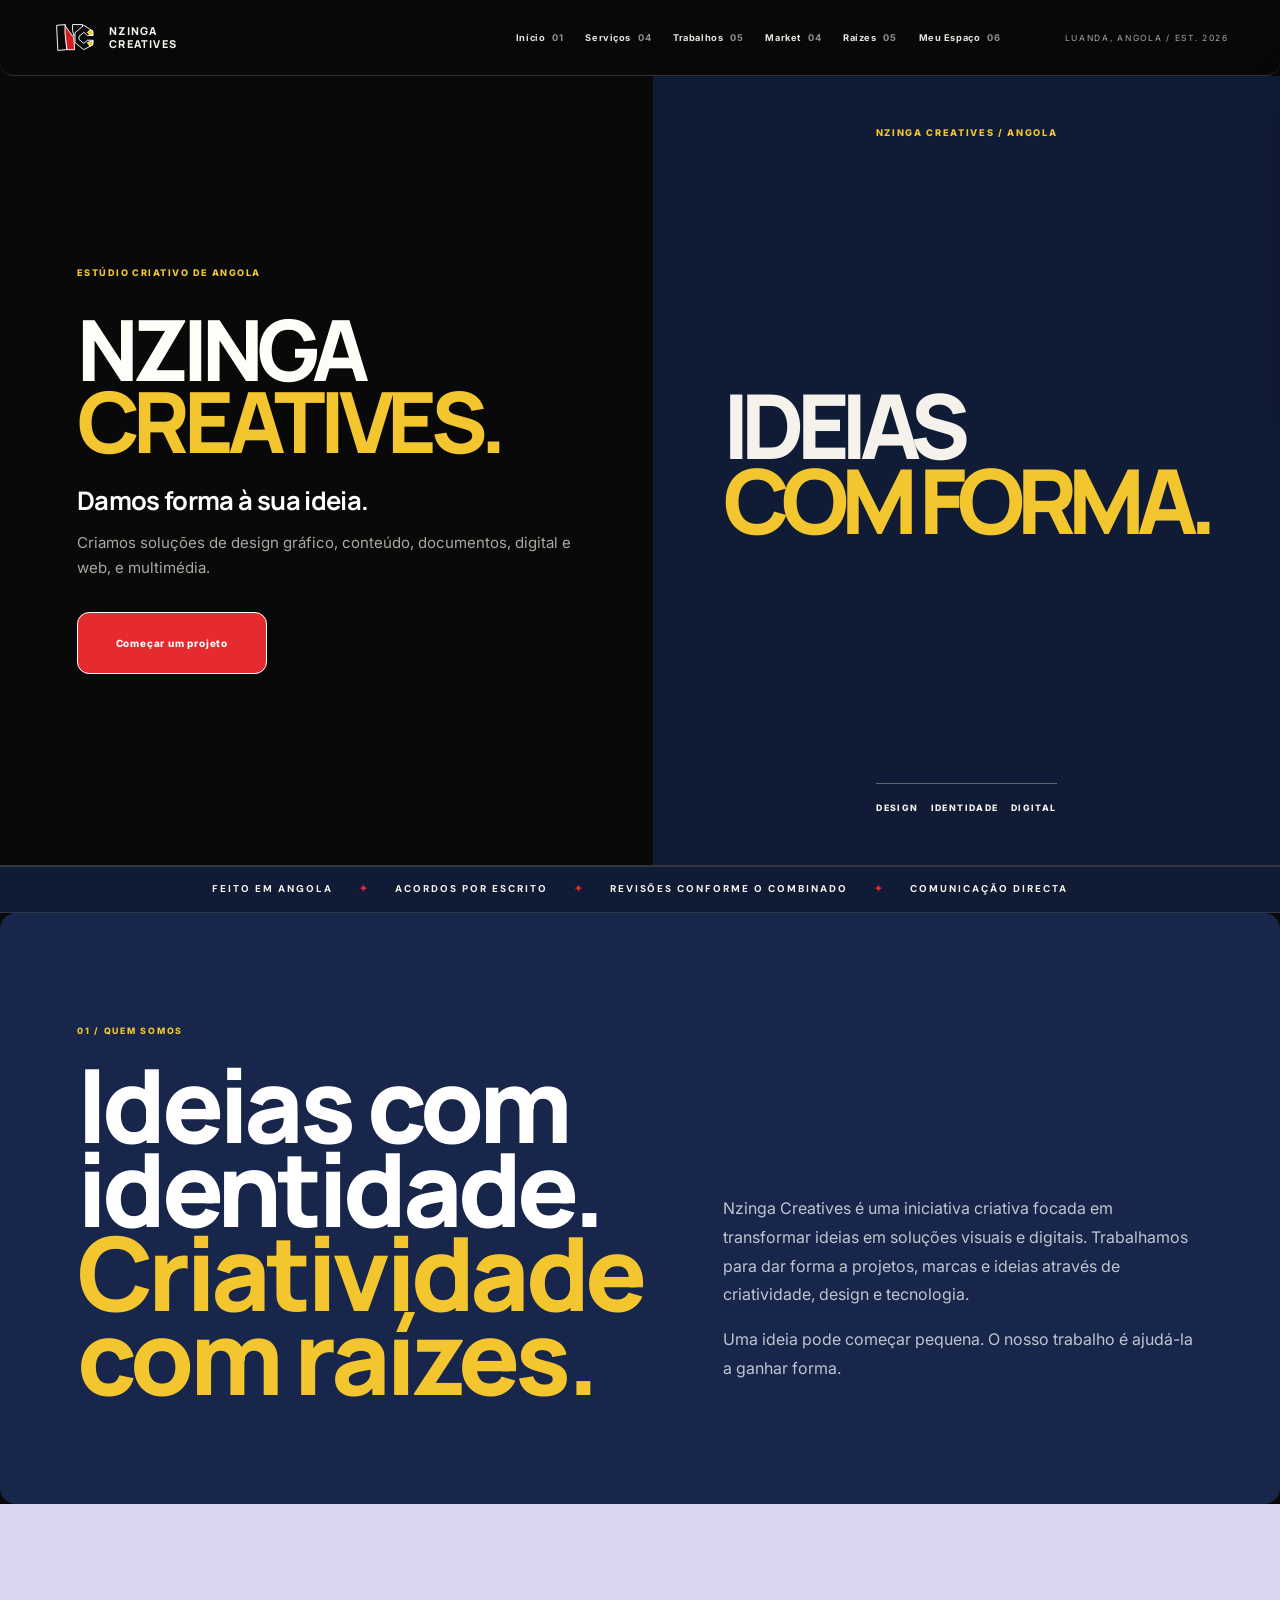
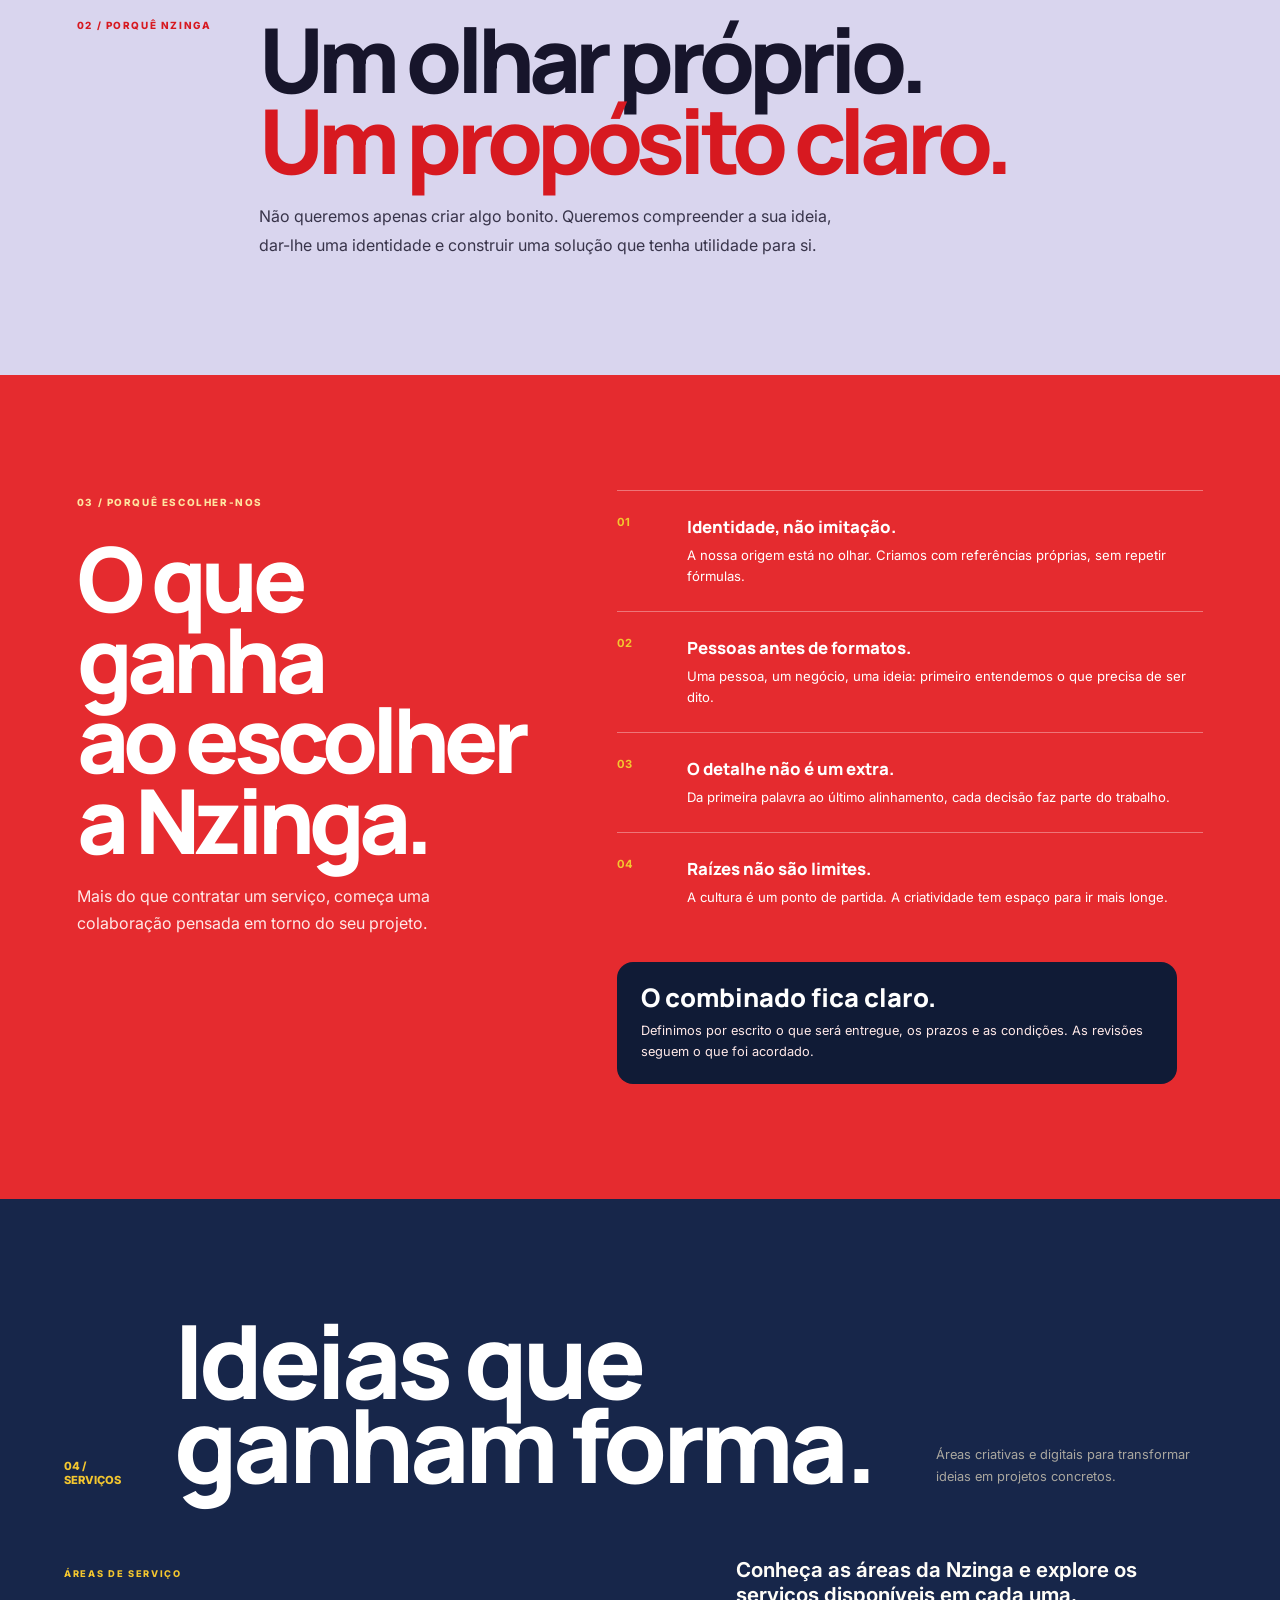
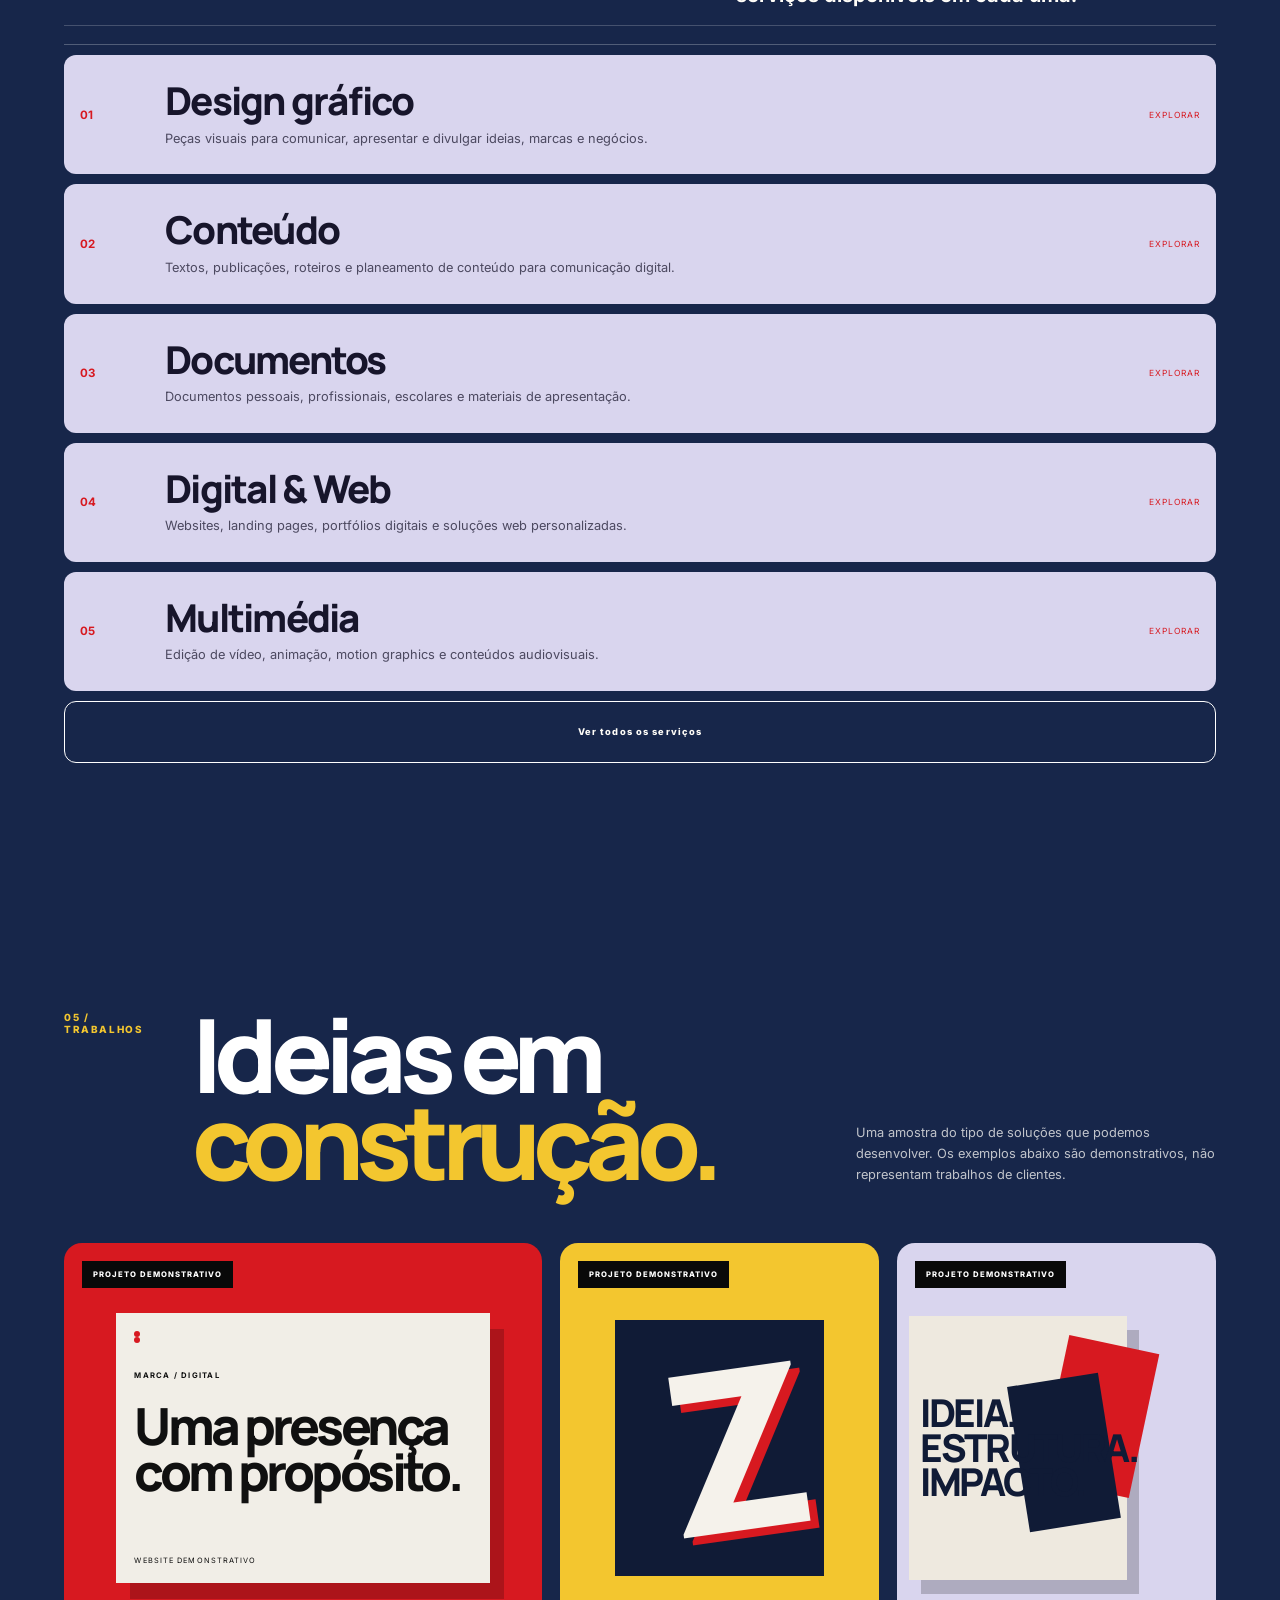
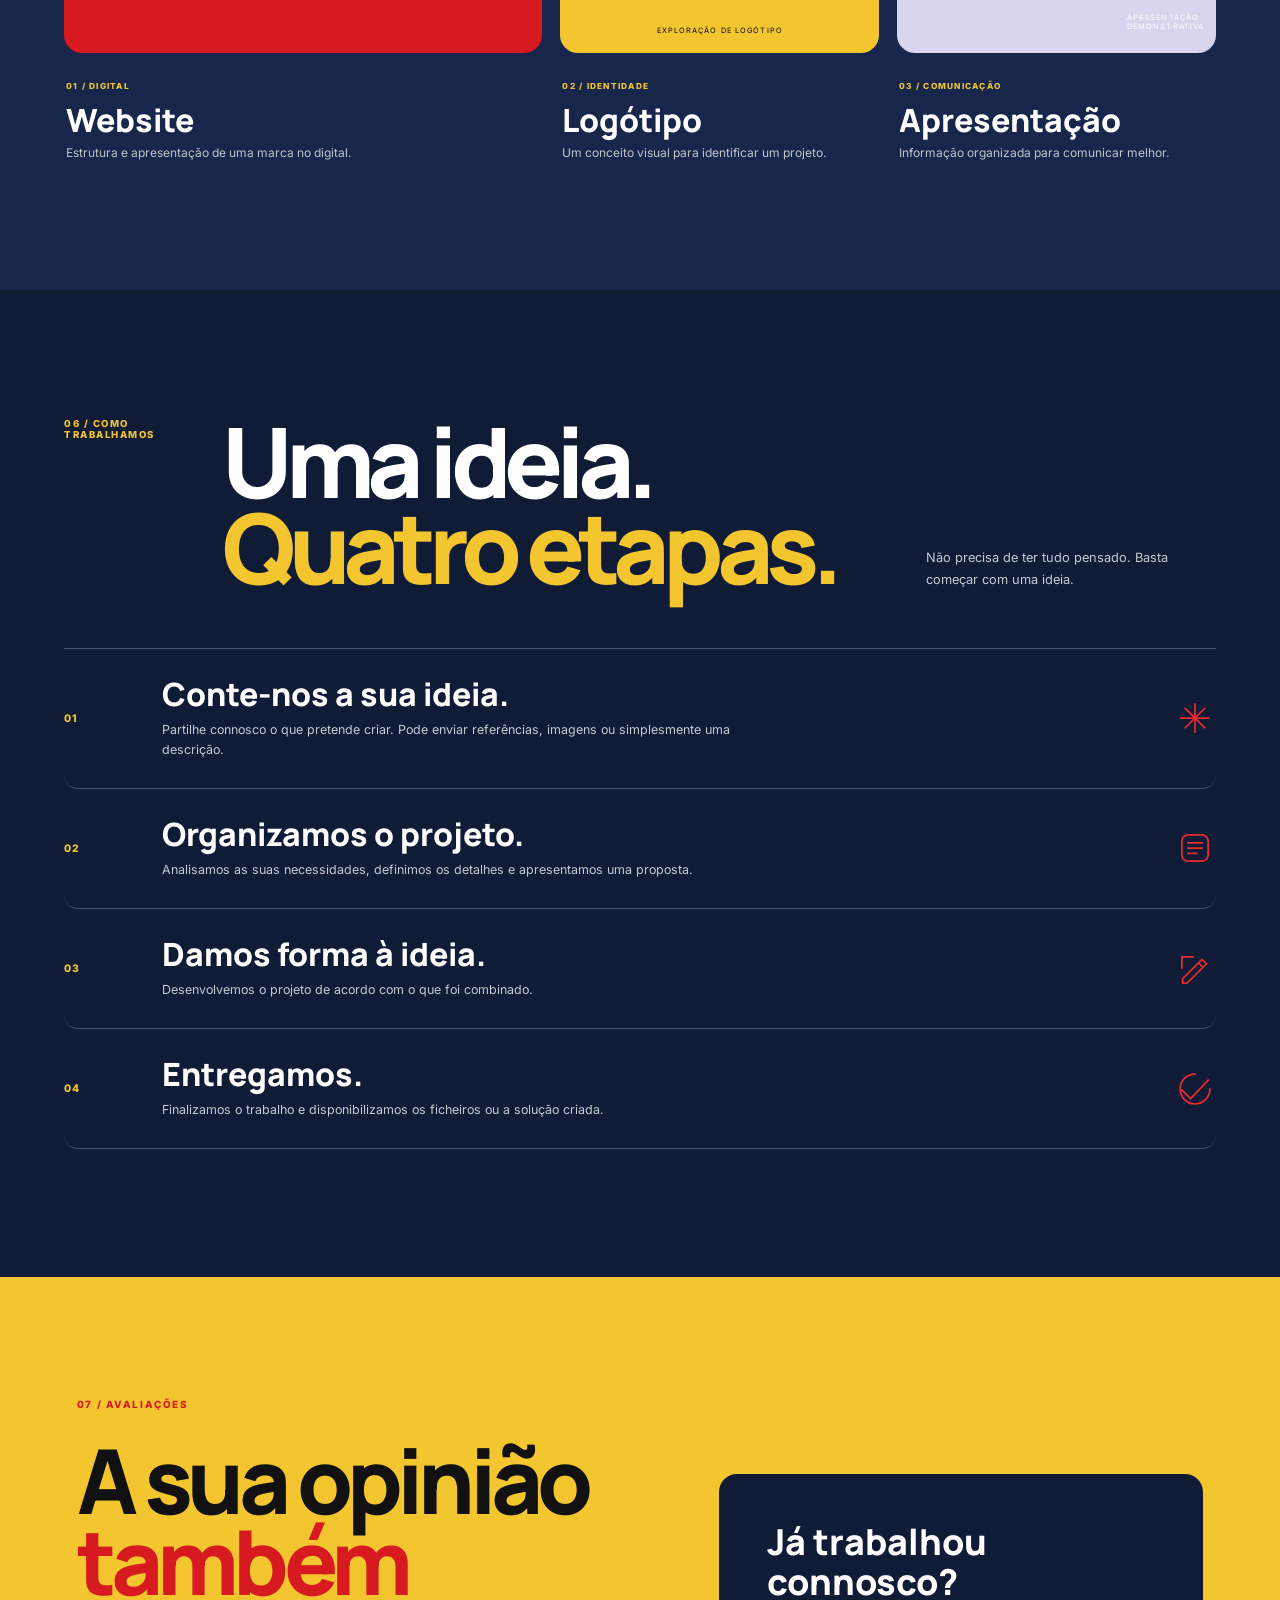
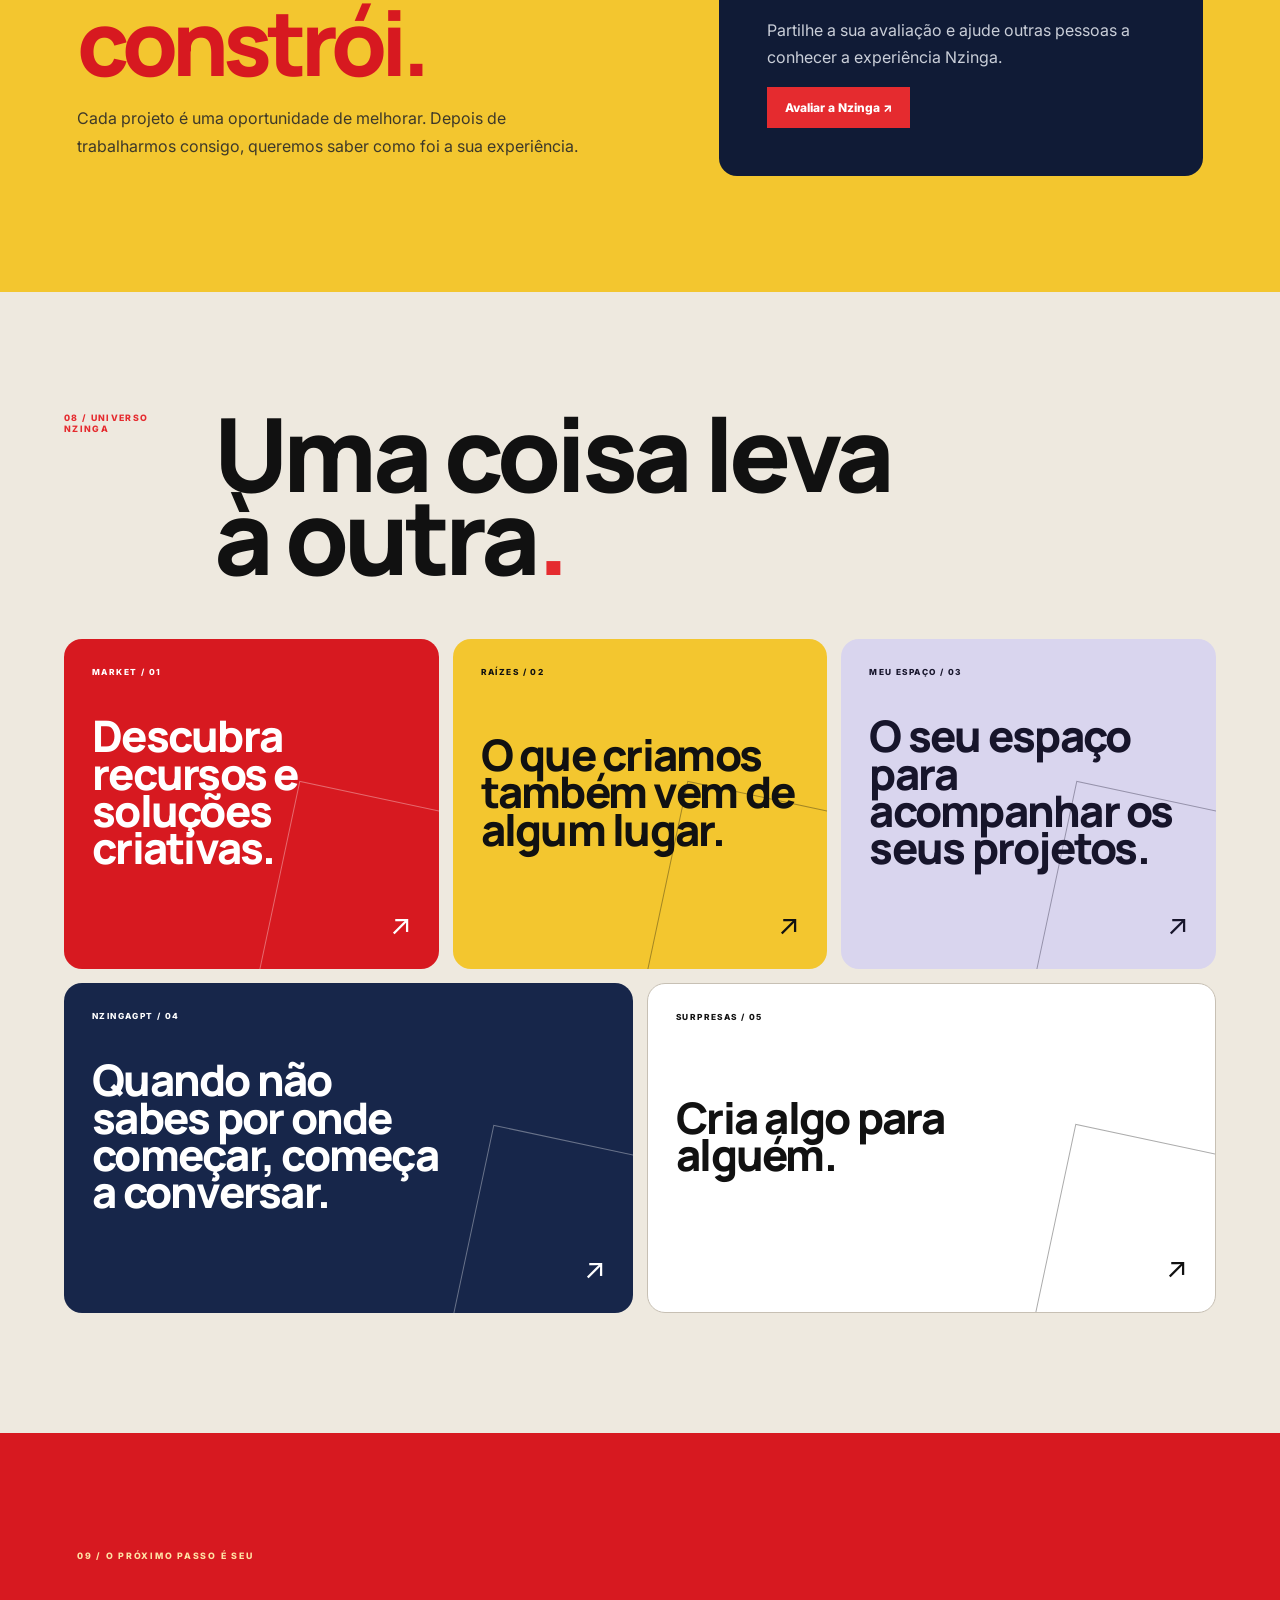
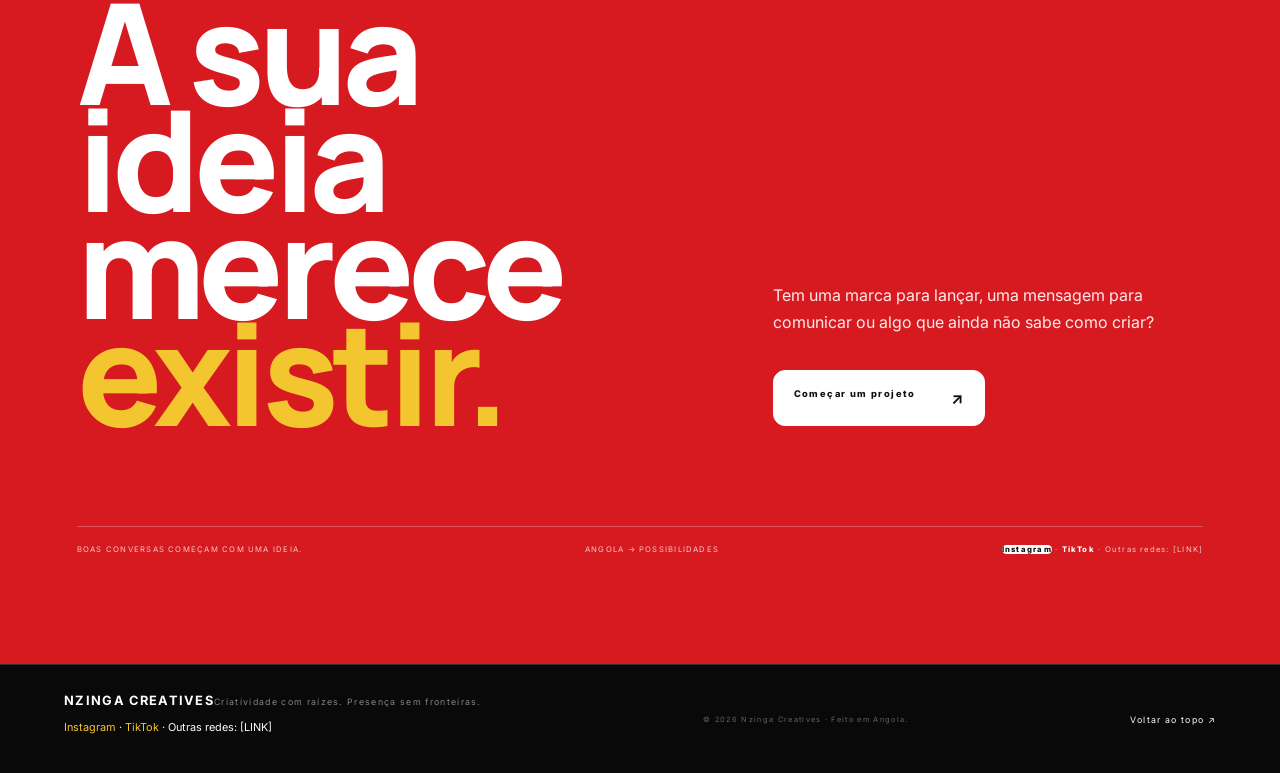
<file: index.html>
<!doctype html>
<html lang="pt-AO">
<head>
<meta charset="utf-8"><meta name="viewport" content="width=device-width,initial-scale=1">
<meta name="theme-color" content="#090909"><meta name="description" content="Nzinga Creatives — damos forma à sua ideia através de soluções visuais e digitais.">
<link rel="icon" href="/nzinga-mark-2026.svg" type="image/svg+xml"><title>Nzinga Creatives — Damos forma à sua ideia.</title>
<link rel="preconnect" href="https://fonts.googleapis.com"><link rel="preconnect" href="https://fonts.gstatic.com" crossorigin>
<link href="https://fonts.googleapis.com/css2?family=Inter:wght@400;500;600;700;800&family=Manrope:wght@400;500;600;700;800&display=swap" rel="stylesheet"><link rel="stylesheet" href="/home-v3.css"><link rel="stylesheet" href="/home-overrides.css"><link rel="stylesheet" href="/home-final-polish.css">
<style>.review-choice-trigger{display:inline-block;border:0;background:#e52b2f;color:#fff;padding:13px 18px;font:800 .75rem Inter,sans-serif;cursor:pointer}.review-choice-modal[hidden]{display:none}.review-choice-modal{position:fixed;inset:0;z-index:1000;background:#000c;display:grid;place-items:center;padding:20px}.review-choice-card{position:relative;width:min(440px,100%);background:#f1eadb;color:#090909;padding:28px;display:flex;flex-direction:column;gap:12px}.review-choice-card>span{font-size:.62rem;font-weight:800;letter-spacing:.15em;color:#e52b2f}.review-choice-card h3{font:800 1.7rem Manrope,sans-serif;margin:4px 0}.review-choice-card p{color:#555;margin:0 0 8px}.review-choice-card>a{display:block;padding:13px 14px;background:#101b36;color:white;font-weight:700;font-size:.83rem}.review-choice-card>a:hover{background:#e52b2f}.review-choice-card small{color:#666;line-height:1.5}.review-choice-close{position:absolute;right:12px;top:8px;border:0;background:none;font-size:1.8rem;cursor:pointer;color:#090909}</style></head><body><div class="nz-home">
<header class="nz-topbar"><a class="nz-wordmark" href="#inicio" aria-label="Nzinga Creatives — início"><img src="/nzinga-mark-2026.svg" alt=""><span>NZINGA<br>CREATIVES</span></a><nav class="nz-desktop-nav" aria-label="Navegação principal"><a href="#inicio">Início <small>01</small></a><a href="#o-que-fazemos">Serviços <small>04</small></a><a href="#trabalhos">Trabalhos <small>05</small></a><a href="/market.html">Market <small>04</small></a><a href="/raizes.html">Raízes <small>05</small></a><a href="/minha-nzinga.html">Meu Espaço <small>06</small></a></nav><div class="nz-topmeta">LUANDA, ANGOLA / EST. 2026</div><button class="nz-menu" id="menuBtn" aria-label="Abrir menu" aria-expanded="false"><span class="menu-bars" aria-hidden="true"><i></i><i></i></span></button></header>
<nav class="nz-drawer" id="drawer" aria-label="Menu principal"><div class="drawer-brand"><img src="/nzinga-mark-2026.svg" alt="Nzinga Creatives"><span>NZINGA CREATIVES</span></div><a href="#inicio">Início <small>01</small></a><a href="#o-que-fazemos">Serviços <small>04</small></a><a href="#trabalhos">Trabalhos <small>05</small></a><a href="/market.html">Market <small>04</small></a><a href="/raizes.html">Raízes <small>05</small></a><a href="/minha-nzinga.html">Meu Espaço <small>06</small></a><a class="drawer-cta" href="/servicos.html">Começar um projeto</a><span>LUANDA, ANGOLA / EST. 2026</span></nav>
<main id="inicio">
<section class="nz-hero"><div class="hero-left"><p class="eyebrow">ESTÚDIO CRIATIVO DE ANGOLA</p><h1>NZINGA<br><span>CREATIVES</span><span class="dot">.</span></h1><p class="hero-slogan">Damos forma à sua ideia.</p><p class="hero-intro">Criamos soluções de design gráfico, conteúdo, documentos, digital e web, e multimédia.</p><a class="square-link" href="/servicos.html"><span>Começar um projeto</span></a></div><div class="hero-right hero-static" aria-label="Apresentação tipográfica da Nzinga Creatives"><span class="hero-static-kicker">NZINGA CREATIVES / ANGOLA</span><div class="hero-static-word">IDEIAS<br><em>COM FORMA.</em></div><div class="hero-static-bottom"><span>DESIGN</span><span>IDENTIDADE</span><span>DIGITAL</span></div></div></section>
<div class="ticker"><div>FEITO EM ANGOLA <b>✦</b> ACORDOS POR ESCRITO <b>✦</b> REVISÕES CONFORME O COMBINADO <b>✦</b> COMUNICAÇÃO DIRECTA</div></div>
<section class="about-teaser" id="quem-somos"><div><span>01 / QUEM SOMOS</span><h2>Ideias com<br>identidade.<br><em>Criatividade com raízes.</em></h2></div><div class="about-teaser-copy"><p>Nzinga Creatives é uma iniciativa criativa focada em transformar ideias em soluções visuais e digitais. Trabalhamos para dar forma a projetos, marcas e ideias através de criatividade, design e tecnologia.</p><p>Uma ideia pode começar pequena. O nosso trabalho é ajudá-la a ganhar forma.</p></div></section>
<section class="nz-why-intro" id="porque-nzinga"><span>02 / PORQUÊ NZINGA</span><div><h2>Um olhar próprio.<br><em>Um propósito claro.</em></h2><p>Não queremos apenas criar algo bonito. Queremos compreender a sua ideia, dar-lhe uma identidade e construir uma solução que tenha utilidade para si.</p></div></section>
<section class="why-reasons" id="motivos"><div class="why-reasons-heading"><span>03 / PORQUÊ ESCOLHER-NOS</span><h2>O que ganha<br>ao escolher a Nzinga.</h2><p>Mais do que contratar um serviço, começa uma colaboração pensada em torno do seu projeto.</p></div><div class="reasons"><article><b>01</b><div><h3>Identidade, não imitação.</h3><p>A nossa origem está no olhar. Criamos com referências próprias, sem repetir fórmulas.</p></div></article><article><b>02</b><div><h3>Pessoas antes de formatos.</h3><p>Uma pessoa, um negócio, uma ideia: primeiro entendemos o que precisa de ser dito.</p></div></article><article><b>03</b><div><h3>O detalhe não é um extra.</h3><p>Da primeira palavra ao último alinhamento, cada decisão faz parte do trabalho.</p></div></article><article><b>04</b><div><h3>Raízes não são limites.</h3><p>A cultura é um ponto de partida. A criatividade tem espaço para ir mais longe.</p></div></article><div class="why-guarantee"><strong>O combinado fica claro.</strong><p>Definimos por escrito o que será entregue, os prazos e as condições. As revisões seguem o que foi acordado.</p></div></div></section>
<section class="service-stage nz-services" id="o-que-fazemos"><div class="stage-heading"><span>04 / SERVIÇOS</span><h2>Ideias que<br>ganham forma.</h2><p>Áreas criativas e digitais para transformar ideias em projetos concretos.</p></div><div class="nz-services-intro"><span class="nz-services-kicker">ÁREAS DE SERVIÇO</span><p>Conheça as áreas da Nzinga e explore os serviços disponíveis em cada uma.</p></div><div class="nz-service-list"><a class="nz-service-item" href="/servicos.html"><b>01</b><span><strong>Design gráfico</strong><small>Peças visuais para comunicar, apresentar e divulgar ideias, marcas e negócios.</small></span><i>EXPLORAR</i></a><a class="nz-service-item" href="/servicos.html"><b>02</b><span><strong>Conteúdo</strong><small>Textos, publicações, roteiros e planeamento de conteúdo para comunicação digital.</small></span><i>EXPLORAR</i></a><a class="nz-service-item" href="/servicos.html"><b>03</b><span><strong>Documentos</strong><small>Documentos pessoais, profissionais, escolares e materiais de apresentação.</small></span><i>EXPLORAR</i></a><a class="nz-service-item" href="/servicos.html"><b>04</b><span><strong>Digital &amp; Web</strong><small>Websites, landing pages, portfólios digitais e soluções web personalizadas.</small></span><i>EXPLORAR</i></a><a class="nz-service-item" href="/servicos.html"><b>05</b><span><strong>Multimédia</strong><small>Edição de vídeo, animação, motion graphics e conteúdos audiovisuais.</small></span><i>EXPLORAR</i></a></div><a class="square-link" href="/servicos.html"><span>Ver todos os serviços</span></a></section>
<section class="nz-work-section" id="trabalhos"><div class="nz-work-heading"><span>05 / TRABALHOS</span><div><h2>Ideias em<br><em>construção.</em></h2><p>Uma amostra do tipo de soluções que podemos desenvolver. Os exemplos abaixo são demonstrativos, não representam trabalhos de clientes.</p></div></div><div class="nz-work-grid"><article class="nz-work-card nz-work-web"><div class="nz-work-visual"><span class="demo-tag">PROJETO DEMONSTRATIVO</span><div class="demo-browser"><i></i><i></i><b>MARCA / DIGITAL</b><strong>Uma presença<br>com propósito.</strong><small>WEBSITE DEMONSTRATIVO</small></div></div><div class="nz-work-meta"><span>01 / DIGITAL</span><h3>Website</h3><p>Estrutura e apresentação de uma marca no digital.</p></div></article><article class="nz-work-card nz-work-logo"><div class="nz-work-visual"><span class="demo-tag">PROJETO DEMONSTRATIVO</span><div class="demo-mark" aria-label="Símbolo gráfico demonstrativo"><span class="demo-mark-z">Z</span><i class="demo-mark-orbit"></i><i class="demo-mark-dot"></i></div><small>EXPLORAÇÃO DE LOGÓTIPO</small></div><div class="nz-work-meta"><span>02 / IDENTIDADE</span><h3>Logótipo</h3><p>Um conceito visual para identificar um projeto.</p></div></article><article class="nz-work-card nz-work-deck"><div class="nz-work-visual"><span class="demo-tag">PROJETO DEMONSTRATIVO</span><div class="demo-slides"><i></i><i></i><b>IDEIA.<br>ESTRUTURA.<br>IMPACTO.</b></div><small>APRESENTAÇÃO DEMONSTRATIVA</small></div><div class="nz-work-meta"><span>03 / COMUNICAÇÃO</span><h3>Apresentação</h3><p>Informação organizada para comunicar melhor.</p></div></article></div></section>
<section class="nz-process-section" id="como-trabalhamos"><div class="nz-process-heading"><span>06 / COMO TRABALHAMOS</span><div><h2>Uma ideia.<br><em>Quatro etapas.</em></h2><p>Não precisa de ter tudo pensado. Basta começar com uma ideia.</p></div></div><div class="nz-process-list"><article class="nz-process-step"><span class="nz-process-number">01</span><div><h3>Conte-nos a sua ideia.</h3><p>Partilhe connosco o que pretende criar. Pode enviar referências, imagens ou simplesmente uma descrição.</p></div><span class="nz-process-symbol" aria-hidden="true"><svg viewBox="0 0 48 48"><path d="M8 24h32M24 8v32M13 13l22 22M35 13 13 35"/></svg></span></article><article class="nz-process-step"><span class="nz-process-number">02</span><div><h3>Organizamos o projeto.</h3><p>Analisamos as suas necessidades, definimos os detalhes e apresentamos uma proposta.</p></div><span class="nz-process-symbol" aria-hidden="true"><svg viewBox="0 0 48 48"><rect x="9" y="9" width="30" height="30" rx="7"/><path d="M16 18h16M16 24h16M16 30h10"/></svg></span></article><article class="nz-process-step"><span class="nz-process-number">03</span><div><h3>Damos forma à ideia.</h3><p>Desenvolvemos o projeto de acordo com o que foi combinado.</p></div><span class="nz-process-symbol" aria-hidden="true"><svg viewBox="0 0 48 48"><path d="M10 35 32 13l5 5-22 22H10zM28 17l5 5M9 10h13M9 10v13"/></svg></span></article><article class="nz-process-step"><span class="nz-process-number">04</span><div><h3>Entregamos.</h3><p>Finalizamos o trabalho e disponibilizamos os ficheiros ou a solução criada.</p></div><span class="nz-process-symbol" aria-hidden="true"><svg viewBox="0 0 48 48"><path d="M9 25 19 35 39 14"/><path d="M24 7a17 17 0 1 0 17 17"/></svg></span></article></div></section>
<section class="nz-reviews" id="avaliacoes"><div class="nz-reviews-head"><span>07 / AVALIAÇÕES</span><h2>A sua opinião<br><em>também constrói.</em></h2><p>Cada projeto é uma oportunidade de melhorar. Depois de trabalharmos consigo, queremos saber como foi a sua experiência.</p></div><div class="nz-review-note"><strong>Já trabalhou connosco?</strong><p>Partilhe a sua avaliação e ajude outras pessoas a conhecer a experiência Nzinga.</p><button type="button" id="openReviewChoices" class="review-choice-trigger">Avaliar a Nzinga ↗</button><div class="review-choice-modal" id="reviewChoiceModal" hidden><div class="review-choice-card" role="dialog" aria-modal="true" aria-labelledby="reviewChoiceTitle"><button type="button" id="closeReviewChoices" class="review-choice-close" aria-label="Fechar">×</button><span>AVALIAÇÃO / NZINGA CREATIVES</span><h3 id="reviewChoiceTitle">Como preferes enviar?</h3><p>Escolhe onde queres deixar a tua avaliação.</p><a id="reviewAccountChoice" href="/minha-nzinga.html#avaliacoes-conta">Enviar pela minha conta Nzinga</a><a href="mailto:nzingacreatives@gmail.com?subject=Avalia%C3%A7%C3%A3o%20Nzinga%20Creatives">Enviar por e-mail</a><a href="https://wa.me/244949805066?text=Ol%C3%A1%2C%20quero%20enviar%20uma%20avalia%C3%A7%C3%A3o%20sobre%20a%20minha%20experi%C3%AAncia%20com%20a%20Nzinga%20Creatives." target="_blank" rel="noopener">Enviar por WhatsApp</a><small>Se já tiveres sessão iniciada, a opção da conta abre diretamente a área de avaliação.</small></div></div></div></section>
<section class="universe" id="universo"><div class="universe-head"><span>08 / UNIVERSO NZINGA</span><h2>Uma coisa leva<br>à outra<span>.</span></h2></div><div class="universe-grid"><a class="u-card u-market" href="/market.html"><small>MARKET / 01</small><strong>Descubra recursos e soluções criativas.</strong><span>↗</span></a><a class="u-card u-raizes" href="/raizes.html"><small>RAÍZES / 02</small><strong>O que criamos também vem de algum lugar.</strong><span>↗</span></a><a class="u-card u-espaco" href="/minha-nzinga.html"><small>MEU ESPAÇO / 03</small><strong>O seu espaço para acompanhar os seus projetos.</strong><span>↗</span></a><a class="u-card u-gpt" href="/nzingagpt.html"><small>NZINGAGPT / 04</small><strong>Quando não sabes por onde começar, começa a conversar.</strong><span>↗</span></a><a class="u-card u-surpresa" href="/surpresas.html"><small>SURPRESAS / 05</small><strong>Cria algo para alguém.</strong><span>↗</span></a></div></section>
<section class="conversion"><div class="conversion-pattern"></div><div class="conversion-inner"><span>09 / O PRÓXIMO PASSO É SEU</span><div><h2>A sua ideia<br>merece <em>existir.</em></h2><div><p>Tem uma marca para lançar, uma mensagem para comunicar ou algo que ainda não sabe como criar?</p><a href="/servicos.html">Começar um projeto <b>↗</b></a></div></div><footer><span>BOAS CONVERSAS COMEÇAM COM UMA IDEIA.</span><span>ANGOLA → POSSIBILIDADES</span><span><a href="https://www.instagram.com/nzingacreatives?rpxt=Y3ptaDMzZWplMDB5" target="_blank" rel="noopener">Instagram</a> · <a href="https://vm.tiktok.com/ZS9ypSKLVuNwc-rc1wx/" target="_blank" rel="noopener">TikTok</a> · Outras redes: [LINK]</span></footer></div></section></main><footer class="nz-footer"><div><strong>NZINGA CREATIVES</strong><span>Criatividade com raízes. Presença sem fronteiras.</span><p><a href="https://www.instagram.com/nzingacreatives?rpxt=Y3ptaDMzZWplMDB5" target="_blank" rel="noopener">Instagram</a> · <a href="https://vm.tiktok.com/ZS9ypSKLVuNwc-rc1wx/" target="_blank" rel="noopener">TikTok</a> · Outras redes: [LINK]</span></p></div><small>© 2026 Nzinga Creatives · Feito em Angola.</small><a href="#inicio">Voltar ao topo ↗</a></footer></div>
<script>const btn=document.getElementById('menuBtn'),drawer=document.getElementById('drawer');function setMenu(open){drawer.classList.toggle('open',open);document.body.classList.toggle('menu-open',open);document.querySelector('.nz-home')?.classList.toggle('menu-open',open);btn.setAttribute('aria-expanded',String(open));btn.setAttribute('aria-label',open?'Fechar menu':'Abrir menu')}function toggleMenu(){setMenu(!drawer.classList.contains('open'))}btn.addEventListener('click',toggleMenu);drawer.querySelectorAll('a').forEach(a=>a.addEventListener('click',()=>setMenu(false)));document.addEventListener('click',e=>{if(drawer.classList.contains('open')&&!drawer.contains(e.target)&&!btn.contains(e.target))setMenu(false)});document.addEventListener('keydown',e=>{if(e.key==='Escape')setMenu(false)});document.addEventListener('DOMContentLoaded',()=>{const modal=document.getElementById('reviewChoiceModal'),open=document.getElementById('openReviewChoices'),close=document.getElementById('closeReviewChoices');if(!modal||!open||!close)return;open.addEventListener('click',()=>{modal.hidden=false;const key=Object.keys(localStorage).find(k=>k.startsWith('sb-')&&k.endsWith('-auth-token'));let signed=false;try{const session=key?JSON.parse(localStorage.getItem(key)||'{}'):null;signed=!!session?.access_token}catch(e){}const account=document.getElementById('reviewAccountChoice');if(signed){account.textContent='Abrir as minhas avaliações';account.href='/minha-nzinga.html#avaliacoes-conta'}else{account.textContent='Entrar ou criar conta Nzinga';account.href='/minha-nzinga.html#avaliacoes-conta'}});close.addEventListener('click',()=>modal.hidden=true);modal.addEventListener('click',e=>{if(e.target===modal)modal.hidden=true});document.addEventListener('keydown',e=>{if(e.key==='Escape')modal.hidden=true})});</script>
</body></html>
</file>
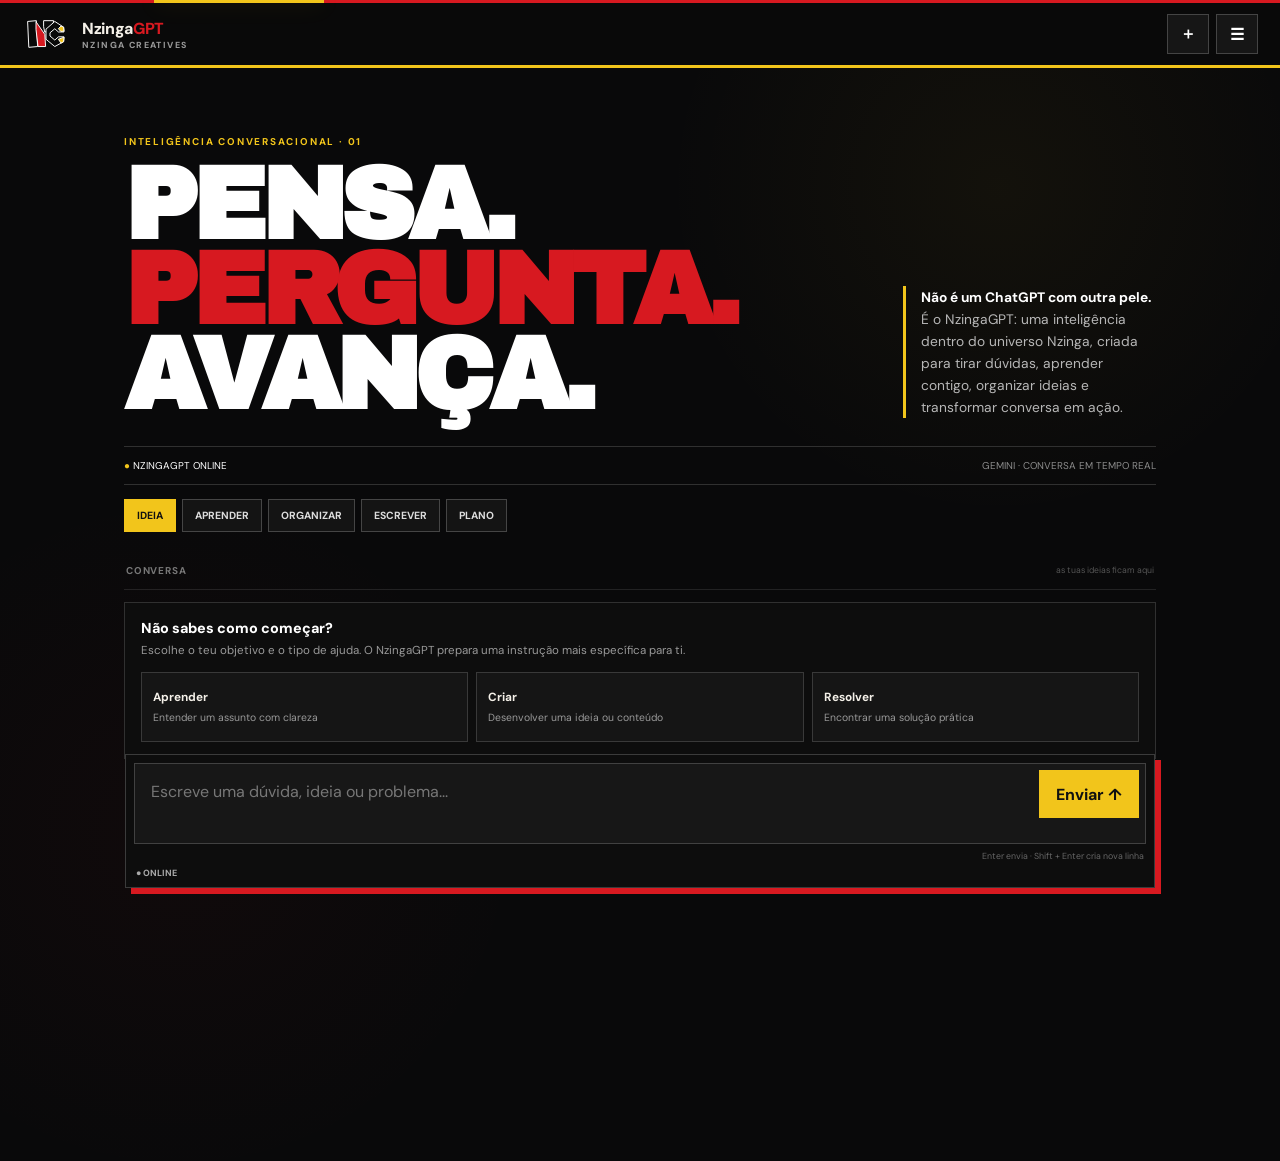
<file: nzingagpt.html>
<!doctype html>
<html lang="pt-AO">
<head>
<meta charset="utf-8">
<meta name="viewport" content="width=device-width,initial-scale=1">
<meta name="theme-color" content="#090909">
<meta name="description" content="NzingaGPT — uma inteligência conversacional da Nzinga Creatives.">
<link rel="icon" href="/nzinga-mark-2026.svg" type="image/svg+xml">
<title>NzingaGPT — Nzinga Creatives</title>
<link rel="preconnect" href="https://fonts.googleapis.com">
<link rel="preconnect" href="https://fonts.gstatic.com" crossorigin>
<link href="https://fonts.googleapis.com/css2?family=Archivo+Black&family=DM+Sans:wght@400;500;600;700&display=swap" rel="stylesheet">
<style>
:root{--black:#090909;--paper:#f4f0e8;--white:#fff;--red:#d71920;--yellow:#f2c51b;--muted:#929292;--line:#303030}*{box-sizing:border-box}html,body{margin:0;min-height:100%;font-family:'DM Sans',sans-serif;background:var(--black);color:#fff}body{overflow-x:hidden}button,input,textarea{font:inherit}button{cursor:pointer}a{color:inherit}.gpt-app{min-height:100vh;background:var(--black);padding-bottom:150px}.gpt-topbar{height:68px;position:fixed;top:0;left:0;right:0;z-index:10030;display:flex;align-items:center;justify-content:space-between;padding:0 22px;background:#090909;border-top:3px solid var(--red);border-bottom:3px solid var(--yellow)}.gpt-brand{display:flex;align-items:center;gap:12px;text-decoration:none}.gpt-brand img{width:48px;height:36px;object-fit:contain}.gpt-brand-name{font-weight:800;letter-spacing:-.02em;color:#f4f0e8}.gpt-brand-name .brand-gpt{color:var(--red)}.gpt-brand-name small{display:block;font-size:.55rem;letter-spacing:.16em;color:#999;text-transform:uppercase}.gpt-top-actions{display:flex;gap:7px}.icon-btn{width:42px;height:40px;border:1px solid #444;background:#161616;color:#fff;display:grid;place-items:center;font-weight:700;font-size:1rem}.icon-btn:hover{background:var(--yellow);color:#111;border-color:#111}
.gpt-drawer{position:fixed;z-index:10050;left:0;top:0;bottom:0;width:min(390px,90vw);background:var(--paper);color:var(--black);border-right:5px solid var(--red);transform:translateX(-105%);transition:transform .2s ease;overflow:auto;padding:86px 22px 30px}.gpt-drawer.open{transform:translateX(0)}.gpt-drawer-backdrop{position:fixed;inset:0;z-index:10040;background:rgba(0,0,0,.7);opacity:0;pointer-events:none;transition:.2s}.gpt-drawer-backdrop.open{opacity:1;pointer-events:auto}.drawer-pages{display:grid;grid-template-columns:1fr 1fr;gap:7px;margin:12px 0 20px}.drawer-pages a{display:block;padding:10px;border:1px solid #bbb;text-decoration:none;font-size:.75rem;font-weight:700}.drawer-pages a:hover{background:var(--yellow);color:#111;border-color:#111}.drawer-head{display:flex;justify-content:space-between;align-items:center;border-bottom:3px solid var(--black);padding-bottom:14px}.drawer-head h2{font-family:'Archivo Black';font-size:1.3rem;margin:0}.drawer-close{width:38px;height:38px;border:2px solid var(--black);background:transparent}.drawer-close:hover{background:var(--yellow)}.drawer-new{width:100%;margin:18px 0 8px;padding:13px 14px;border:2px solid var(--black);background:var(--black);color:#fff;text-align:left;font-weight:700}.drawer-new:hover{background:var(--red)}.drawer-anon{width:100%;padding:12px 14px;border:2px solid var(--black);background:transparent;text-align:left;font-weight:700}.drawer-anon.active{background:var(--red);color:#fff}.drawer-label{margin:25px 0 8px;font-size:.62rem;font-weight:700;letter-spacing:.16em}.drawer-search{width:100%;padding:12px;border:2px solid var(--black);background:#fff;outline:0}.drawer-search:focus{border-color:var(--red)}.history-list{display:grid;gap:6px;margin-top:9px}.gpt-history-item{display:grid;grid-template-columns:1fr auto auto;gap:4px}.gpt-history-open,.gpt-history-rename,.gpt-history-delete{min-width:0;border:1px solid var(--black);background:transparent;color:var(--black);padding:9px;text-align:left}.gpt-history-title{display:block;overflow:hidden;text-overflow:ellipsis;white-space:nowrap;font-weight:600;font-size:.72rem}.gpt-history-open small{display:block;font-size:.55rem;margin-top:3px;opacity:.6}.gpt-history-rename,.gpt-history-delete{width:34px;text-align:center}.gpt-history-open:hover,.gpt-history-rename:hover{background:var(--yellow)}.gpt-history-delete:hover{background:var(--red);color:#fff}.gpt-history-empty{font-size:.7rem;color:#666;padding:10px 0}.drawer-clear{width:100%;margin-top:10px;padding:10px;border:1px solid var(--black);background:transparent;font-size:.65rem;font-weight:700}.drawer-clear:hover{background:var(--red);color:#fff}
.gpt-main{max-width:1080px;margin:auto;padding:105px 24px 0}.gpt-intro{min-height:235px;display:grid;grid-template-columns:1.5fr .5fr;gap:20px;align-items:end;border-bottom:1px solid var(--line);padding:30px 0 28px}.eyebrow{font-size:.62rem;letter-spacing:.18em;font-weight:700;color:var(--yellow);margin:0 0 15px}.gpt-intro h1{font-family:'Archivo Black';font-size:clamp(3.2rem,8vw,7.5rem);line-height:.83;letter-spacing:-.055em;margin:0;text-transform:uppercase}.gpt-intro h1 span{color:var(--red)}.intro-copy{align-self:end;color:#b7b7b7;font-size:.86rem;line-height:1.6;border-left:3px solid var(--yellow);padding-left:15px}.intro-copy strong{color:#fff}.gpt-status{display:flex;align-items:center;justify-content:space-between;padding:12px 0;border-bottom:1px solid var(--line);font-size:.62rem;color:#8d8d8d}.status-online{color:#fff}.status-online b{color:var(--yellow)}.mode-strip{display:flex;gap:6px;overflow:auto;padding:14px 0 10px}.mode-btn{flex:0 0 auto;border:1px solid #454545;background:#141414;color:#ddd;padding:9px 12px;font-size:.65rem;font-weight:700}.mode-btn:hover,.mode-btn.active{background:var(--yellow);border-color:var(--yellow);color:#111}.start-panel{border-top:1px solid var(--line);border-bottom:1px solid var(--line);padding:13px 0}.start-bar{display:flex;align-items:center;justify-content:space-between}.start-title{font-weight:700;font-size:.78rem}.start-sub{font-size:.62rem;color:#888;margin-top:2px}.start-toggle{width:30px;height:30px;border:1px solid #555;background:transparent;color:#fff}.start-toggle:hover{background:var(--yellow);color:#111}.start-options{padding-top:12px}.start-options[hidden]{display:none}.starter-row{display:flex;gap:6px;flex-wrap:wrap}.starter-inline{border:1px solid #444;background:#151515;color:#ddd;padding:8px 10px;font-size:.63rem}.starter-inline:hover{background:var(--yellow);color:#111;border-color:var(--yellow)}
.chat-shell{margin-top:14px;border:1px solid #303030;background:#0d0d0d}.chat-head{height:46px;display:flex;align-items:center;justify-content:space-between;padding:0 14px;border-bottom:1px solid #303030}.chat-head strong{font-size:.68rem}.chat-head span{font-size:.58rem;color:#777}.messages{min-height:420px;max-height:calc(100vh - 300px);overflow:auto;padding:28px 24px 24px;display:flex;flex-direction:column;gap:22px}.bubble{max-width:min(760px,90%);padding:15px 17px;border:1px solid #343434;line-height:1.68;font-size:.91rem;overflow-wrap:anywhere}.bubble.assistant{align-self:flex-start;background:#151515;color:#eee;border-left:4px solid var(--yellow)}.bubble.user{align-self:flex-end;background:#eee;color:#111;border-right:4px solid var(--red);white-space:pre-wrap}.bubble p{margin:0 0 10px}.bubble p:last-child{margin-bottom:0}.bubble h1,.bubble h2,.bubble h3{font-family:'Archivo Black';line-height:1.12;margin:20px 0 12px;overflow-wrap:anywhere}.bubble strong{font-weight:800;color:#fff}.bubble em{font-style:italic}.bubble ul,.bubble ol{line-height:1.8;margin:10px 0 14px}.bubble li{padding-left:3px;margin:4px 0}.bubble blockquote{margin:12px 0}.bubble hr{border:0;border-top:1px solid #444;margin:18px 0}.bubble h1{font-size:1.5rem}.bubble h2{font-size:1.25rem}.bubble h3{font-size:1.05rem}.bubble code{background:#292929;padding:2px 5px}.bubble pre{background:#050505;color:#fff;border:1px solid #333;padding:13px;overflow:auto}.bubble blockquote{border-left:3px solid var(--red);padding-left:12px;color:#aaa}.bubble a{color:var(--yellow)}.bubble ul,.bubble ol{padding-left:23px}.gpt-first-prompts{display:flex;flex-wrap:wrap;gap:6px;max-width:760px}.gpt-first-prompts button{border:1px solid #444;background:#141414;color:#ddd;padding:9px 11px;font-size:.65rem}.gpt-first-prompts button:hover{background:var(--yellow);color:#111}
.composer-wrap{position:fixed;z-index:10020;left:50%;bottom:12px;transform:translateX(-50%);width:min(1030px,calc(100% - 30px));background:#0d0d0d;border:1px solid #3b3b3b;padding:8px;box-shadow:6px 6px 0 var(--red)}.composer{display:flex;gap:6px;background:#171717;border:1px solid #414141;padding:6px}.composer textarea{flex:1;min-width:0;min-height:48px;max-height:180px;resize:none;border:0;outline:0;background:transparent;color:#fff;padding:11px 10px;line-height:1.4}.composer textarea::placeholder{color:#777}.composer button{height:48px;border:0;background:var(--yellow);color:#111;padding:0 17px;font-weight:700}.composer button:hover{background:#fff}.composer button:disabled{opacity:.5}.composer-hint{font-size:.55rem;color:#666;text-align:right;margin:6px 2px 0}.status-note{font-size:.56rem;color:#666;margin:5px 2px 0}.status-note #status{font-weight:700;color:#aaa}.gpt-voice-btn,.gpt-voice-mode,#gptStopBtn{height:48px!important;border:1px solid #555!important;background:#171717!important;color:#fff!important;padding:0 12px!important}.gpt-voice-btn:hover,.gpt-voice-mode:hover,.gpt-voice-mode.active,#gptStopBtn:hover{background:var(--yellow)!important;color:#111!important}.gpt-message-tools{display:flex;gap:4px;margin-top:10px;padding-top:8px;border-top:1px solid #333}.gpt-message-tools button{width:30px;height:27px;border:1px solid #444;background:transparent;color:#999}.gpt-message-tools button:hover,.gpt-message-tools button.active{background:var(--yellow);color:#111;border-color:var(--yellow)}
@media(max-width:700px){.gpt-topbar{padding:0 13px}.gpt-brand img{width:42px}.gpt-brand-name{font-size:.9rem}.gpt-main{padding:94px 14px 0}.gpt-intro{grid-template-columns:1fr;min-height:auto;gap:22px;padding:24px 0}.gpt-intro h1{font-size:clamp(3rem,17vw,5rem)}.intro-copy{max-width:500px}.messages{min-height:390px;max-height:calc(100vh - 300px);padding:20px 12px}.bubble{max-width:94%;font-size:.86rem;padding:13px 14px}.composer-wrap{width:calc(100% - 14px);bottom:6px}.composer{flex-wrap:wrap}.composer textarea{flex-basis:100%;min-height:44px}.composer button,.gpt-voice-btn,.gpt-voice-mode,#gptStopBtn{height:44px!important}.composer button{flex:1}.gpt-drawer{width:92vw}}@media(max-width:430px){.gpt-topbar{height:62px}.gpt-brand-name small{display:none}.gpt-intro{padding-top:20px}.gpt-status{align-items:flex-start;gap:8px;flex-direction:column}.mode-strip{padding-top:10px}.chat-head span{display:none}.messages{min-height:360px}.gpt-message-tools button{width:28px}}
</style>
</head>
<body>
<div class="gpt-app">
<header class="gpt-topbar"><a class="gpt-brand" href="index.html"><img src="/nzinga-mark-2026.svg" alt="Nzinga Creatives"><span class="gpt-brand-name">Nzinga<span class="brand-gpt">GPT</span><small>Nzinga Creatives</small></span></a><div class="gpt-top-actions"><button id="gptNewTop" class="icon-btn" type="button" aria-label="Nova conversa">＋</button><button id="gptMenu" class="icon-btn" type="button" aria-label="Abrir menu" aria-expanded="false">☰</button></div></header>
<aside id="gptDrawer" class="gpt-drawer" aria-hidden="true" aria-label="Menu NzingaGPT"><div class="drawer-head"><h2>NZINGA<span style="color:var(--red)">GPT</span></h2><button id="gptClose" class="drawer-close" type="button">×</button></div><button id="newGptConversation" class="drawer-new" type="button">＋ Nova conversa</button><nav class="drawer-pages" aria-label="Páginas Nzinga"><a href="index.html">Início</a><a href="servicos.html">Serviços</a><a href="market.html">Market</a><a href="sobre.html">Quem somos</a><a href="minha-nzinga.html">Minha Nzinga</a></nav><button id="anonymousGptConversation" class="drawer-anon" type="button">Conversa anónima</button><p class="drawer-label">HISTÓRICO</p><input id="gptHistorySearch" class="drawer-search" type="search" placeholder="Pesquisar conversas..." aria-label="Pesquisar conversas"><div id="gptHistoryList" class="history-list"></div><button id="gptClearHistory" class="drawer-clear" type="button">Apagar histórico</button><p class="drawer-label">PRIVACIDADE</p><p style="font-size:.68rem;line-height:1.55;color:#555">Conversas normais ficam guardadas localmente neste dispositivo. A conversa anónima não entra no histórico normal.</p></aside><button id="gptDrawerBackdrop" class="gpt-drawer-backdrop" type="button" aria-label="Fechar menu"></button>
<main class="gpt-main"><section class="gpt-intro"><div><p class="eyebrow">INTELIGÊNCIA CONVERSACIONAL · 01</p><h1>PENSA.<br><span>PERGUNTA.</span><br>AVANÇA.</h1></div><div class="intro-copy"><strong>Não é um ChatGPT com outra pele.</strong><br>É o NzingaGPT: uma inteligência dentro do universo Nzinga, criada para tirar dúvidas, aprender contigo, organizar ideias e transformar conversa em ação.</div></section><div class="gpt-status"><span class="status-online"><b>●</b> NZINGAGPT ONLINE</span><span>GEMINI · CONVERSA EM TEMPO REAL</span></div><div class="mode-strip" aria-label="Modos rápidos"><button class="mode-btn active" data-gpt-mode="ideia" type="button">IDEIA</button><button class="mode-btn" data-gpt-mode="aprender" type="button">APRENDER</button><button class="mode-btn" data-gpt-mode="organizar" type="button">ORGANIZAR</button><button class="mode-btn" data-gpt-mode="escrever" type="button">ESCREVER</button><button class="mode-btn" data-gpt-mode="plano" type="button">PLANO</button></div><section class="chat-shell" aria-label="Conversa com NzingaGPT"><div class="chat-head"><strong>CONVERSA</strong><span>as tuas ideias ficam aqui</span></div><div id="messages" class="messages" aria-live="polite"></div></section></main>
<div class="composer-wrap"><form id="chatForm" class="composer"><textarea id="gptPrompt" placeholder="Escreve uma dúvida, ideia ou problema..." aria-label="Mensagem para NzingaGPT"></textarea><button id="sendBtn" type="submit">Enviar ↑</button></form><p class="composer-hint">Enter envia · Shift + Enter cria nova linha</p><p class="status-note"><span id="status">● ONLINE</span></p></div>
</div>
<script src="gpt-actions.js?v=15"></script><script src="nzingagpt-core.js?v=13"></script><script src="navigation.js?v=14"></script>
</body>
</html>
</file>
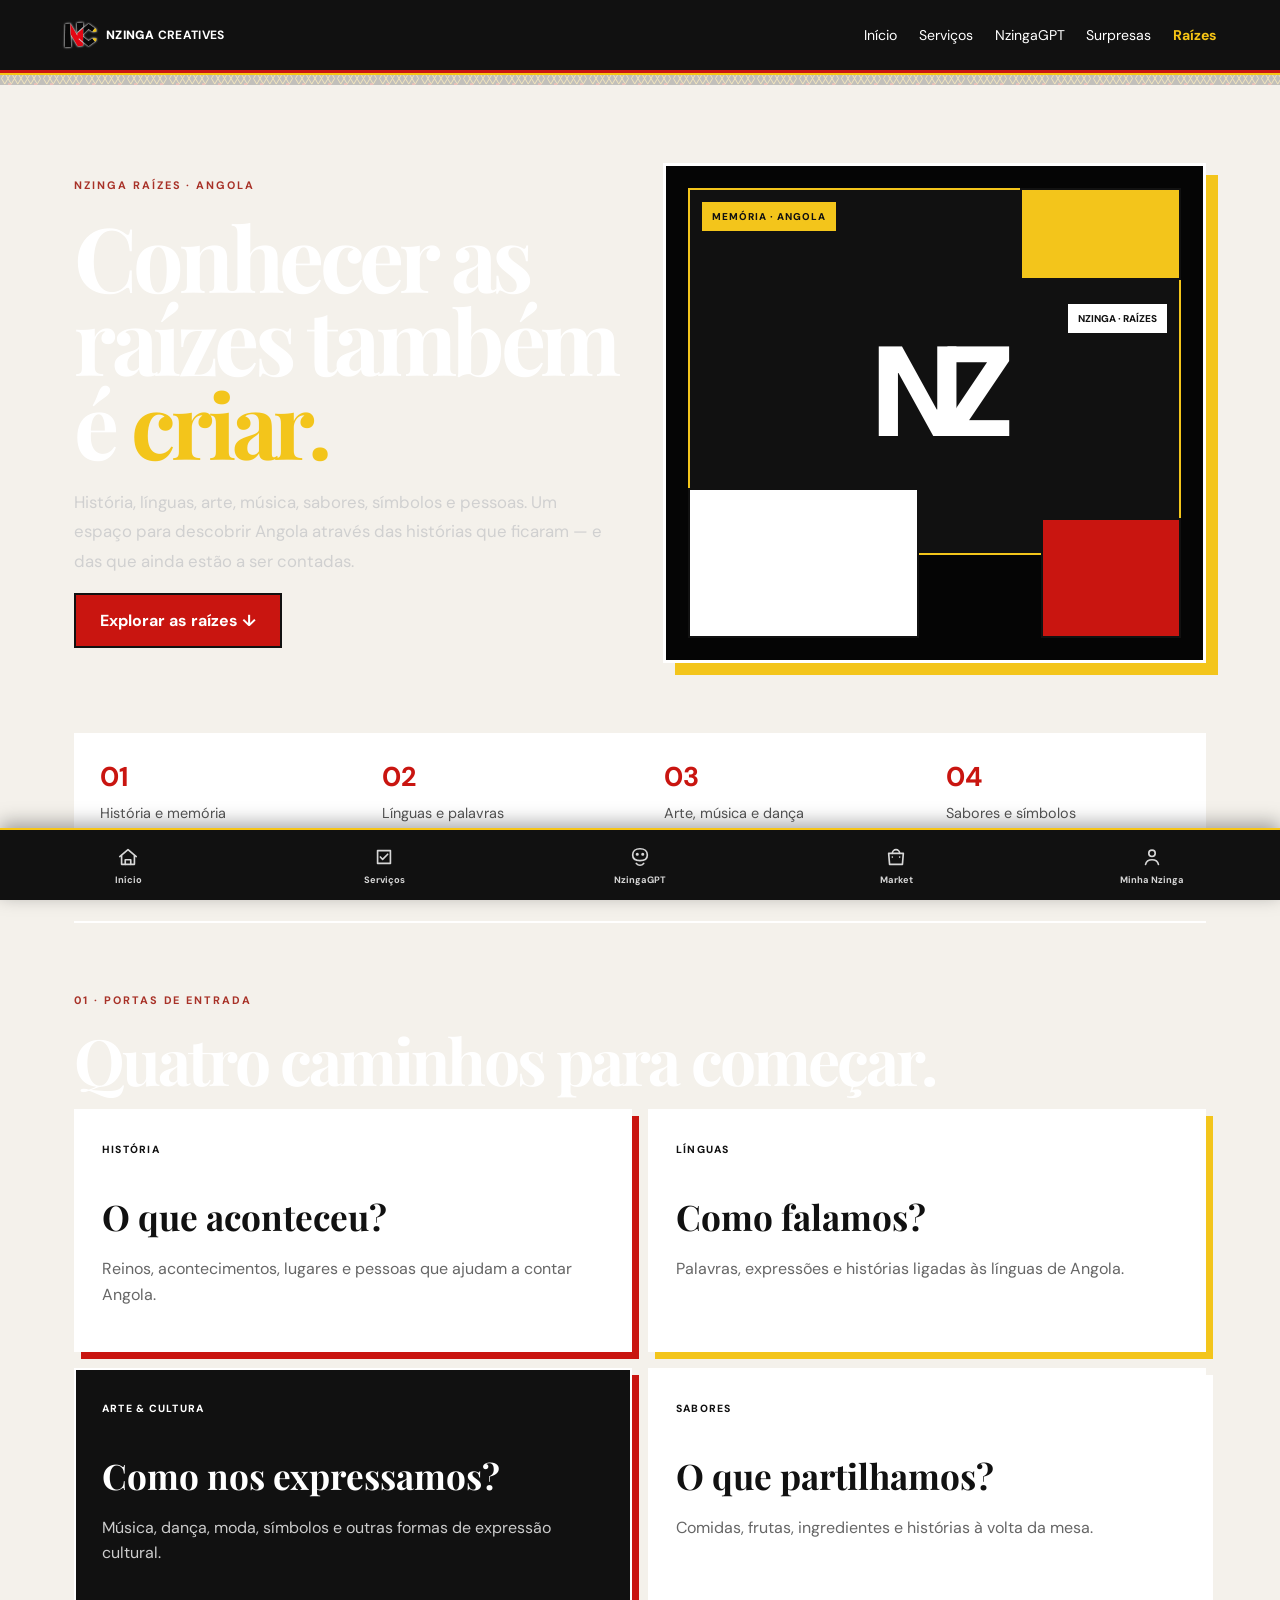
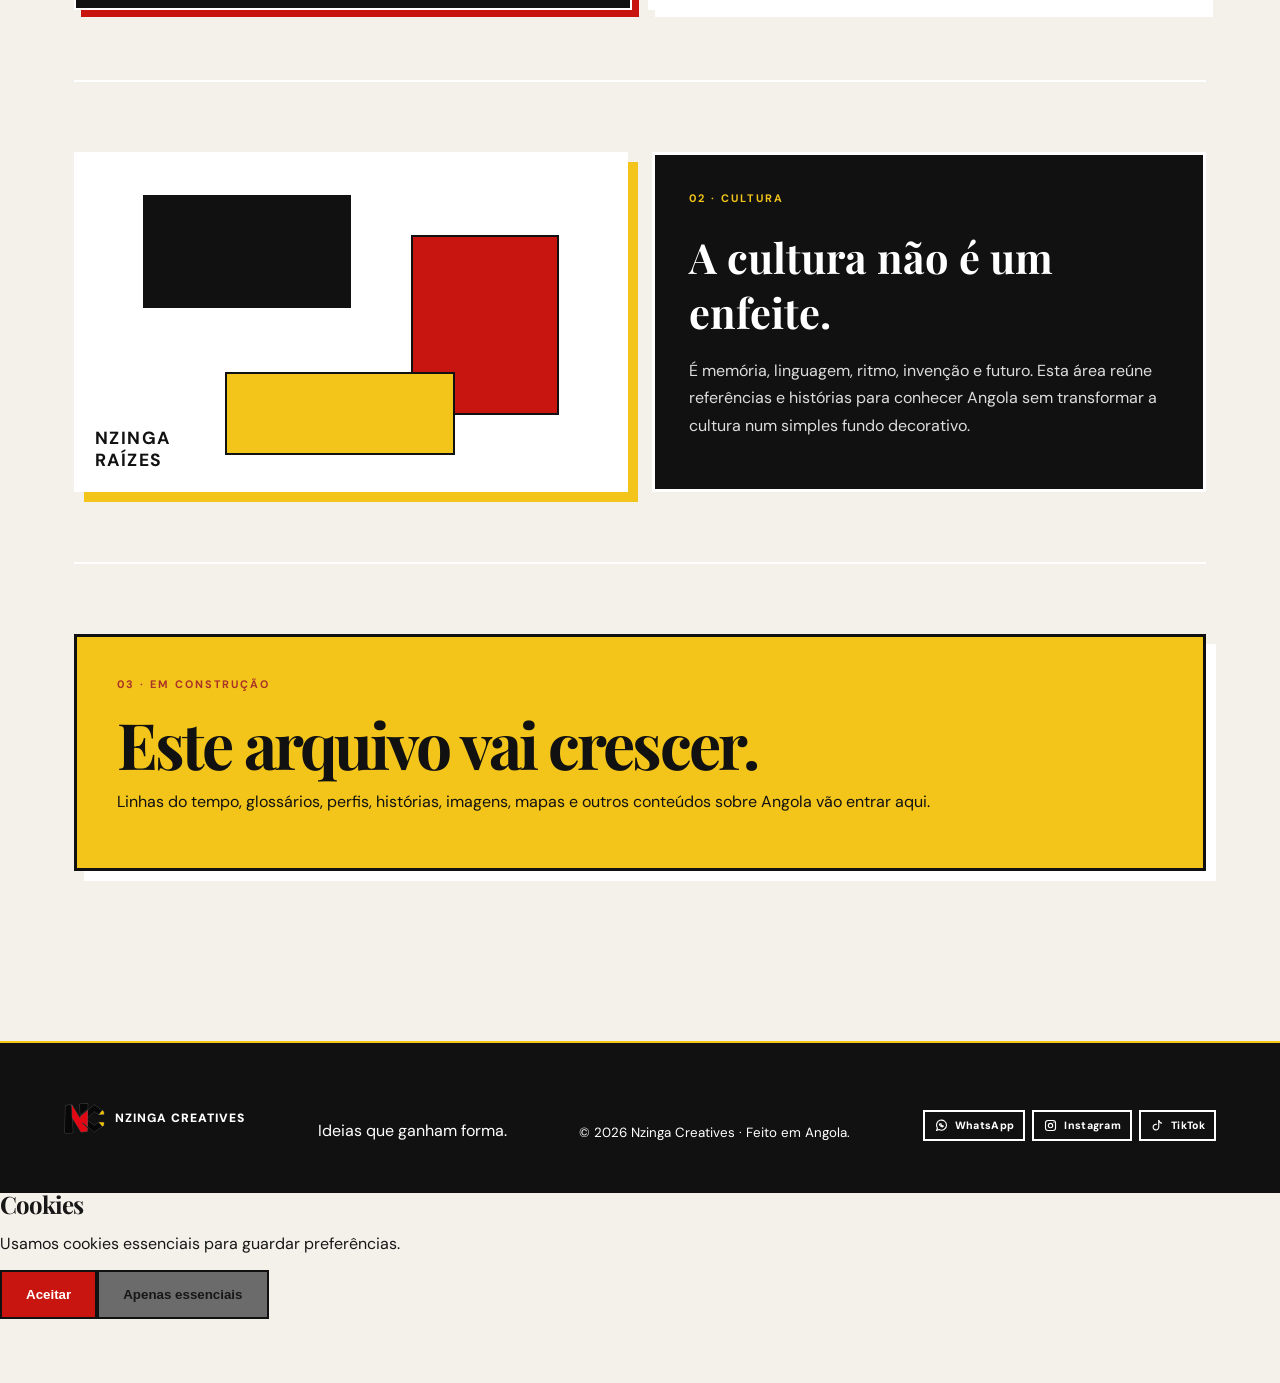
<file: raizes.html>
<!DOCTYPE html>
<html lang="pt-AO">
<head>
<meta charset="utf-8">
<link rel="icon" href="/nzinga-logo.svg" type="image/svg+xml">
<meta name="viewport" content="width=device-width,initial-scale=1">
<meta name="theme-color" content="#111111">
<meta name="description" content="Nzinga Raízes — história, cultura, línguas, arte e sabores de Angola.">
<title>Raízes — Nzinga Creatives</title>
<link rel="preconnect" href="https://fonts.googleapis.com">
<link rel="preconnect" href="https://fonts.gstatic.com" crossorigin>
<link href="https://fonts.googleapis.com/css2?family=DM+Sans:wght@400;500;600;700;800&family=Playfair+Display:wght@600;700&display=swap" rel="stylesheet">
<link rel="stylesheet" href="style.css">
<style>
body.roots-page{background:#111!important;color:#fff!important}
.roots-page .roots{max-width:1180px;margin:auto;padding:48px 24px 100px;background:#111}
.roots-hero{display:grid;grid-template-columns:1fr 1fr;gap:46px;align-items:center;padding:30px 0 60px}
.roots-hero h1{font-family:'Playfair Display',serif;font-size:clamp(3.2rem,7vw,6.5rem);line-height:.93;letter-spacing:-.05em;margin:12px 0 24px;color:#fff}
.roots-hero h1 i{color:#f3c51b;font-style:normal}
.roots-hero p:not(.eyebrow){font-size:1.05rem;line-height:1.75;color:#d0d0d0;max-width:620px}
.roots-visual{position:relative;min-height:500px;background:#050505;border:3px solid #fff;box-shadow:12px 12px 0 #f3c51b;overflow:hidden}
.roots-square{position:absolute;border:2px solid #111}
.roots-square-main{inset:22px 22px 105px;background:#111;border-color:#f3c51b}
.roots-square-white{width:43%;height:150px;left:22px;bottom:22px;background:#fff}
.roots-square-yellow{width:30%;height:92px;right:22px;top:22px;background:#f3c51b}
.roots-square-red{width:26%;height:120px;right:22px;bottom:22px;background:#c91510}
.roots-mark{position:absolute;left:50%;top:46%;transform:translate(-50%,-50%);font-size:8rem;font-weight:900;letter-spacing:-.12em;color:#fff;line-height:.8}
.roots-visual .stamp{position:absolute;left:34px;top:34px;background:#f3c51b;border:2px solid #111;color:#111;padding:8px 10px;font-size:.62rem;font-weight:800;letter-spacing:.1em}
.roots-visual .label{position:absolute;right:34px;top:136px;background:#fff;color:#111;border:2px solid #111;padding:8px 10px;font-size:.62rem;font-weight:800}
.roots-strip{display:grid;grid-template-columns:repeat(4,1fr);border:2px solid #fff;margin:10px 0 70px}
.roots-strip div{padding:24px;border-right:2px solid #fff;background:#fff;color:#111}
.roots-strip div:last-child{border-right:0}
.roots-strip b{display:block;font-size:1.7rem;margin-bottom:8px;color:#c91510}
.roots-strip span{color:#555;line-height:1.5;font-size:.9rem}
.roots-section{padding:70px 0;border-top:2px solid #fff}
.roots-section h2{font-family:'Playfair Display',serif;font-size:clamp(2.5rem,5vw,4.5rem);margin:8px 0 18px;color:#fff}
.topic-grid{display:grid;grid-template-columns:repeat(2,1fr);gap:16px}
.topic-card{min-height:220px;padding:26px;background:#fff;color:#111;border:2px solid #fff;box-shadow:7px 7px 0 #f3c51b}
.topic-card:nth-child(1){box-shadow:7px 7px 0 #c91510}
.topic-card:nth-child(2){box-shadow:7px 7px 0 #f3c51b}
.topic-card:nth-child(3){background:#111;color:#fff;border-color:#fff;box-shadow:7px 7px 0 #c91510}
.topic-card:nth-child(4){background:#fff;box-shadow:7px 7px 0 #fff}
.topic-card .num{font-size:.65rem;font-weight:800;letter-spacing:.12em}
.topic-card h3{font-family:'Playfair Display',serif;font-size:2.2rem;margin:35px 0 10px}
.topic-card p{line-height:1.6;color:#666;max-width:480px}
.topic-card:nth-child(3) p{color:#ccc}
.roots-culture{display:grid;grid-template-columns:1fr 1fr;gap:24px;align-items:stretch}
.culture-art{min-height:330px;background:#fff;border:3px solid #fff;box-shadow:10px 10px 0 #f3c51b;position:relative;overflow:hidden}
.culture-art span{position:absolute;border:2px solid #111}
.culture-art span:nth-child(1){left:12%;top:12%;width:38%;height:34%;background:#111}
.culture-art span:nth-child(2){right:12%;top:24%;width:27%;height:54%;background:#c91510}
.culture-art span:nth-child(3){left:27%;bottom:10%;width:42%;height:25%;background:#f3c51b}
.culture-art b{position:absolute;left:18px;bottom:18px;color:#111;font-size:1.1rem;letter-spacing:.08em}
.culture-copy{background:#111;color:#fff;padding:34px;border:3px solid #fff}
.culture-copy h3{font-family:'Playfair Display',serif;font-size:2.6rem;margin:10px 0 18px}
.culture-copy p{line-height:1.7;color:#ddd}
.roots-coming{background:#f3c51b;color:#111;border:3px solid #111;padding:40px;box-shadow:10px 10px 0 #fff}
.roots-coming h2{margin:8px 0;font-family:'Playfair Display',serif;font-size:clamp(2.5rem,5vw,4rem);color:#111}
@media(max-width:800px){.roots-hero,.roots-culture{grid-template-columns:1fr}.roots-visual{min-height:430px}.roots-strip{grid-template-columns:1fr 1fr}.roots-strip div:nth-child(2){border-right:0}.roots-strip div:nth-child(-n+2){border-bottom:2px solid #111}.topic-grid{grid-template-columns:1fr}}
@media(max-width:520px){.roots-page .roots{padding:34px 16px 90px}.roots-hero{padding-top:12px}.roots-visual{min-height:360px;box-shadow:8px 8px 0 #f3c51b}.roots-strip{grid-template-columns:1fr}.roots-strip div{border-right:0!important;border-bottom:2px solid #111}.roots-strip div:last-child{border-bottom:0}.roots-section{padding:52px 0}.topic-card h3{font-size:1.9rem}.culture-art{min-height:260px}}
</style>
</head>
<body class="roots-page">
<header class="nav">
<a class="logo" href="index.html"><img src="/nzinga-logo.svg" alt="Nzinga Creatives"><span>NZINGA <b>CREATIVES</b></span></a>
<button class="menu" id="menuBtn" type="button" aria-label="Abrir menu">☰</button>
<nav id="navLinks"><a href="index.html">Início</a><a href="servicos.html">Serviços</a><a href="nzingagpt.html">NzingaGPT</a><a href="surpresas.html">Surpresas</a><a class="active" href="raizes.html">Raízes</a></nav>
</header>
<div class="samakaka" aria-hidden="true"></div>
<main class="roots">
<section class="roots-hero">
<div>
<p class="eyebrow">NZINGA RAÍZES · ANGOLA</p>
<h1>Conhecer as raízes também é <i>criar.</i></h1>
<p>História, línguas, arte, música, sabores, símbolos e pessoas. Um espaço para descobrir Angola através das histórias que ficaram — e das que ainda estão a ser contadas.</p>
<a class="button button-main" href="#explorar">Explorar as raízes ↓</a>
</div>
<div class="roots-visual" aria-label="Composição gráfica Nzinga Raízes">
<div class="roots-square roots-square-main"></div>
<div class="roots-square roots-square-white"></div>
<div class="roots-square roots-square-yellow"></div>
<div class="roots-square roots-square-red"></div>
<div class="roots-mark">NZ</div>
<div class="stamp">MEMÓRIA · ANGOLA</div><div class="label">NZINGA · RAÍZES</div>
</div>
</section>
<div class="roots-strip">
<div><b>01</b><span>História e memória</span></div><div><b>02</b><span>Línguas e palavras</span></div><div><b>03</b><span>Arte, música e dança</span></div><div><b>04</b><span>Sabores e símbolos</span></div>
</div>
<section class="roots-section" id="explorar">
<p class="eyebrow">01 · PORTAS DE ENTRADA</p><h2>Quatro caminhos para começar.</h2>
<div class="topic-grid">
<article class="topic-card"><span class="num">HISTÓRIA</span><h3>O que aconteceu?</h3><p>Reinos, acontecimentos, lugares e pessoas que ajudam a contar Angola.</p></article>
<article class="topic-card"><span class="num">LÍNGUAS</span><h3>Como falamos?</h3><p>Palavras, expressões e histórias ligadas às línguas de Angola.</p></article>
<article class="topic-card"><span class="num">ARTE & CULTURA</span><h3>Como nos expressamos?</h3><p>Música, dança, moda, símbolos e outras formas de expressão cultural.</p></article>
<article class="topic-card"><span class="num">SABORES</span><h3>O que partilhamos?</h3><p>Comidas, frutas, ingredientes e histórias à volta da mesa.</p></article>
</div>
</section>
<section class="roots-section">
<div class="roots-culture">
<div class="culture-art" aria-hidden="true"><span></span><span></span><span></span><b>NZINGA<br>RAÍZES</b></div>
<div class="culture-copy"><p class="eyebrow" style="color:#f3c51b">02 · CULTURA</p><h3>A cultura não é um enfeite.</h3><p>É memória, linguagem, ritmo, invenção e futuro. Esta área reúne referências e histórias para conhecer Angola sem transformar a cultura num simples fundo decorativo.</p></div>
</div>
</section>
<section class="roots-section">
<div class="roots-coming"><p class="eyebrow">03 · EM CONSTRUÇÃO</p><h2>Este arquivo vai crescer.</h2><p>Linhas do tempo, glossários, perfis, histórias, imagens, mapas e outros conteúdos sobre Angola vão entrar aqui.</p></div>
</section>
</main>
<footer><a class="logo" href="index.html"><img src="/nzinga-logo.svg" alt="Nzinga Creatives"><span>NZINGA <b>CREATIVES</b></span></a><p>Ideias que ganham forma.</p><small>© 2026 Nzinga Creatives · Feito em Angola.</small></footer>
<script src="script.js"></script>
</body>
</html>
</file>
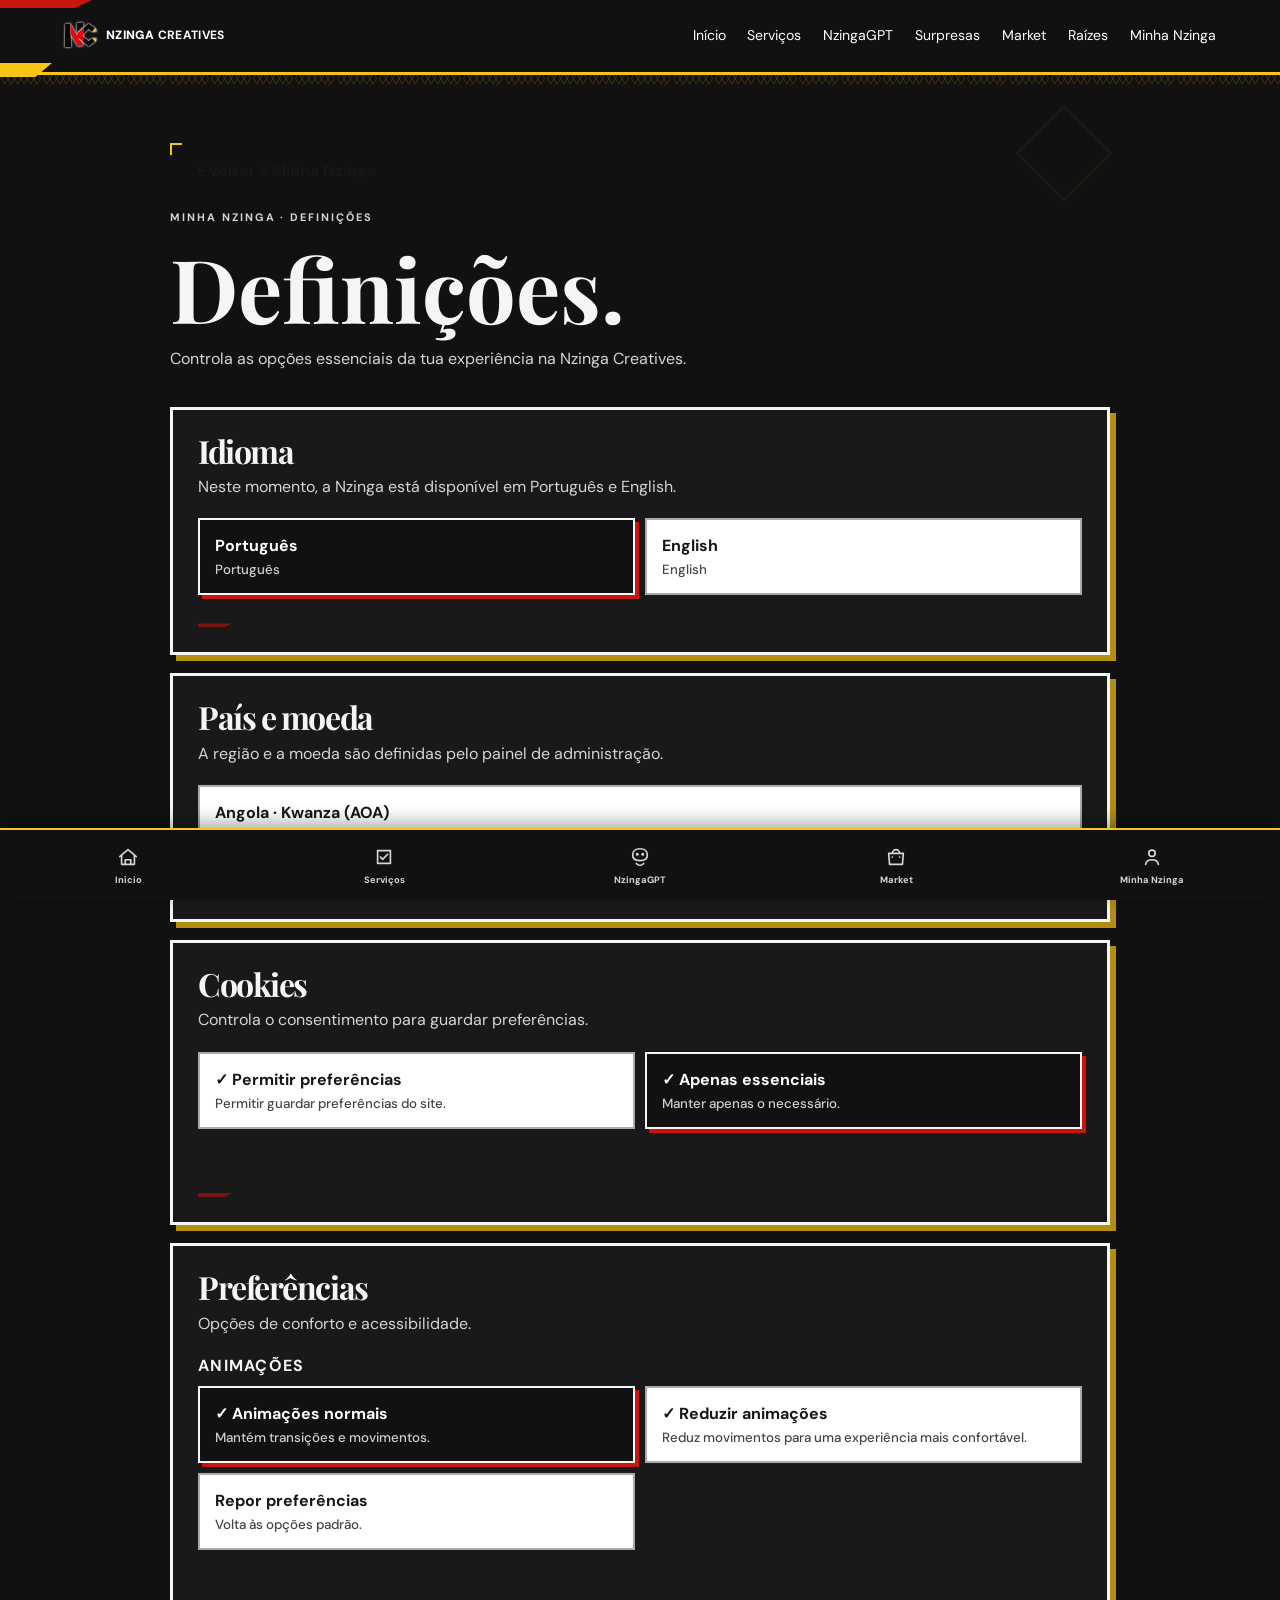
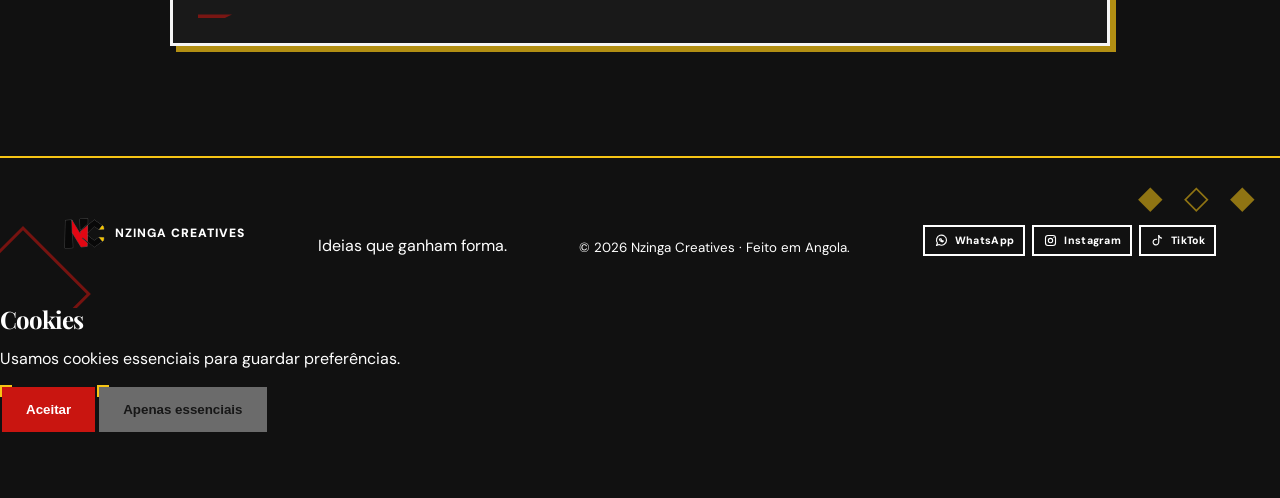
<file: settings.html>
<!doctype html>
<html lang="pt-AO">
<head>
<meta charset="utf-8">
<link rel="icon" href="/nzinga-logo.svg" type="image/svg+xml">
<meta name="theme-color" content="#111111">
<meta name="viewport" content="width=device-width,initial-scale=1">
<meta name="theme-color" content="#f4f1eb">
<title>Definições — Nzinga Creatives</title>
<link rel="preconnect" href="https://fonts.googleapis.com">
<link rel="preconnect" href="https://fonts.gstatic.com" crossorigin>
<link href="https://fonts.googleapis.com/css2?family=DM+Sans:wght@400;500;600;700&family=Playfair+Display:wght@600;700&display=swap" rel="stylesheet">
<link rel="stylesheet" href="style.css">
<link rel="stylesheet" href="settings.css?v=2">
</head>
<body>
<header class="nav">
<a class="logo" href="index.html"><img src="/nzinga-logo.svg" alt="Nzinga Creatives"><span>NZINGA <b>CREATIVES</b></span></a>
<button class="menu" id="menuBtn" aria-label="Abrir menu">☰</button>
<nav id="navLinks"><a href="index.html">Início</a><a href="servicos.html">Serviços</a><a href="nzingagpt.html">NzingaGPT</a><a href="surpresas.html">Surpresas</a><a href="market.html">Market</a><a href="raizes.html">Raízes</a><a href="minha-nzinga.html">Minha Nzinga</a></nav>
</header>
<div class="samakaka" aria-hidden="true"></div>
<main class="settings-page" id="settingsRoot"></main>
<footer><a class="logo" href="index.html"><img src="/nzinga-logo.svg" alt="Nzinga Creatives"><span>NZINGA <b>CREATIVES</b></span></a><p>Ideias que ganham forma.</p><small>© 2026 Nzinga Creatives · Feito em Angola.</small></footer>
<script src="script.js"></script>
<script src="theme-settings.js?v=2"></script>
<script src="settings-page.js?v=2"></script>
</body>
</html>
</file>
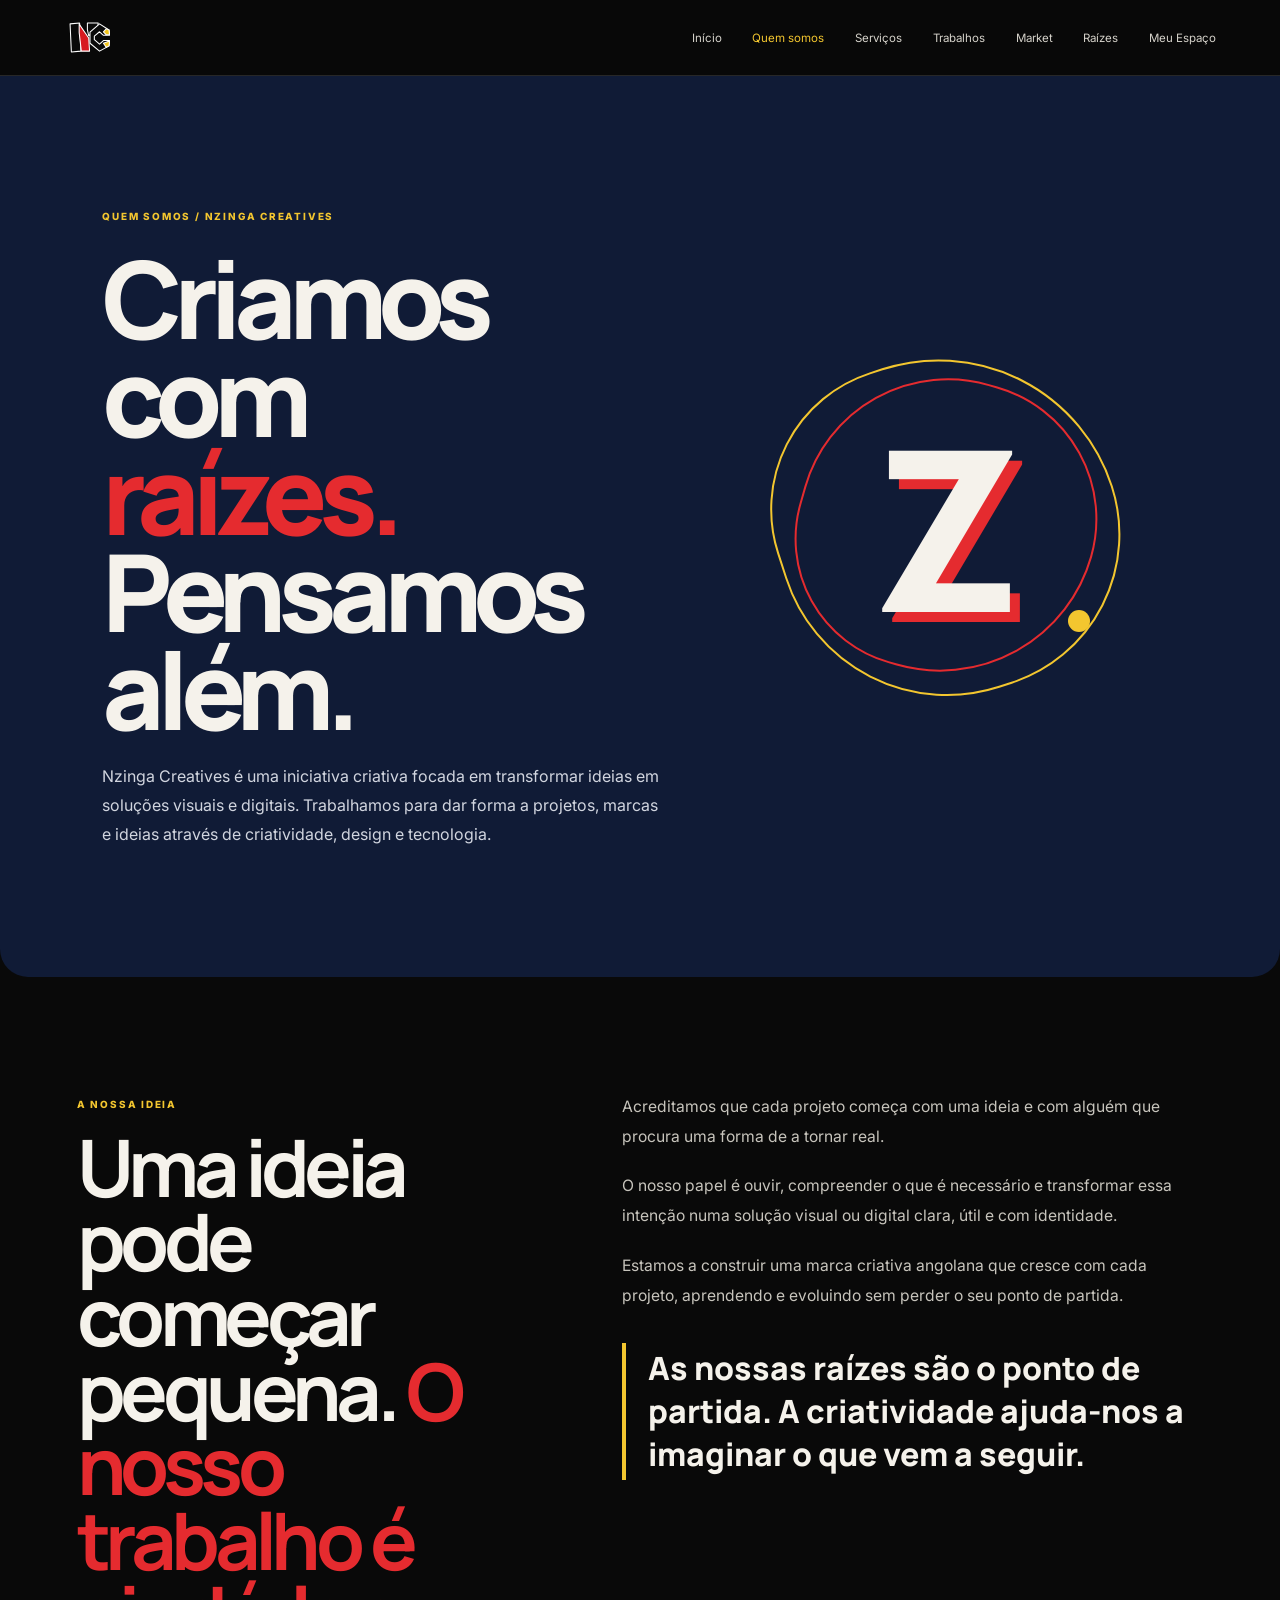
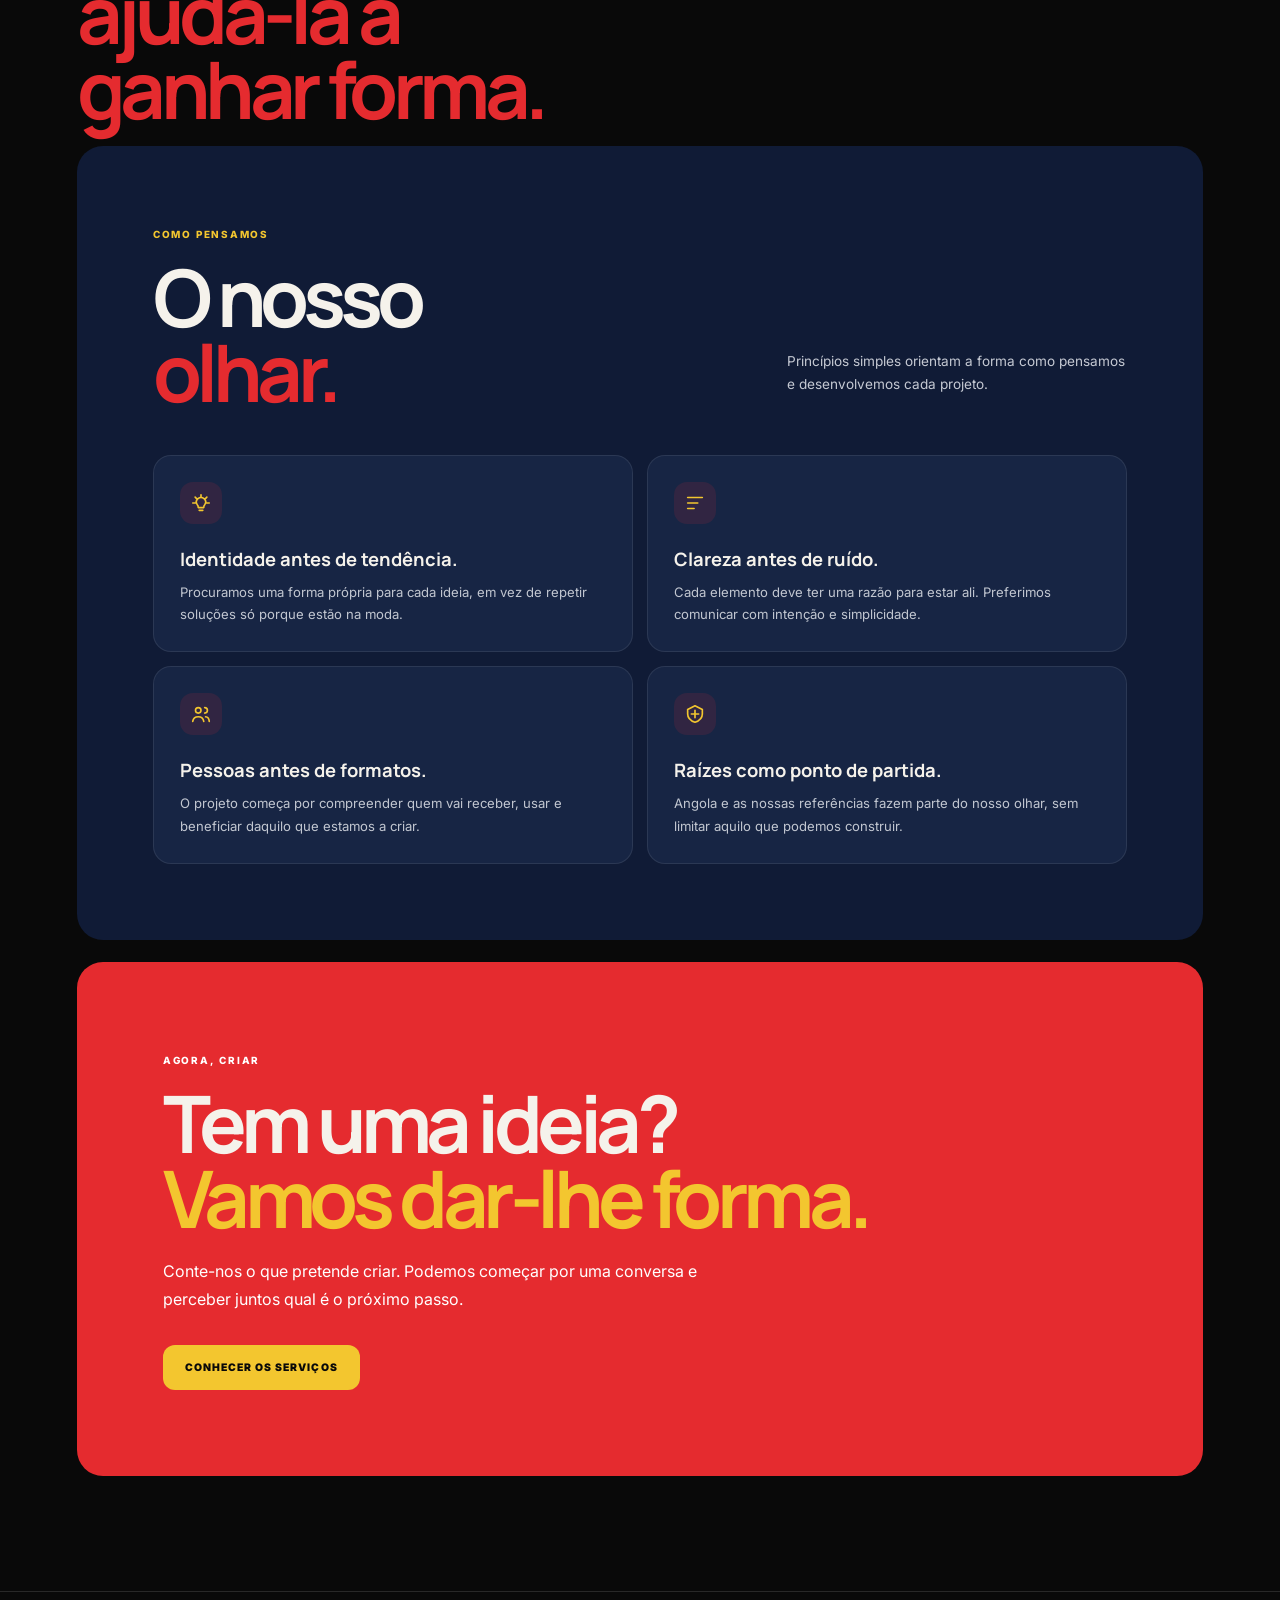
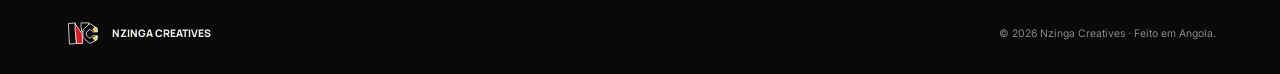
<file: sobre.html>
<!doctype html>
<html lang="pt-AO">
<head>
<meta charset="utf-8"><meta name="viewport" content="width=device-width,initial-scale=1">
<meta name="theme-color" content="#090909">
<meta name="description" content="Conheça a Nzinga Creatives, uma iniciativa criativa angolana que dá forma a ideias através de soluções visuais e digitais.">
<link rel="icon" href="/nzinga-mark-2026.svg" type="image/svg+xml">
<title>Quem somos — Nzinga Creatives</title>
<link rel="preconnect" href="https://fonts.googleapis.com"><link rel="preconnect" href="https://fonts.gstatic.com" crossorigin>
<link href="https://fonts.googleapis.com/css2?family=Manrope:wght@400;500;600;700;800;900&family=Inter:wght@400;500;600;700&display=swap" rel="stylesheet">
<style>
:root{--black:#090909;--navy:#101b36;--red:#e52b2f;--yellow:#f3c62f;--white:#f5f2eb;--muted:#b9b7b1}
*{box-sizing:border-box}html{scroll-behavior:smooth}body{margin:0;background:var(--black);color:var(--white);font-family:Inter,sans-serif}a{color:inherit;text-decoration:none}button{font:inherit}
.top{height:76px;position:sticky;top:0;z-index:20;background:#090909ed;backdrop-filter:blur(14px);border-bottom:1px solid #ffffff20;display:flex;align-items:center;justify-content:space-between;padding:0 clamp(18px,5vw,72px)}
.brand img{width:52px;height:42px;object-fit:contain;display:block}.desktop-nav{display:flex;align-items:center;gap:clamp(16px,2.4vw,34px)}.desktop-nav a{font-size:.72rem;color:#d5d2ca}.desktop-nav a:hover,.desktop-nav a[aria-current=page]{color:var(--yellow)}
.menu{display:none;border:1px solid #ffffff70;background:transparent;color:#fff;border-radius:12px;padding:11px 15px;font-size:.65rem;font-weight:800;letter-spacing:.12em}
.drawer{display:none}
.hero{background:var(--navy);padding:clamp(78px,10vw,140px) clamp(20px,8vw,120px);position:relative;overflow:hidden;border-radius:0 0 28px 28px}
.eyebrow{font-size:.62rem;letter-spacing:.18em;font-weight:800;color:var(--yellow)}
.hero-grid{display:grid;grid-template-columns:minmax(0,1.1fr) minmax(260px,.9fr);gap:50px;align-items:center;max-width:1300px;margin:auto}
h1,h2,h3{font-family:Manrope,sans-serif}h1{font-size:clamp(3.8rem,8.4vw,8.5rem);line-height:.91;letter-spacing:-.075em;margin:25px 0 24px;font-weight:900}h1 em{font-style:normal;color:var(--red)}
.hero p{max-width:600px;color:#d1d5df;font-size:1rem;line-height:1.8;margin:0}
.hero-mark{min-height:330px;display:grid;place-items:center;position:relative}.mark-orbit{width:min(29vw,340px);aspect-ratio:1;border:2px solid var(--yellow);border-radius:44% 56% 48% 52%;transform:rotate(-18deg);position:absolute}.mark-orbit:after{content:"";position:absolute;inset:20px;border:2px solid var(--red);border-radius:52% 48% 55% 45%;transform:rotate(34deg)}.mark-letter{font:900 clamp(8rem,18vw,14rem)/.8 Manrope,sans-serif;letter-spacing:-.15em;color:var(--white);text-shadow:10px 10px 0 var(--red);z-index:1;padding-right:.15em}.mark-dot{position:absolute;width:22px;height:22px;border-radius:50%;background:var(--yellow);right:19%;bottom:18%;z-index:2}
.content{max-width:1300px;margin:auto;padding:clamp(76px,9vw,120px) clamp(20px,6vw,80px)}
.story{display:grid;grid-template-columns:.9fr 1.1fr;gap:70px;align-items:start}.story h2,.principles h2,.closing h2{font-size:clamp(3rem,6.2vw,6.2rem);line-height:.94;letter-spacing:-.07em;margin:18px 0 0}.story h2 em,.principles h2 em{font-style:normal;color:var(--red)}.story-copy{font-size:.98rem;line-height:1.9;color:#c7c4bc}.story-copy p{margin:0 0 20px}.story-copy .highlight{color:var(--white);font:800 clamp(1.35rem,2.5vw,2rem)/1.35 Manrope,sans-serif;border-left:4px solid var(--yellow);padding:4px 0 4px 22px;margin-top:32px}
.principles{background:var(--navy);border-radius:26px;padding:clamp(38px,6vw,76px);margin-top:20px}.principles-head{display:flex;justify-content:space-between;align-items:end;gap:30px;margin-bottom:45px}.principles-head p{max-width:340px;color:#c5c9d3;line-height:1.7;font-size:.85rem}.principle-grid{display:grid;grid-template-columns:repeat(2,minmax(0,1fr));gap:14px}.principle{background:#172544;border:1px solid #ffffff16;border-radius:18px;padding:26px;min-height:190px}.principle-icon{width:42px;height:42px;border-radius:13px;background:#e52b2f20;color:var(--yellow);display:grid;place-items:center;margin-bottom:22px}.principle-icon svg{width:22px;height:22px;fill:none;stroke:currentColor;stroke-width:1.8;stroke-linecap:round;stroke-linejoin:round}.principle h3{font-size:1.15rem;margin:0 0 9px}.principle p{font-size:.82rem;line-height:1.7;color:#c2c7d1;margin:0}
.closing{background:var(--red);border-radius:26px;padding:clamp(42px,7vw,86px);margin-top:22px;position:relative;overflow:hidden}.closing .eyebrow{color:#fff}.closing h2{max-width:850px}.closing h2 em{font-style:normal;color:var(--yellow)}.closing p{max-width:580px;line-height:1.75;color:#fff;margin:22px 0}.cta{display:inline-flex;align-items:center;justify-content:center;background:var(--yellow);color:var(--black);padding:16px 22px;border-radius:12px;font-size:.65rem;font-weight:900;letter-spacing:.1em;margin-top:10px}
footer{padding:25px clamp(20px,5vw,72px);border-top:1px solid #ffffff20;display:flex;justify-content:space-between;gap:20px;align-items:center;color:#8c8a84;font-size:.65rem}footer img{width:38px;height:32px;object-fit:contain}footer .foot-brand{display:flex;align-items:center;gap:10px;color:var(--white);font:800 .65rem Manrope}
@media(max-width:850px){.desktop-nav{display:none}.menu{display:block}.drawer{display:flex;position:fixed;z-index:19;top:76px;right:0;width:min(390px,100%);padding:18px;background:var(--navy);border-radius:0 0 0 20px;flex-direction:column;transform:translateX(105%);transition:transform .25s}.drawer.open{transform:translateX(0)}.drawer a{padding:16px 10px;border-bottom:1px solid #ffffff20;font:700 1.1rem Manrope}.hero-grid{grid-template-columns:1fr;gap:12px}.hero-mark{min-height:250px}.mark-orbit{width:min(55vw,280px)}.story{grid-template-columns:1fr;gap:30px}.principles-head{display:block}.principles-head p{margin-top:20px}}
@media(max-width:560px){.hero{padding:70px 20px 55px}.hero h1{font-size:clamp(3.4rem,15vw,5rem)}.hero-mark{min-height:220px}.content{padding:68px 18px}.principles{padding:30px 18px;border-radius:20px}.principle-grid{grid-template-columns:1fr}.principle{min-height:0}.closing{padding:38px 22px;border-radius:20px}.closing h2{font-size:clamp(2.9rem,13vw,4.5rem)}footer{align-items:flex-start;flex-direction:column}}
</style>
</head>
<body>
<header class="top">
<a class="brand" href="/index.html" aria-label="Nzinga Creatives — início"><img src="/nzinga-mark-2026.svg" alt="Símbolo Nzinga Creatives"></a>
<nav class="desktop-nav" aria-label="Navegação principal"><a href="/index.html">Início</a><a href="/sobre.html" aria-current="page">Quem somos</a><a href="/servicos.html">Serviços</a><a href="/index.html#trabalhos">Trabalhos</a><a href="/market.html">Market</a><a href="/raizes.html">Raízes</a><a href="/minha-nzinga.html">Meu Espaço</a></nav>
<button class="menu" id="menu" aria-expanded="false" aria-controls="drawer">MENU</button>
</header>
<nav class="drawer" id="drawer" aria-label="Menu principal"><a href="/index.html">Início</a><a href="/sobre.html">Quem somos</a><a href="/servicos.html">Serviços</a><a href="/index.html#trabalhos">Trabalhos</a><a href="/market.html">Market</a><a href="/raizes.html">Raízes</a><a href="/minha-nzinga.html">Meu Espaço</a></nav>
<main>
<section class="hero"><div class="hero-grid"><div><span class="eyebrow">QUEM SOMOS / NZINGA CREATIVES</span><h1>Criamos com<br><em>raízes.</em><br>Pensamos além.</h1><p>Nzinga Creatives é uma iniciativa criativa focada em transformar ideias em soluções visuais e digitais. Trabalhamos para dar forma a projetos, marcas e ideias através de criatividade, design e tecnologia.</p></div><div class="hero-mark" aria-label="Elemento gráfico inspirado na letra Z"><span class="mark-orbit"></span><span class="mark-letter">Z</span><span class="mark-dot"></span></div></div></section>
<section class="content"><div class="story"><div><span class="eyebrow">A NOSSA IDEIA</span><h2>Uma ideia pode começar pequena. <em>O nosso trabalho é ajudá-la a ganhar forma.</em></h2></div><div class="story-copy"><p>Acreditamos que cada projeto começa com uma ideia e com alguém que procura uma forma de a tornar real.</p><p>O nosso papel é ouvir, compreender o que é necessário e transformar essa intenção numa solução visual ou digital clara, útil e com identidade.</p><p>Estamos a construir uma marca criativa angolana que cresce com cada projeto, aprendendo e evoluindo sem perder o seu ponto de partida.</p><p class="highlight">As nossas raízes são o ponto de partida. A criatividade ajuda-nos a imaginar o que vem a seguir.</p></div></div>
<section class="principles"><div class="principles-head"><div><span class="eyebrow">COMO PENSAMOS</span><h2>O nosso<br><em>olhar.</em></h2></div><p>Princípios simples orientam a forma como pensamos e desenvolvemos cada projeto.</p></div><div class="principle-grid">
<article class="principle"><div class="principle-icon"><svg viewBox="0 0 24 24"><path d="M12 3v3M5.6 5.6l2.1 2.1M3 12h3M18 12h3M16.3 7.7l2.1-2.1M9 17h6M10 20h4M8 14a5 5 0 1 1 8 0c-.8.7-1 1.4-1 3H9c0-1.6-.2-2.3-1-3Z"/></svg></div><h3>Identidade antes de tendência.</h3><p>Procuramos uma forma própria para cada ideia, em vez de repetir soluções só porque estão na moda.</p></article>
<article class="principle"><div class="principle-icon"><svg viewBox="0 0 24 24"><path d="M4 6h16M4 12h11M4 18h7"/></svg></div><h3>Clareza antes de ruído.</h3><p>Cada elemento deve ter uma razão para estar ali. Preferimos comunicar com intenção e simplicidade.</p></article>
<article class="principle"><div class="principle-icon"><svg viewBox="0 0 24 24"><circle cx="9" cy="8" r="3"/><path d="M3 20c.5-3.2 2.5-5 6-5s5.5 1.8 6 5M16 5a3 3 0 0 1 0 6M17 15c2.5.3 3.8 2 4 5"/></svg></div><h3>Pessoas antes de formatos.</h3><p>O projeto começa por compreender quem vai receber, usar e beneficiar daquilo que estamos a criar.</p></article>
<article class="principle"><div class="principle-icon"><svg viewBox="0 0 24 24"><path d="M12 3 4 7v5c0 4.5 3.4 7.5 8 9 4.6-1.5 8-4.5 8-9V7l-8-4Z"/><path d="M8 12h8M12 8v8"/></svg></div><h3>Raízes como ponto de partida.</h3><p>Angola e as nossas referências fazem parte do nosso olhar, sem limitar aquilo que podemos construir.</p></article>
</div></section>
<section class="closing"><span class="eyebrow">AGORA, CRIAR</span><h2>Tem uma ideia?<br><em>Vamos dar-lhe forma.</em></h2><p>Conte-nos o que pretende criar. Podemos começar por uma conversa e perceber juntos qual é o próximo passo.</p><a class="cta" href="/servicos.html">CONHECER OS SERVIÇOS</a></section></section>
</main>
<footer><a class="foot-brand" href="/index.html"><img src="/nzinga-mark-2026.svg" alt="">NZINGA CREATIVES</a><span>© 2026 Nzinga Creatives · Feito em Angola.</span></footer>
<script>
const menu=document.getElementById('menu'),drawer=document.getElementById('drawer');
menu.addEventListener('click',()=>{const open=drawer.classList.toggle('open');menu.setAttribute('aria-expanded',String(open));menu.textContent=open?'FECHAR':'MENU'});
drawer.querySelectorAll('a').forEach(link=>link.addEventListener('click',()=>{drawer.classList.remove('open');menu.setAttribute('aria-expanded','false');menu.textContent='MENU'}));
document.addEventListener('keydown',e=>{if(e.key==='Escape'){drawer.classList.remove('open');menu.setAttribute('aria-expanded','false');menu.textContent='MENU'}});
</script>
</body></html>
</file>
<file: home-v3.css>
@import url('https://fonts.googleapis.com/css2?family=Archivo+Black&family=DM+Sans:wght@400;500;600;700;800&display=swap');
:root{--black:#090909;--paper:#f1eadb;--red:#e52b2f;--yellow:#f3c62f;--blue:#101b36;--white:#fffdf8;--muted:#aaa79f;--line:rgba(255,255,255,.17)}
*{box-sizing:border-box}html{scroll-behavior:smooth}body{margin:0;background:var(--black);color:var(--white);font-family:'DM Sans',Arial,sans-serif;overflow-x:hidden}body::selection{background:var(--yellow);color:#000}a{color:inherit;text-decoration:none}
.nz-home{overflow:hidden}.nz-topbar{height:76px;position:sticky;top:0;z-index:100;background:rgba(9,9,9,.94);backdrop-filter:blur(14px);border-bottom:1px solid var(--line);display:flex;align-items:center;justify-content:space-between;padding:0 clamp(18px,4vw,64px)}.nz-wordmark{display:flex;align-items:center;gap:10px}.nz-wordmark img{width:40px;height:32px;object-fit:contain}.nz-wordmark span{font-size:.68rem;font-weight:900;letter-spacing:.12em;line-height:.95}.nz-wordmark i{font-style:normal;color:var(--yellow);font-size:.52rem;letter-spacing:.19em}.nz-topmeta{font-size:.53rem;letter-spacing:.2em;color:#aaa79f}.nz-menu{background:none;border:1px solid #fff;color:#fff;padding:10px 14px;font:700 .58rem 'DM Sans';letter-spacing:.15em;cursor:pointer}.nz-menu b{font-size:1rem;margin-left:8px}.nz-drawer{position:fixed;right:0;top:76px;width:min(430px,100%);z-index:90;background:var(--paper);color:var(--black);padding:20px;transform:translateX(110%);transition:.4s cubic-bezier(.2,.8,.2,1);box-shadow:-20px 20px 50px #0008}.nz-drawer.open{transform:translateX(0)}.nz-drawer a{display:flex;justify-content:space-between;align-items:center;border-bottom:1px solid #bbb5aa;padding:19px 4px;font:600 1.55rem 'DM Sans'}.nz-drawer small{font:700 .55rem 'DM Sans';color:var(--red)}.nz-drawer .drawer-cta{background:var(--red);color:#fff;padding:18px 16px;margin-top:20px;border:0}.nz-drawer span{display:block;margin-top:20px;font-size:.5rem;letter-spacing:.18em;color:#777}
.nz-hero{min-height:calc(100vh - 76px);display:grid;grid-template-columns:1.08fr .92fr;border-bottom:1px solid var(--line)}.hero-left{padding:clamp(65px,9vw,130px) clamp(20px,5vw,72px);position:relative}.eyebrow{font-size:.57rem;font-weight:800;letter-spacing:.23em;color:var(--yellow);margin:0 0 35px}.hero-left h1{font:400 clamp(5rem,11.5vw,11rem)/.82 'Archivo Black',sans-serif;letter-spacing:-.045em;margin:0;max-width:1000px}.hero-left h1 span{color:var(--red)}.hero-left h1 .dot{color:var(--yellow)}.hero-intro{max-width:510px;color:#aaa79f;line-height:1.7;font-size:.94rem;margin:40px 0}.square-link{width:142px;height:96px;border:1px solid #fff;display:flex;align-items:center;justify-content:space-between;padding:18px 16px;font-size:.5rem;font-weight:800;letter-spacing:.12em;transition:.25s}.square-link b{font-size:1.4rem}.square-link:hover{background:var(--yellow);color:var(--black);border-color:var(--yellow);transform:translateY(-3px)}.text-cta{display:inline-block;margin-left:22px;font-size:.58rem;letter-spacing:.14em;font-weight:800}.hero-right{position:relative;border-left:1px solid var(--line);background:var(--blue);display:flex;align-items:center;justify-content:center}.hero-art{width:min(72%,560px);aspect-ratio:1/1;position:relative;display:grid;place-items:center}.hero-art:before,.hero-art:after{content:'';position:absolute;border:1px solid rgba(242,197,27,.45);border-radius:0;inset:8%;transform:rotate(6deg)}.hero-art:after{inset:20%;border-color:rgba(215,25,32,.55);transform:rotate(-8deg)}.hero-art img{position:relative;width:72%;z-index:2;mix-blend-mode:screen}.art-index{position:absolute;top:3%;left:3%;font-size:.55rem;letter-spacing:.2em;color:#cbd1d7}.art-cross{position:absolute;right:6%;top:25%;font-size:2.8rem;color:var(--yellow);font-weight:200}.art-caption{position:absolute;bottom:3%;right:3%;font-size:.52rem;line-height:1.6;letter-spacing:.16em;text-align:right;color:#cbd1d7}.hero-side-note{position:absolute;left:16px;top:50%;writing-mode:vertical-rl;transform:translateY(-50%) rotate(180deg);font-size:.48rem;letter-spacing:.2em;color:#7f91a2}.ticker{background:var(--yellow);color:var(--black);overflow:hidden;white-space:nowrap;border-bottom:1px solid var(--black)}.ticker div{display:inline-block;padding:13px 0;font:800 .62rem 'DM Sans';letter-spacing:.2em;animation:move 22s linear infinite}.ticker b{margin:0 22px;color:var(--red)}@keyframes move{to{transform:translateX(-35%)}}
.statement{background:var(--paper);color:var(--black);display:grid;grid-template-columns:100px 1fr 320px;gap:30px;padding:120px clamp(20px,6vw,100px);align-items:end}.statement-number{font:800 1rem 'DM Sans';color:var(--red);align-self:start}.eyebrow.dark{color:var(--red);margin-bottom:25px}.statement h2{font:400 clamp(4rem,8.8vw,9rem)/.84 'Archivo Black',sans-serif;letter-spacing:-.045em;margin:0}.statement h2 em{color:var(--red);font-style:normal}.statement h2 span{color:var(--red)}.statement-note{font-size:.84rem;line-height:1.8;color:#5d5a54;margin:0;max-width:290px}
.service-stage{background:var(--black);padding:120px clamp(18px,5vw,72px)}.stage-heading{display:grid;grid-template-columns:80px 1fr 280px;gap:30px;align-items:end;margin-bottom:55px}.stage-heading>span{font-size:.7rem;color:var(--yellow);font-weight:800}.stage-heading h2{font:400 clamp(4rem,8vw,8rem)/.82 'Archivo Black',sans-serif;letter-spacing:-.045em;margin:0}.stage-heading p{font-size:.8rem;line-height:1.7;color:#aaa79f;margin:0}.service-poster{min-height:540px;position:relative;padding:clamp(28px,5vw,65px);margin:18px 0;overflow:hidden;display:grid;grid-template-columns:90px 1fr 260px;grid-template-rows:auto 1fr auto;gap:25px}.poster-red{background:var(--red);color:#fff}.poster-blue{background:var(--blue)}.poster-yellow{background:var(--yellow);color:var(--black)}.poster-paper{background:var(--paper);color:var(--black)}.poster-number{font:800 1.2rem 'DM Sans';position:relative;z-index:3}.poster-label{font-size:.55rem;letter-spacing:.22em;font-weight:800;position:relative;z-index:3}.service-poster h3{grid-column:1/3;align-self:center;font:400 clamp(5rem,11vw,12rem)/.78 'Archivo Black',sans-serif;letter-spacing:-.045em;margin:0;position:relative;z-index:3}.service-poster p{grid-column:1/3;max-width:450px;align-self:end;font-size:.82rem;line-height:1.7;margin:0;position:relative;z-index:3}.service-poster .poster-link{align-self:end;justify-self:end;border:1px solid currentColor;padding:13px 16px;font-size:.57rem;font-weight:800;letter-spacing:.13em;position:relative;z-index:3}.poster-link b{font-size:1rem;margin-left:15px}.poster-shape{position:absolute;font:400 24rem/.7 'Archivo Black',sans-serif;right:-.03em;bottom:-.07em;opacity:.1;letter-spacing:-.08em}.manifesto-band{background:var(--red);display:grid;grid-template-columns:1.3fr .7fr;align-items:end;padding:110px clamp(20px,6vw,100px);gap:40px}.manifesto-big{font:400 clamp(5rem,12vw,13rem)/.76 'Archivo Black',sans-serif;letter-spacing:-.045em}.manifesto-big span{color:var(--yellow)}.manifesto-copy{padding-bottom:8px}.manifesto-copy p{font:500 1.15rem/1.45 'DM Sans';max-width:430px}.manifesto-copy span{font-size:.5rem;letter-spacing:.2em}
.universe{background:var(--paper);color:var(--black);padding:120px clamp(18px,5vw,72px)}.universe-head{display:grid;grid-template-columns:120px 1fr;gap:30px;align-items:start;margin-bottom:60px}.universe-head>span{font-size:.55rem;color:var(--red);font-weight:800;letter-spacing:.15em}.universe-head h2{font:400 clamp(4rem,8vw,8rem)/.82 'Archivo Black',sans-serif;letter-spacing:-.045em;margin:0}.universe-head h2 span{color:var(--red)}.universe-grid{display:grid;grid-template-columns:1.2fr .8fr .8fr;min-height:470px}.u-card{padding:28px;display:flex;flex-direction:column;justify-content:space-between;min-height:400px;position:relative;overflow:hidden}.u-card small{font-size:.52rem;font-weight:800;letter-spacing:.17em}.u-card strong{font:400 clamp(2.7rem,4.6vw,5rem)/.86 'Archivo Black',sans-serif;letter-spacing:-.04em;position:relative;z-index:2}.u-card span{font-size:1.8rem;align-self:flex-end}.u-gpt{background:var(--blue);color:#fff}.u-surpresa{background:var(--red);color:#fff;margin-top:70px}.u-raizes{background:var(--yellow);margin-top:140px}.u-card:after{content:'';position:absolute;width:280px;height:280px;border:1px solid currentColor;right:-110px;bottom:-120px;opacity:.35;transform:rotate(12deg)}
.why{background:var(--paper);color:var(--black);padding:120px clamp(20px,6vw,100px);display:grid;grid-template-columns:1fr 1fr;gap:80px}.why-copy h2{font:400 clamp(4.2rem,8vw,8rem)/.82 'Archivo Black',sans-serif;letter-spacing:-.045em;margin:0}.why-copy h2 em{color:var(--red);font-style:normal}.why-sign{display:flex;align-items:center;gap:18px;margin-top:55px}.mini-mark{border:2px solid var(--black);padding:12px 15px;font:400 2rem 'Archivo Black'}.why-sign p{font-size:.8rem;line-height:1.6;color:#5d5a54}.reasons{display:flex;flex-direction:column}.reasons article{display:grid;grid-template-columns:50px 1fr;gap:20px;border-top:1px solid #bbb5aa;padding:24px 0}.reasons article:last-child{border-bottom:1px solid #bbb5aa}.reasons b{color:var(--red);font-size:.7rem}.reasons h3{margin:0 0 7px;font-size:1.05rem}.reasons p{margin:0;color:#5d5a54;line-height:1.6;font-size:.82rem}
.about-teaser{background:var(--blue);color:#fff;display:grid;grid-template-columns:1.1fr .9fr;gap:60px;padding:105px clamp(20px,6vw,100px);align-items:end}.about-teaser>div:first-child>span{font-size:.55rem;letter-spacing:.2em;color:var(--yellow);font-weight:800}.about-teaser h2{font:400 clamp(4rem,8vw,8rem)/.82 'Archivo Black',sans-serif;letter-spacing:-.045em;margin:25px 0 0}.about-teaser h2 em{font-style:normal;color:var(--red)}.about-teaser-copy p{color:#bfc5ce;line-height:1.8;max-width:470px}.about-teaser-copy a{display:inline-flex;align-items:center;border:1px solid #fff;padding:16px 18px;font-size:.58rem;font-weight:800;letter-spacing:.15em;margin-top:20px}.about-teaser-copy a b{margin-left:35px;font-size:1rem}
.conversion{background:var(--black);position:relative;overflow:hidden}.conversion-pattern{position:absolute;inset:0;background:repeating-linear-gradient(135deg,transparent 0 70px,rgba(255,255,255,.035) 70px 71px)}.conversion-inner{position:relative;z-index:2;padding:110px clamp(20px,6vw,100px)}.conversion-inner>span{font-size:.55rem;letter-spacing:.2em;color:var(--yellow);font-weight:800}.conversion-inner>div{display:grid;grid-template-columns:1.2fr .8fr;gap:50px;align-items:end;margin-top:35px}.conversion h2{font:400 clamp(5rem,11vw,12rem)/.76 'Archivo Black',sans-serif;letter-spacing:-.045em;margin:0}.conversion h2 em{font-style:normal;color:var(--red)}.conversion p{max-width:430px;color:#aaa79f;line-height:1.7}.conversion a{display:inline-flex;border:1px solid #fff;padding:17px 20px;font-size:.58rem;font-weight:800;letter-spacing:.15em}.conversion a b{margin-left:35px;font-size:1rem}.conversion-inner footer{display:flex;justify-content:space-between;border-top:1px solid var(--line);margin-top:100px;padding-top:18px;color:#777;font-size:.48rem;letter-spacing:.16em}.nz-footer{border-top:1px solid var(--line);background:var(--black);padding:28px clamp(18px,5vw,72px);display:flex;justify-content:space-between;gap:20px;align-items:center;font-size:.55rem;letter-spacing:.15em}.nz-footer strong{font-size:.8rem}.nz-footer span{color:#88847c}.nz-footer small{color:#66635d}
@media(max-width:850px){.nz-topmeta{display:none}.nz-hero{grid-template-columns:1fr}.hero-right{min-height:520px;border-left:0;border-top:1px solid var(--line)}.hero-side-note{display:none}.statement{grid-template-columns:1fr;padding:85px 20px}.statement-number{margin-bottom:10px}.statement-note{margin-top:35px}.stage-heading{grid-template-columns:50px 1fr;gap:20px}.stage-heading p{grid-column:2}.service-poster{min-height:500px;grid-template-columns:55px 1fr;grid-template-rows:auto 1fr auto}.poster-label{grid-column:2}.service-poster h3{grid-column:1/-1}.service-poster p{grid-column:1/-1;max-width:75%}.service-poster .poster-link{grid-column:1/-1;justify-self:start}.poster-shape{font-size:17rem}.manifesto-band{grid-template-columns:1fr;padding:85px 20px}.manifesto-copy{padding:0}.universe-head{grid-template-columns:1fr}.universe-grid{grid-template-columns:1fr}.u-card,.u-surpresa,.u-raizes{margin:0;min-height:350px}.why{grid-template-columns:1fr;padding:85px 20px;gap:55px}.about-teaser{grid-template-columns:1fr;padding:85px 20px;gap:40px}.conversion-inner>div{grid-template-columns:1fr;gap:35px}.nz-footer{flex-wrap:wrap}}
@media(max-width:520px){.nz-topbar{height:68px}.nz-drawer{top:68px}.nz-wordmark img{width:35px;height:28px}.hero-left{padding:70px 20px 85px}.hero-left h1{font-size:clamp(4.6rem,20vw,7rem)}.hero-intro{font-size:.86rem}.square-link{width:132px;height:88px}.hero-right{min-height:390px}.hero-art{width:88%}.statement h2{font-size:clamp(3.8rem,17vw,6rem)}.service-stage{padding:80px 15px}.stage-heading h2{font-size:clamp(3.8rem,17vw,6rem)}.service-poster{min-height:450px;padding:25px 22px}.service-poster h3{font-size:clamp(4.3rem,19vw,7rem)}.service-poster p{max-width:100%;font-size:.76rem}.poster-shape{font-size:12rem}.manifesto-big{font-size:clamp(4.8rem,20vw,7rem)}.universe{padding:80px 15px}.universe-head h2{font-size:clamp(3.8rem,17vw,6rem)}.u-card{min-height:300px;padding:24px}.about-teaser h2{font-size:clamp(3.8rem,17vw,6rem)}.conversion-inner{padding:70px 20px}.conversion h2{font-size:clamp(4.8rem,20vw,7rem)}.conversion-inner footer{flex-direction:column;gap:8px;margin-top:70px}.nz-footer{display:grid;grid-template-columns:1fr}.nz-footer span{display:none}.nz-footer small{font-size:.48rem}}

/* Corrige o menu da página inicial: o drawer não deve ser cortado pelo contentor. */
.nz-home{overflow:visible!important}
html,body{overflow-x:clip}
.nz-topbar{z-index:130}
.nz-drawer{z-index:140;max-height:calc(100dvh - 76px);overflow-y:auto;overscroll-behavior:contain}
@media(max-width:520px){.nz-drawer{top:68px;max-height:calc(100dvh - 68px)}}
</file>
<file: home-overrides.css>
/* Nzinga Creatives visual lock: Archivo Black + DM Sans */
.nz-menu{width:38px!important;height:34px!important;padding:0!important;display:grid!important;place-items:center!important;font-size:0!important;letter-spacing:0!important}.menu-bars{width:16px;display:flex;flex-direction:column;gap:4px}.menu-bars i{display:block;height:1px;width:100%;background:#fff}
.drawer-brand{display:flex;align-items:center;gap:12px;padding:4px 4px 18px;border-bottom:1px solid #bbb5aa}.drawer-brand img{width:42px;height:30px;object-fit:contain}.drawer-brand span{font-size:.55rem;font-weight:900;letter-spacing:.15em}.mini-logo{width:62px;height:48px;object-fit:contain}
.hero-left,.service-poster,.stage-heading{min-width:0}.hero-left h1,.service-poster h3,.manifesto-big,.u-card strong{overflow-wrap:anywhere}.service-poster h3{word-break:normal}.poster-label{overflow-wrap:anywhere}
/* Geometric direction: rectangular frame, no circular treatment. */
.hero-art:before,.hero-art:after{border-radius:0!important}.hero-art:before{inset:3%!important;transform:rotate(4deg)!important}.hero-art:after{inset:12%!important;transform:rotate(-5deg)!important}
/* The Nzinga illustration should feel like an image filling the panel, not a pasted screenshot. */
.hero-art{width:min(88%,680px)!important;aspect-ratio:1/1!important}.hero-art img{width:88%!important;height:92%!important;object-fit:contain!important;object-position:center center!important;mix-blend-mode:screen!important;transform:scale(1.08)!important}
@media(max-width:850px){.stage-heading{grid-template-columns:50px minmax(0,1fr)}.service-poster{grid-template-columns:55px minmax(0,1fr);padding:40px 28px}.service-poster h3{grid-column:1/-1;font-size:clamp(4rem,12vw,7rem);max-width:100%}.hero-art{width:min(92%,620px)!important}.hero-art img{width:90%!important;height:94%!important}}
@media(max-width:600px){.nz-topbar{height:68px}.nz-drawer{top:68px}.nz-wordmark img{width:35px;height:30px}.nz-menu{width:36px!important;height:32px!important}.hero-left{padding:70px 20px 60px}.hero-left h1{font-size:clamp(4rem,18vw,6.8rem);line-height:.8;letter-spacing:-.055em}.hero-intro{font-size:.88rem;margin:32px 0}.hero-right{min-height:430px}.hero-art{width:min(94%,460px)!important}.hero-art img{width:92%!important;height:94%!important;transform:scale(1.05)!important}.art-cross{font-size:2rem}.art-caption{font-size:.45rem}.statement h2{font-size:clamp(3.5rem,15vw,6.5rem)}.service-stage{padding:80px 14px}.stage-heading{grid-template-columns:1fr;gap:14px;margin-bottom:35px}.stage-heading>span{font-size:.6rem}.stage-heading h2{font-size:clamp(3.7rem,15vw,6rem)}.stage-heading p{grid-column:auto;max-width:300px}.service-poster{min-height:470px;padding:30px 22px;grid-template-columns:42px minmax(0,1fr);gap:18px}.poster-number{font-size:.9rem}.poster-label{font-size:.48rem;letter-spacing:.15em;line-height:1.35}.service-poster h3{font-size:clamp(3.25rem,15vw,5.5rem);line-height:.8;letter-spacing:-.055em;max-width:100%;overflow-wrap:anywhere}.service-poster p{font-size:.75rem;max-width:88%;line-height:1.55}.service-poster .poster-link{font-size:.52rem;padding:11px 13px}.poster-shape{font-size:12rem}.manifesto-big{font-size:clamp(4.2rem,17vw,7rem)}.universe-head h2{font-size:clamp(3.7rem,15vw,6rem)}.u-card strong{font-size:clamp(2.4rem,10vw,4rem)}.why-copy h2{font-size:clamp(3.8rem,15vw,6rem)}.about-teaser h2{font-size:clamp(3.7rem,15vw,6rem)}.conversion h2{font-size:clamp(4.3rem,17vw,7rem)}}

/* HOME REFRESH — hero abstracto e navegação responsiva */
.nz-desktop-nav{display:flex;align-items:center;gap:clamp(12px,1.7vw,28px);margin-left:auto;margin-right:clamp(18px,3vw,48px)}
.nz-desktop-nav a{font-size:.58rem;font-weight:700;letter-spacing:.06em;color:#e8e5de;white-space:nowrap;transition:color .2s}
.nz-desktop-nav a:hover{color:var(--yellow)}
.nz-menu{display:none!important}
.hero-left h1{font-family:'Manrope','DM Sans',Arial,sans-serif;font-weight:900;letter-spacing:-.075em;line-height:.82}
.hero-left h1 span:not(.dot){color:#f3c62f}
.hero-slogan{font:800 clamp(1.5rem,2.4vw,2.5rem)/1.05 'Manrope','DM Sans',sans-serif;letter-spacing:-.045em;margin:30px 0 0;color:#fff}
.hero-intro{margin:16px 0 32px}
.square-link{width:auto;min-width:174px;height:62px;padding:0 20px;justify-content:center;font-size:.58rem;line-height:1.3}
.square-link b{display:none}
.text-cta{margin-left:18px}
.hero-abstract{width:min(86%,650px)!important;aspect-ratio:1.12/1!important;isolation:isolate}
.hero-abstract:before,.hero-abstract:after{content:none!important}
.abstract-word{position:absolute;z-index:1;font:900 clamp(12rem,28vw,26rem)/.7 'Manrope','DM Sans',sans-serif;letter-spacing:-.13em;color:#f1eadb;transform:rotate(-9deg);left:5%;top:27%}
.abstract-orbit{position:absolute;display:block;border:2px solid #f3c62f;transform:rotate(-24deg);z-index:0}
.orbit-one{width:84%;height:58%;left:7%;top:20%;border-radius:48% 52% 43% 57%}
.orbit-two{width:64%;height:94%;left:20%;top:2%;border-color:#e52b2f;border-width:14px;border-radius:55% 45% 60% 40%;transform:rotate(32deg)}
.abstract-block{position:absolute;display:block;z-index:2}
.block-red{width:22%;height:22%;right:8%;top:7%;background:#e52b2f;transform:rotate(17deg);border-radius:44% 56% 18% 82%}
.block-yellow{width:18%;height:18%;left:4%;bottom:8%;background:#f3c62f;transform:rotate(-13deg);border-radius:60% 40% 55% 45%}
.abstract-cut{position:absolute;z-index:3;width:30%;height:12%;right:2%;bottom:19%;background:#101b36;transform:rotate(-38deg);border:1px solid rgba(255,255,255,.25)}
.hero-abstract .art-index{z-index:4;top:2%;left:2%;color:#f3c62f}
.hero-abstract .art-caption{z-index:4;bottom:0;right:0;color:#fff}
@media(max-width:1050px){.nz-desktop-nav{gap:12px;margin-right:16px}.nz-desktop-nav a{font-size:.52rem}.nz-topmeta{display:none}}
@media(max-width:850px){.nz-desktop-nav{display:none}.nz-menu{display:grid!important}.hero-abstract{width:min(92%,620px)!important}.abstract-word{font-size:clamp(10rem,30vw,20rem)}}
@media(max-width:600px){.hero-slogan{font-size:1.65rem;margin-top:25px}.hero-intro{margin:14px 0 27px}.square-link{min-width:150px;height:56px}.text-cta{font-size:.54rem;margin-left:12px}.hero-abstract{width:94%!important}.abstract-word{font-size:clamp(9rem,35vw,15rem)}.orbit-two{border-width:9px}}

@import url('https://fonts.googleapis.com/css2?family=Manrope:wght@400;500;600;700;800&display=swap');

/* Ajustes de identidade e composição — novembro 2026 */
.nz-wordmark span,.nz-wordmark i{font-family:'Manrope','DM Sans',sans-serif}
.nz-wordmark span{font-weight:900;letter-spacing:.075em}
.nz-wordmark i{font-weight:800;letter-spacing:.16em}
.nz-hero{grid-template-columns:minmax(0,1.08fr) minmax(0,.92fr)}
.hero-left h1{font-family:'Manrope','DM Sans',sans-serif;font-size:clamp(4.4rem,7.2vw,8.2rem);line-height:.86;letter-spacing:-.075em;overflow-wrap:normal;word-break:normal}
.hero-left h1 span:not(.dot){white-space:nowrap;color:#f3c62f}
.hero-abstract{width:min(78%,570px)!important;aspect-ratio:1/1!important;background:transparent}
.hero-abstract img{display:block!important;width:100%!important;height:100%!important;object-fit:contain!important;mix-blend-mode:normal!important;transform:none!important;filter:drop-shadow(0 18px 24px rgba(0,0,0,.22))}
.hero-abstract .art-index{top:0;left:0}.hero-abstract .art-caption{bottom:0;right:0}
.about-teaser{background:#101b36;position:relative;overflow:hidden}
.about-teaser:after{content:"";position:absolute;width:36vw;height:36vw;max-width:440px;max-height:440px;border:1px solid rgba(243,198,47,.3);border-radius:48% 52% 42% 58%;right:-9%;top:-28%;transform:rotate(25deg);pointer-events:none}
.about-teaser-copy{position:relative;z-index:1}.about-teaser-copy p{max-width:540px}
@media(min-width:851px){.hero-left{padding:clamp(65px,8vw,115px) clamp(26px,4vw,62px)}.hero-left h1{font-size:clamp(4.5rem,6.6vw,7.8rem)}.hero-right{min-width:0}.hero-art{width:min(76%,540px)!important}}
@media(max-width:850px){.hero-left h1{font-size:clamp(4.2rem,13vw,7rem)}.hero-abstract{width:min(74%,480px)!important}}
@media(max-width:600px){.hero-left h1{font-size:clamp(3.25rem,14.7vw,5.2rem);letter-spacing:-.07em;line-height:.88}.hero-left h1 span:not(.dot){white-space:nowrap}.hero-abstract{width:min(76%,390px)!important}.about-teaser{padding:76px 20px}.about-teaser h2{font-size:clamp(3rem,12vw,4.8rem)}}

/* Serviços: separar claramente o que está disponível do que está em exploração */
.nz-services{background:#090909}
.nz-services-intro{display:flex;align-items:baseline;justify-content:space-between;gap:24px;margin:70px 0 18px;padding-bottom:18px;border-bottom:1px solid rgba(255,255,255,.25)}
.nz-services-kicker{font-size:.58rem;letter-spacing:.18em;font-weight:800;color:#f3c62f}
.nz-services-intro p{font-size:clamp(1rem,1.6vw,1.35rem);font-weight:650;max-width:480px;margin:0}
.nz-service-list{border-top:1px solid rgba(255,255,255,.25)}
.nz-service-item{display:grid;grid-template-columns:65px minmax(0,1fr) 100px;align-items:center;gap:20px;padding:26px 8px;border-bottom:1px solid rgba(255,255,255,.25);color:#fff;transition:background .2s,padding .2s}
.nz-service-item:hover{background:#111d38;padding-left:18px;padding-right:18px}
.nz-service-item>b{font-size:.72rem;color:#f3c62f;font-weight:700}
.nz-service-item>span{display:grid;gap:7px}
.nz-service-item strong{font:800 clamp(1.5rem,3vw,2.5rem)/1.05 'Manrope','DM Sans',sans-serif;letter-spacing:-.045em}
.nz-service-item small{font-size:.8rem;line-height:1.55;color:#b8b8b8;max-width:560px}
.nz-service-item i{font-size:.53rem;font-style:normal;letter-spacing:.12em;text-align:right;color:#f3c62f}
.nz-experimental{margin-top:55px;border-top:1px solid rgba(255,255,255,.25);border-bottom:1px solid rgba(255,255,255,.25)}
.nz-experimental summary{list-style:none;display:flex;justify-content:space-between;align-items:center;gap:20px;padding:22px 4px;cursor:pointer}
.nz-experimental summary::-webkit-details-marker{display:none}
.nz-experimental summary span{font:800 clamp(1.3rem,2.6vw,2.1rem)/1.1 'Manrope','DM Sans',sans-serif}
.nz-experimental summary b{font-size:.52rem;letter-spacing:.12em;color:#f3c62f}
.nz-experimental>div{padding:0 4px 28px;color:#c5c5c5;max-width:760px;font-size:.86rem;line-height:1.6}
.nz-experimental ul{display:flex;flex-wrap:wrap;gap:10px 28px;padding-left:18px}
.nz-services-cta{display:inline-flex;margin-top:36px;padding:17px 24px;border:1px solid #f3c62f;color:#f3c62f;font-size:.58rem;font-weight:800;letter-spacing:.12em}
@media(max-width:600px){.nz-services-intro{display:block;margin-top:48px}.nz-services-intro p{margin-top:12px}.nz-service-item{grid-template-columns:34px minmax(0,1fr);gap:12px;padding:22px 2px}.nz-service-item i{grid-column:2;text-align:left;margin-top:3px}.nz-service-item small{font-size:.75rem}.nz-experimental summary{align-items:flex-start;flex-direction:column;gap:9px}.nz-experimental ul{display:block}.nz-experimental li{margin:7px 0}}

/* Portfólio: exemplos identificados, sem simular clientes reais */
.nz-work-section{background:#101b36;padding:clamp(82px,10vw,140px) clamp(18px,5vw,72px);color:#fff}
.nz-work-heading{display:grid;grid-template-columns:100px 1fr;gap:28px;margin-bottom:58px}
.nz-work-heading>span{font-size:.62rem;letter-spacing:.16em;font-weight:800;color:#f3c62f}
.nz-work-heading>div{display:flex;justify-content:space-between;align-items:end;gap:30px}
.nz-work-heading h2{font:900 clamp(3.6rem,8vw,7.5rem)/.85 'Manrope','DM Sans',sans-serif;letter-spacing:-.075em;margin:0}
.nz-work-heading h2 em{font-style:normal;color:#f3c62f}
.nz-work-heading p{max-width:360px;color:#c1c4cb;font-size:.8rem;line-height:1.65;margin:0}
.nz-work-grid{display:grid;grid-template-columns:1.2fr .8fr .8fr;gap:18px;align-items:start}
.nz-work-card{min-width:0}
.nz-work-visual{height:clamp(260px,32vw,430px);position:relative;overflow:hidden;display:flex;align-items:center;justify-content:center;padding:22px}
.demo-tag{position:absolute;top:18px;left:18px;z-index:2;font-size:.48rem;letter-spacing:.13em;font-weight:800;color:#fff;background:#090909;padding:9px 11px}
.demo-browser{width:86%;height:74%;background:#f1eee7;color:#101010;padding:18px;display:flex;flex-direction:column;align-items:flex-start;box-shadow:14px 16px 0 rgba(0,0,0,.2)}
.demo-browser i{display:inline-block;width:6px;height:6px;border-radius:50%;background:#d71920;margin-right:5px}
.demo-browser b{font-size:.48rem;letter-spacing:.16em;margin-top:28px}
.demo-browser strong{font:900 clamp(1.8rem,4vw,3.7rem)/.9 'Manrope',sans-serif;letter-spacing:-.07em;margin-top:22px}
.demo-browser small,.nz-work-visual>small{font-size:.46rem;letter-spacing:.15em;margin-top:auto}
.nz-work-web .nz-work-visual{background:#d71920}
.nz-work-logo .nz-work-visual{background:#f3c62f;color:#090909;flex-direction:column}
.demo-monogram{font:900 clamp(8rem,18vw,15rem)/.8 'Manrope',sans-serif;letter-spacing:-.13em}
.demo-monogram span{color:#d71920}
.nz-work-logo .demo-tag{background:#090909;color:#fff}
.demo-slides{position:relative;width:82%;height:72%;display:flex;align-items:center;justify-content:center;background:#e9e5dc;color:#101b36;box-shadow:12px 14px 0 rgba(0,0,0,.2)}
.demo-slides i{position:absolute;width:42%;height:56%;background:#d71920;right:-8%;top:10%;transform:rotate(12deg)}
.demo-slides i:nth-child(2){background:#101b36;right:8%;top:24%;transform:rotate(-9deg)}
.demo-slides i:nth-child(3){background:#f3c62f;right:23%;top:36%;transform:rotate(5deg)}
.demo-slides b{position:relative;z-index:1;font:900 clamp(1.3rem,3vw,2.6rem)/.9 'Manrope',sans-serif;letter-spacing:-.06em;margin-right:auto;margin-left:10%}
.nz-work-deck .nz-work-visual{background:#d71920}
.nz-work-meta{padding:20px 2px 0}
.nz-work-meta>span{font-size:.52rem;letter-spacing:.15em;color:#f3c62f;font-weight:800}
.nz-work-meta h3{font:800 clamp(1.5rem,2.5vw,2.1rem)/1.1 'Manrope',sans-serif;margin:10px 0 6px}
.nz-work-meta p{font-size:.75rem;line-height:1.55;color:#c1c4cb;margin:0;max-width:330px}
.nz-work-cta{display:inline-flex;margin-top:48px;padding:16px 22px;border:1px solid #f3c62f;color:#f3c62f;font-size:.55rem;letter-spacing:.14em;font-weight:800}
@media(max-width:850px){.nz-work-heading{grid-template-columns:1fr;gap:16px}.nz-work-heading>div{align-items:flex-start;flex-direction:column}.nz-work-grid{grid-template-columns:1fr 1fr}.nz-work-card:first-child{grid-column:1/-1}.nz-work-card:first-child .nz-work-visual{height:390px}}
@media(max-width:560px){.nz-work-section{padding:78px 18px}.nz-work-heading{margin-bottom:36px}.nz-work-grid{grid-template-columns:1fr;gap:32px}.nz-work-card:first-child{grid-column:auto}.nz-work-card:first-child .nz-work-visual,.nz-work-visual{height:300px}.demo-browser{height:70%}.nz-work-meta h3{font-size:1.7rem}}


/* Ajuste de marca, proporções e acabamento — revisão solicitada */
.nz-wordmark{gap:0;flex:0 0 auto}
.nz-wordmark img{width:58px;height:44px;object-fit:contain;display:block}
.nz-topbar{gap:clamp(16px,2vw,30px)}
.nz-hero{min-height:min(780px,calc(100svh - 76px));grid-template-columns:minmax(0,1.02fr) minmax(360px,.98fr);max-width:1600px;margin:0 auto}
.hero-left{padding:clamp(58px,6.2vw,92px) clamp(28px,5vw,76px);align-self:center}
.hero-left h1{font-size:clamp(4.2rem,7.2vw,7.8rem);line-height:.88;letter-spacing:-.07em;overflow-wrap:normal;word-break:normal}
.hero-left h1 span:not(.dot){white-space:nowrap}
.hero-right{background:var(--black);border-left:0;min-width:0;overflow:hidden}
.hero-art{width:min(78%,590px)!important;max-width:590px;aspect-ratio:1/1!important}
.hero-art:before,.hero-art:after{border-radius:50% 46% 54% 42%!important;border-color:rgba(243,198,47,.48)!important}
.hero-art:after{border-color:rgba(229,43,47,.58)!important}
.hero-art img{width:88%!important;height:88%!important;object-fit:contain!important;mix-blend-mode:normal!important;transform:none!important;filter:none!important}
.hero-art .art-index{color:var(--yellow)}
.hero-art .art-caption{color:var(--white)}
/* Superfícies arredondadas e consistentes em toda a página */
.nz-menu,.nz-drawer,.drawer-cta,.square-link,.nz-services-cta,.nz-work-cta,
.nz-work-visual,.demo-browser,.demo-slides,.nz-service-item,.nz-experimental,
.nz-experimental summary,.u-card,.about-teaser,.nz-work-card,.nz-topbar,
.conversion a,.about-teaser-copy a{border-radius:16px}
.nz-menu{border-radius:12px}
.nz-drawer{border-radius:0 0 0 18px;overflow:hidden}
.drawer-cta,.square-link,.nz-services-cta,.nz-work-cta,.conversion a,.about-teaser-copy a{border-radius:12px}
.nz-work-visual{border-radius:18px}
.nz-service-item{border-radius:12px;padding-left:16px;padding-right:16px}
.nz-service-item:hover{padding-left:22px;padding-right:22px}
.nz-experimental{padding:0 16px}
.nz-topbar{border-radius:0 0 14px 14px}
@media(min-width:851px){
 .nz-hero{min-height:clamp(610px,calc(100svh - 76px),790px)}
 .hero-left{padding-left:clamp(44px,6vw,96px);padding-right:clamp(22px,3.2vw,52px)}
 .hero-left h1{font-size:clamp(4.4rem,6.6vw,7.3rem)}
 .hero-slogan{font-size:clamp(1.45rem,2vw,2rem)}
 .hero-right{min-height:0}
 .hero-art{width:min(76%,540px)!important}
}
@media(max-width:1050px) and (min-width:851px){
 .nz-hero{grid-template-columns:minmax(0,1fr) minmax(300px,.9fr)}
 .hero-left h1{font-size:clamp(4rem,6vw,5.8rem)}
 .nz-wordmark img{width:50px;height:40px}
}
@media(max-width:850px){
 .nz-hero{min-height:0;grid-template-columns:1fr}
 .hero-right{min-height:clamp(340px,78vw,540px);background:var(--black);border-top:1px solid var(--line)}
 .hero-art{width:min(82%,480px)!important}
 .nz-wordmark img{width:50px;height:40px}
}
@media(max-width:600px){
 .nz-hero{min-height:0}
 .hero-left{padding:62px 20px 48px}
 .hero-left h1{font-size:clamp(3.5rem,16vw,5.8rem);line-height:.88}
 .hero-right{min-height:340px}
 .hero-art{width:min(88%,380px)!important}
 .nz-wordmark img{width:44px;height:36px}
 .nz-service-item{padding:20px 12px}
}


/* Processo de trabalho e símbolo demonstrativo para a área de logótipos */
.nz-process-section{padding:clamp(82px,10vw,138px) clamp(18px,5vw,72px);background:#090909;color:#f5f2eb}
.nz-process-heading{display:grid;grid-template-columns:130px 1fr;gap:28px;margin-bottom:58px}
.nz-process-heading>span{font-size:.6rem;letter-spacing:.16em;font-weight:800;color:#f3c62f}
.nz-process-heading>div{display:flex;align-items:end;justify-content:space-between;gap:30px}
.nz-process-heading h2{font:900 clamp(3.5rem,7.6vw,7rem)/.88 'Manrope','DM Sans',sans-serif;letter-spacing:-.075em;margin:0}
.nz-process-heading h2 em{font-style:normal;color:#e52b2f}
.nz-process-heading p{max-width:290px;color:#b9b7b1;font-size:.8rem;line-height:1.65;margin:0}
.nz-process-list{border-top:1px solid rgba(245,242,235,.22)}
.nz-process-step{display:grid;grid-template-columns:76px minmax(0,1fr) 90px;gap:22px;align-items:center;padding:27px 8px;border-bottom:1px solid rgba(245,242,235,.22);position:relative;overflow:hidden;transition:background .25s,padding .25s;border-radius:14px}
.nz-process-step:hover{background:#111b34;padding-left:20px;padding-right:20px}
.nz-process-number{font-size:.65rem;font-weight:800;letter-spacing:.13em;color:#f3c62f}
.nz-process-step h3{font:800 clamp(1.35rem,2.5vw,2rem)/1.1 'Manrope','DM Sans',sans-serif;margin:0 0 8px}
.nz-process-step p{font-size:.78rem;line-height:1.6;color:#b9b7b1;max-width:620px;margin:0}
.nz-process-symbol{font:900 3.2rem/.9 'Manrope',sans-serif;letter-spacing:-.08em;color:rgba(229,43,47,.8);text-align:right}
.demo-mark{position:relative;width:76%;height:70%;display:flex;align-items:center;justify-content:center;overflow:hidden;border-radius:28px;background:#101b36}
.demo-mark-z{font:900 clamp(8rem,18vw,14rem)/.8 'Manrope',sans-serif;letter-spacing:-.15em;color:#f5f2eb;position:relative;z-index:2;text-shadow:8px 8px 0 #d71920;transform:rotate(-8deg)}
.demo-mark-orbit{position:absolute;width:78%;height:55%;border:8px solid #e52b2f;border-radius:50%;transform:rotate(-28deg)}
.demo-mark-dot{position:absolute;width:28px;height:28px;background:#f3c62f;border-radius:50%;left:18%;bottom:18%;z-index:3}
.nz-work-logo .nz-work-visual{background:#f3c62f}
.nz-work-logo .demo-tag{background:#090909;color:#fff}
.nz-work-logo .nz-work-visual>small{position:absolute;bottom:18px;color:#090909}
@media(max-width:850px){.nz-process-heading{grid-template-columns:1fr;gap:16px}.nz-process-heading>div{align-items:flex-start;flex-direction:column}.nz-process-step{grid-template-columns:54px minmax(0,1fr) 54px;gap:12px}}
@media(max-width:560px){.nz-process-section{padding:76px 18px}.nz-process-heading{margin-bottom:35px}.nz-process-step{grid-template-columns:36px minmax(0,1fr);padding:22px 4px}.nz-process-symbol{display:none}.nz-process-step h3{font-size:1.35rem}.nz-process-step p{font-size:.73rem}.demo-mark{width:84%;height:68%}}

/* Ícones lineares para orientar visualmente as etapas */
.nz-process-symbol{display:flex;align-items:center;justify-content:flex-end;color:#f3c62f}
.nz-process-symbol svg{width:42px;height:42px;fill:none;stroke:currentColor;stroke-width:1.8;stroke-linecap:round;stroke-linejoin:round}
@media(max-width:560px){.nz-process-symbol{display:none}}


/* ACABAMENTO DA HOME — hierarquia, cor e adaptação móvel */
.nz-desktop-nav a,.nz-drawer>a{display:inline-flex;align-items:center;gap:7px}
.nz-desktop-nav a small,.nz-drawer>a small{font-size:.58rem;opacity:.62;letter-spacing:.08em}
.nz-desktop-nav a:hover small,.nz-drawer>a:hover small{color:var(--yellow);opacity:1}
.hero-intro{max-width:520px;line-height:1.65}
.hero-left .square-link{display:inline-flex;align-items:center;justify-content:center;min-width:190px;min-height:58px;padding:15px 22px;border-radius:12px;background:var(--red);color:#fff;font-size:.62rem;font-weight:800;letter-spacing:.08em}
.hero-left .text-cta{display:inline-flex;align-items:center;margin:14px 0 0 16px;padding:12px 0;color:#f3c62f;font-size:.62rem;font-weight:800;letter-spacing:.06em}
.ticker{background:#101b36;color:#f5f2eb;border-top:1px solid rgba(255,255,255,.12);border-bottom:1px solid rgba(255,255,255,.12)}
.ticker b{color:#e52b2f}
.why-guarantee{margin-top:30px;padding:22px 24px;background:#d71920;color:#fff;border-radius:16px;max-width:560px}
.why-guarantee strong{display:block;font:800 clamp(1.25rem,2vw,1.7rem)/1.1 'Manrope','DM Sans',sans-serif}
.why-guarantee p{margin-top:9px;color:#ffe9e8;font-size:.8rem;line-height:1.6}
.nz-services{background:#090909}
.nz-services .stage-heading h2 em{color:#e52b2f}
.nz-work-section{background:#101b36}
.nz-process-section{background:#090909}
.about-teaser{background:#101b36}
.universe{background:#eee9df;color:#101010}
.universe-grid{grid-template-columns:repeat(6,minmax(0,1fr));gap:14px;min-height:0}
.u-card{grid-column:span 2;min-height:330px!important;margin:0!important;border-radius:18px}
.u-card:nth-child(4),.u-card:nth-child(5){grid-column:span 3}
.u-market{background:#d71920;color:#fff}
.u-raizes{background:#e9b44c;color:#101010}
.u-espaco{background:#d9d5ee;color:#17152b}
.u-gpt{background:#101b36;color:#fff}
.u-surpresa{background:#eee9df;color:#101010;border:1px solid #c7c0b4}
.u-card strong{max-width:12ch;font-size:clamp(2rem,3.4vw,3.8rem)}
.conversion{background:#d71920;color:#fff}
.conversion h2 em{color:#f3c62f}
.conversion-inner>span{color:#ffe2a5}
.conversion p{color:#ffe9e8}
.conversion a{border-color:#fff;color:#fff;border-radius:12px;margin:18px 12px 0 0}
.conversion a:first-of-type{background:#fff;color:#101010}
.conversion a.conversion-whatsapp{background:transparent;color:#fff}
.conversion-inner footer{color:rgba(255,255,255,.75);border-color:rgba(255,255,255,.25)}
.conversion-inner footer a{display:inline;border:0;padding:0;margin:0;color:#fff;font-size:inherit;letter-spacing:inherit}
.nz-footer p{margin-top:12px;font-size:.68rem;letter-spacing:0}
.nz-footer p a{color:#f3c62f}
.whatsapp-float{position:fixed;right:18px;bottom:calc(18px + env(safe-area-inset-bottom,0px));z-index:50;display:inline-flex;align-items:center;justify-content:center;padding:14px 20px;background:#25d366;color:#08210f;border-radius:999px;font-size:.72rem;font-weight:800;box-shadow:0 8px 24px rgba(0,0,0,.32)}
@media(max-width:850px){.universe-grid{grid-template-columns:repeat(2,minmax(0,1fr))}.u-card,.u-card:nth-child(4),.u-card:nth-child(5){grid-column:auto;min-height:270px!important}.u-card:last-child{grid-column:1/-1}.why-guarantee{margin-top:24px}}
@media(max-width:600px){.hero-left .square-link{width:100%;min-height:56px}.hero-left .text-cta{margin:12px 0 0 4px}.nz-work-section,.nz-process-section{overflow:hidden}.universe-grid{grid-template-columns:1fr;gap:12px}.u-card,.u-card:nth-child(4),.u-card:nth-child(5),.u-card:last-child{grid-column:1;min-height:235px!important}.u-card strong{font-size:clamp(2.2rem,9vw,3.2rem)}.why-guarantee{padding:18px}.conversion-inner footer{align-items:flex-start}.conversion a{width:100%;justify-content:space-between;margin:12px 0 0}.whatsapp-float{right:12px;bottom:calc(12px + env(safe-area-inset-bottom,0px));padding:12px 16px}}
@media(prefers-reduced-motion:reduce){.nz-service-item,.u-card,.whatsapp-float{transition:none!important}}

/* BLOCOS DE COR — hierarquia visual sem repetir mensagens */
:root{
  --nc-red:#d71920;
  --nc-yellow:#f3c62f;
  --nc-blue:#17264a;
  --nc-lilac:#d9d5ee;
  --nc-paper:#eee9df;
}
.nz-services .stage-heading h2{color:#f5f2eb}
.nz-services .stage-heading h2 em{color:var(--nc-yellow)}
.nz-services-intro{border-color:rgba(255,255,255,.2)}
.nz-services-kicker,.nz-service-item>b,.nz-service-item i{color:var(--nc-yellow)}
.nz-service-item:hover{background:var(--nc-blue)}
.why{background:var(--nc-yellow);color:#111}
.why .eyebrow.dark,.why-copy h2,.why-sign p{color:#111}
.why-copy h2 em{color:var(--nc-red)}
.reasons article{border-color:rgba(17,17,17,.22)}
.reasons article>b{color:var(--nc-red)}
.reasons article h3,.reasons article p{color:#111}
.why-guarantee{background:var(--nc-red);color:#fff}
.nz-work-section{background:var(--nc-blue)}
.nz-work-web .nz-work-visual{background:var(--nc-red)}
.nz-work-logo .nz-work-visual{background:var(--nc-yellow)}
.nz-work-deck .nz-work-visual{background:var(--nc-lilac)}
.nz-work-deck .demo-slides{background:var(--nc-paper)}
.nz-process-section{background:#0b0b0b}
.nz-process-heading h2 em{color:var(--nc-yellow)}
.nz-process-number,.nz-process-heading>span{color:var(--nc-yellow)}
.about-teaser{background:var(--nc-blue);color:#fff}
.about-teaser h2 em{color:var(--nc-yellow)}
.universe{background:var(--nc-paper);color:#111}
.u-market{background:var(--nc-red);color:#fff}
.u-raizes{background:var(--nc-yellow);color:#111}
.u-espaco{background:var(--nc-lilac);color:#17152b}
.u-gpt{background:var(--nc-blue);color:#fff}
.u-surpresa{background:#fff;color:#111;border:1px solid #c7c0b4}
.conversion{background:var(--nc-red);color:#fff}
.conversion h2 em{color:var(--nc-yellow)}
.nz-footer{background:#090909}
@media(max-width:600px){
  .why{padding:72px 20px}
  .why-guarantee{border-radius:14px}
  .nz-work-visual{border-radius:16px}
}


/* TIPOGRAFIA OFICIAL DA NZINGA CREATIVES: MANROPE + INTER */
.nz-home, .nz-home body, .nz-home p, .nz-home a, .nz-home small,
.nz-home button, .nz-home input, .nz-home summary, .nz-home li,
.nz-home .eyebrow, .nz-home .ticker, .nz-home .nz-topmeta,
.nz-home .nz-drawer, .nz-home .nz-footer {
  font-family:'Inter',Arial,sans-serif!important;
}
.nz-home h1,.nz-home h2,.nz-home h3,.nz-home h4,
.nz-home .hero-left h1,.nz-home .hero-slogan,
.nz-home .stage-heading h2,.nz-home .why-copy h2,
.nz-home .nz-work-heading h2,.nz-home .nz-work-meta h3,
.nz-home .nz-process-heading h2,.nz-home .nz-process-step h3,
.nz-home .about-teaser h2,.nz-home .universe-head h2,
.nz-home .u-card strong,.nz-home .conversion h2,
.nz-home .nz-experimental summary span,
.nz-home .nz-service-item strong,.nz-home .why-guarantee strong {
  font-family:'Manrope',Arial,sans-serif!important;
  font-weight:800;
}
.nz-home .hero-left h1,.nz-home .stage-heading h2,
.nz-home .why-copy h2,.nz-home .nz-work-heading h2,
.nz-home .nz-process-heading h2,.nz-home .about-teaser h2,
.nz-home .universe-head h2,.nz-home .conversion h2 {
  font-weight:800!important;
}


/* Nova arquitectura editorial da página inicial */
.nz-why-intro{background:#d9d5ee;color:#17152b;padding:clamp(76px,9vw,120px) clamp(20px,6vw,100px);display:grid;grid-template-columns:150px 1fr;gap:32px;align-items:start}
.nz-why-intro>span,.why-reasons-heading>span,.nz-reviews-head>span{font-size:.62rem;font-weight:800;letter-spacing:.16em;color:#d71920}
.nz-why-intro h2,.why-reasons-heading h2,.nz-reviews-head h2{font:800 clamp(3.2rem,7vw,6.8rem)/.9 'Manrope',sans-serif;letter-spacing:-.065em;margin:0 0 22px}
.nz-why-intro h2 em,.nz-reviews-head h2 em{font-style:normal;color:#d71920}
.nz-why-intro p{max-width:600px;font-size:1rem;line-height:1.8;color:#38344a;margin:0}
.why-reasons{background:#e52b2f;color:#fff;padding:clamp(76px,9vw,120px) clamp(20px,6vw,100px);display:grid;grid-template-columns:.9fr 1.1fr;gap:60px}
.why-reasons-heading>span{color:#ffe5a0}
.why-reasons-heading h2{margin-top:28px}
.why-reasons-heading p{max-width:390px;color:#ffe9e8;line-height:1.7}
.why-reasons .reasons article{border-color:rgba(255,255,255,.35)}
.why-reasons .reasons article>b{color:#f3c62f}
.why-reasons .reasons article h3,.why-reasons .reasons article p{color:#fff}
.why-reasons .why-guarantee{background:#101b36}
.nz-services{background:#17264a}
.nz-services .stage-heading h2{color:#fff}
.nz-services .stage-heading h2 em{color:#f3c62f}
.nz-services .nz-service-item{background:#d9d5ee;color:#17152b;border:0;margin:10px 0}
.nz-services .nz-service-item small{color:#4c4960}
.nz-services .nz-service-item>b,.nz-services .nz-service-item i{color:#d71920}
.nz-services .nz-service-item:hover{background:#f3c62f}
.nz-services .nz-experimental{border-color:rgba(255,255,255,.3);background:#101b36;color:#fff}
.nz-services .nz-experimental summary b{color:#f3c62f}
.nz-reviews{background:#f3c62f;color:#111;padding:clamp(76px,9vw,120px) clamp(20px,6vw,100px);display:grid;grid-template-columns:1.1fr .9fr;gap:50px;align-items:end}
.nz-reviews-head h2{margin-top:28px}
.nz-reviews-head>p{max-width:520px;line-height:1.75;color:#3e3929}
.nz-review-note{background:#101b36;color:#fff;border-radius:18px;padding:clamp(26px,4vw,48px)}
.nz-review-note strong{font:800 clamp(1.5rem,2.8vw,2.3rem)/1.1 'Manrope',sans-serif}
.nz-review-note p{color:#c9ced8;line-height:1.7}
.nz-review-note a{display:inline-flex;margin-top:14px;padding:15px 20px;background:#d71920;color:#fff;border-radius:12px;font-size:.62rem;font-weight:800;letter-spacing:.08em}
@media(max-width:760px){.nz-why-intro{grid-template-columns:1fr;gap:20px}.why-reasons,.nz-reviews{grid-template-columns:1fr;gap:35px}.why-reasons{padding:76px 20px}.nz-services .nz-service-item{margin:8px 0}}


/* CORREÇÃO DE ESTRUTURA E APRESENTAÇÃO — HOME */
.nz-home .ticker{white-space:normal;overflow:visible}
.nz-home .ticker>div{display:block;width:100%;padding:14px clamp(18px,5vw,72px);text-align:center;white-space:normal;line-height:1.7;animation:none!important;transform:none!important}
.nz-home .nz-process-section{background:#17264a;color:#fff}
.nz-home .nz-process-heading h2{color:#fff}
.nz-home .nz-process-heading h2 em{color:#f3c62f}
.nz-home .nz-process-heading>span,.nz-home .nz-process-number{color:#f3c62f}
.nz-home .nz-process-list{border-color:rgba(255,255,255,.28)}
.nz-home .nz-process-step{border-color:rgba(255,255,255,.28);background:#101b36}
.nz-home .nz-process-step h3{color:#fff}
.nz-home .nz-process-step p{color:#d0d4df}
.nz-home .nz-process-symbol{display:flex!important;align-items:center;justify-content:center;color:#f3c62f;opacity:1}
.nz-home .nz-process-symbol svg{display:block;width:40px;height:40px;stroke:currentColor;fill:none}
.nz-home .nz-process-step:hover{background:#101b36;padding-left:8px;padding-right:8px}
.nz-home .nz-service-item,.nz-home .nz-work-visual,.nz-home .u-card,.nz-home .nz-review-note{box-shadow:none}
.nz-home *, .nz-home *::before, .nz-home *::after{animation:none!important;transition:none!important;scroll-behavior:auto!important}
.nz-home html{scroll-behavior:auto!important}
.nz-home .nz-service-item:hover,.nz-home .u-card:hover,.nz-home .square-link:hover{transform:none!important}
@media(max-width:560px){
 .nz-home .nz-process-step{grid-template-columns:34px minmax(0,1fr) 38px!important;gap:10px;padding:20px 4px}
 .nz-home .nz-process-symbol{display:flex!important;grid-column:3;grid-row:1;align-self:center}
 .nz-home .nz-process-symbol svg{width:30px;height:30px}
 .nz-home .nz-process-step p{font-size:.74rem;line-height:1.55}
 .nz-home .nz-process-step h3{font-size:1.05rem}
 .nz-home .ticker>div{padding:12px 16px;font-size:.58rem;letter-spacing:.08em}
}

/* AJUSTES CONTROLADOS — identidade no topo e hero em motion */
.nz-home .nz-wordmark{display:flex;align-items:center;gap:10px;text-decoration:none}
.nz-home .nz-wordmark img{width:48px;height:38px;flex:0 0 auto}
.nz-home .nz-wordmark span{font:800 .62rem/1.12 'Manrope',Arial,sans-serif;letter-spacing:.13em;color:#f5f2eb;white-space:nowrap}
.nz-home .nz-menu .menu-bars{width:19px;gap:5px}
.nz-home .nz-menu .menu-bars i{height:2px;width:100%;display:block;background:#fff}
.nz-home .nz-menu .menu-bars i:last-child{width:65%;align-self:flex-end}
.nz-home .hero-motion{position:relative;display:flex;flex-direction:column;justify-content:space-between;gap:16px;padding:clamp(22px,3vw,42px);min-height:100%;overflow:hidden;background:#101b36;color:#f5f2eb}
.nz-home .motion-topline,.nz-home .motion-bottomline{display:flex;justify-content:space-between;gap:12px;font:800 .5rem/1.4 'Inter',sans-serif;letter-spacing:.13em;color:#f3c62f}
.nz-home .motion-stage{position:relative;display:grid;place-items:center;flex:1;min-height:390px;isolation:isolate}
.nz-home .motion-piece{position:absolute;width:min(66%,390px);height:78%;min-height:270px;border-radius:14px;overflow:hidden;box-shadow:0 22px 55px rgba(0,0,0,.32);will-change:transform}
.nz-home .motion-label{position:absolute;z-index:3;left:15px;top:14px;font:800 .48rem/1 'Inter',sans-serif;letter-spacing:.13em;color:#f5f2eb}
.nz-home .motion-web{z-index:1;left:3%;top:11%;background:#d71920;transform:rotate(-8deg);animation:nzWebDrift 10s ease-in-out infinite!important}
.nz-home .motion-browser{position:absolute;inset:18% 9% 10%;background:#eee9df;color:#101010;border-radius:8px;overflow:hidden}
.nz-home .motion-browser-bar{height:24px;background:#101b36;display:flex;align-items:center;gap:4px;padding:0 9px}
.nz-home .motion-browser-bar i{width:5px;height:5px;border-radius:50%;background:#f3c62f}
.nz-home .motion-browser-bar b{margin-left:auto;color:#fff;font:800 .42rem 'Inter',sans-serif;letter-spacing:.12em}
.nz-home .motion-web-copy{padding:15% 9%}
.nz-home .motion-web-copy small{font-size:.48rem;font-weight:800;letter-spacing:.14em}
.nz-home .motion-web-copy strong{display:block;margin-top:10px;font:900 clamp(1.8rem,4vw,3.5rem)/.82 'Manrope',sans-serif;letter-spacing:-.08em}
.nz-home .motion-web-copy span{display:block;width:45%;height:8px;margin-top:20px;background:#d71920}
.nz-home .motion-identity{z-index:2;left:34%;top:7%;background:#f3c62f;color:#101010;transform:rotate(5deg);animation:nzIdentityDrift 9s ease-in-out infinite!important}
.nz-home .motion-identity-mark{position:absolute;inset:20% 0 10%;display:grid;place-items:center;font:900 clamp(8rem,17vw,14rem)/.8 'Manrope',sans-serif;letter-spacing:-.13em}
.nz-home .motion-identity-mark span{color:#d71920}
.nz-home .motion-identity-foot{position:absolute;bottom:14px;left:15px;font:800 .45rem 'Inter',sans-serif;letter-spacing:.12em}
.nz-home .motion-editorial{z-index:3;right:1%;top:17%;width:43%;height:65%;min-height:230px;background:#d9d5ee;color:#17152b;transform:rotate(8deg);animation:nzEditorialDrift 11s ease-in-out infinite!important}
.nz-home .motion-editorial-sheet{position:absolute;inset:17% 10% 10%;padding:12px;background:#eee9df}
.nz-home .motion-editorial-sheet small{font-size:.4rem;font-weight:800;letter-spacing:.1em}
.nz-home .motion-editorial-sheet strong{display:block;margin-top:12px;font:900 clamp(1.3rem,3vw,2.6rem)/.83 'Manrope',sans-serif;letter-spacing:-.07em}
.nz-home .motion-editorial-sheet em{font-style:normal;color:#d71920}
.nz-home .motion-editorial-sheet i{position:absolute;width:38px;height:38px;right:10px;bottom:10px;background:#f3c62f;transform:rotate(20deg)}
.nz-home .motion-stamp{position:absolute;z-index:4;right:3%;bottom:3%;width:62px;height:62px;display:grid;place-content:center;text-align:center;border:1px solid #f5f2eb;border-radius:50%;font:800 .5rem/1.1 'Manrope',sans-serif;letter-spacing:.12em;background:#101b36}
.nz-home .motion-stamp b{color:#f3c62f;font-size:1.2rem}
@keyframes nzWebDrift{0%,100%{transform:translate3d(0,0,0) rotate(-8deg)}50%{transform:translate3d(-5px,-12px,0) rotate(-5deg)}}
@keyframes nzIdentityDrift{0%,100%{transform:translate3d(0,0,0) rotate(5deg)}50%{transform:translate3d(0,12px,0) rotate(2deg)}}
@keyframes nzEditorialDrift{0%,100%{transform:translate3d(0,0,0) rotate(8deg)}50%{transform:translate3d(5px,-9px,0) rotate(5deg)}}
@media(max-width:850px){.nz-home .hero-motion{min-height:460px}.nz-home .motion-stage{min-height:350px}.nz-home .motion-piece{width:65%;height:76%}}
@media(max-width:600px){.nz-home .nz-wordmark img{width:40px;height:33px}.nz-home .nz-wordmark span{font-size:.55rem;letter-spacing:.1em}.nz-home .hero-motion{min-height:410px;padding:18px 15px}.nz-home .motion-stage{min-height:310px}.nz-home .motion-piece{min-height:220px;width:67%}.nz-home .motion-editorial{width:44%;min-height:205px}.nz-home .motion-stamp{width:48px;height:48px;font-size:.42rem}.nz-home .motion-bottomline{font-size:.43rem}}
@media(prefers-reduced-motion:reduce){.nz-home .motion-piece{animation:none!important}}


/* HERO — apresentação estática, sem motion graphics */
.nz-home .hero-static{position:relative;display:flex;flex-direction:column;justify-content:space-between;min-height:440px;padding:clamp(24px,4vw,52px);overflow:hidden;background:#17264a;color:#f5f2eb}
.nz-home .hero-static-kicker{font:800 .58rem/1.4 'Inter',sans-serif;letter-spacing:.18em;color:#f3c62f}
.nz-home .hero-static-word{font:800 clamp(3rem,7vw,7.5rem)/.84 'Manrope',sans-serif;letter-spacing:-.095em;color:#f5f2eb}
.nz-home .hero-static-word em{font-style:normal;color:#f3c62f}
.nz-home .hero-static-bottom{display:flex;justify-content:space-between;gap:12px;padding-top:18px;border-top:1px solid rgba(245,242,235,.35);font:800 .55rem/1.3 'Inter',sans-serif;letter-spacing:.16em;color:#f5f2eb}
.nz-home .hero-left .eyebrow{font-family:'Inter',sans-serif;font-weight:800;letter-spacing:.16em}
.nz-home .hero-left h1{font-family:'Manrope',sans-serif;font-weight:800;letter-spacing:-.075em;line-height:.86}
.nz-home .hero-left .hero-slogan{font-family:'Manrope',sans-serif;font-weight:700;letter-spacing:-.025em}
.nz-home .nz-wordmark span{font-size:.68rem;letter-spacing:.11em}
@media(max-width:850px){.nz-home .hero-static{min-height:360px}}
@media(max-width:600px){.nz-home .hero-static{min-height:300px;padding:22px 18px}.nz-home .hero-static-word{font-size:clamp(3rem,15vw,5rem)}.nz-home .hero-static-bottom{font-size:.48rem}}


/* Galeria demonstrativa dos serviços na página inicial */
.nz-service-showcase{margin-top:58px}
.nz-showcase-heading{display:flex;align-items:baseline;justify-content:space-between;gap:20px;margin-bottom:20px}
.nz-showcase-heading>span{font-size:.58rem;font-weight:800;letter-spacing:.16em;color:#f3c62f}
.nz-showcase-heading p{margin:0;color:#d0d4df;font-size:.82rem}
.nz-showcase-grid{display:grid;grid-template-columns:repeat(3,minmax(0,1fr));gap:16px}
.nz-showcase-card{min-width:0;background:#101b36;border-radius:16px;overflow:hidden}
.showcase-art{height:230px;position:relative;overflow:hidden;padding:18px;display:flex;flex-direction:column;justify-content:space-between}
.showcase-art>span{font-size:.47rem;font-weight:800;letter-spacing:.13em}
.showcase-art>strong{font:900 clamp(1.7rem,3.5vw,3rem)/.88 'Manrope',sans-serif;letter-spacing:-.07em}
.showcase-art>i{font-style:normal;font-size:.46rem;font-weight:800;letter-spacing:.12em}
.art-website{background:#eee9df;color:#101b36}
.art-website:after{content:"";position:absolute;width:38%;height:62%;right:12%;bottom:0;background:#d71920;transform:skew(-12deg);opacity:.9}
.art-website>*{position:relative;z-index:1}
.art-landing{background:#d71920;color:#fff}
.art-landing:after{content:"";position:absolute;width:130px;height:130px;border:20px solid #f3c62f;right:-18px;bottom:-34px;transform:rotate(35deg)}
.art-landing>*{position:relative;z-index:1}
.art-portfolio{background:#d9d5ee;color:#17152b}
.art-portfolio:after{content:"";position:absolute;width:42%;height:55%;right:10%;top:25%;background:#f3c62f;transform:rotate(8deg)}
.art-portfolio>*{position:relative;z-index:1}
.art-logo{background:#f3c62f;color:#101b36;align-items:flex-start}
.art-logo>b{font:900 clamp(6rem,12vw,9rem)/.8 'Manrope',sans-serif;letter-spacing:-.13em;color:#d71920;align-self:center}
.art-document{background:#eee9df;color:#101b36}
.art-document:after{content:"";position:absolute;right:16%;top:24%;width:33%;height:67%;background:repeating-linear-gradient(to bottom,#101b36 0 2px,transparent 2px 13px);opacity:.22}
.art-document>*{position:relative;z-index:1}
.art-document>strong{font-size:clamp(1.3rem,2.7vw,2.1rem)}
.art-graphic{background:#17264a;color:#fff}
.art-graphic:after{content:"";position:absolute;width:125px;height:125px;right:-12px;top:45px;background:#f3c62f;transform:rotate(24deg)}
.art-graphic>*{position:relative;z-index:1}
.art-graphic>strong{color:#f3c62f}
.nz-showcase-card h3{font:800 1.15rem/1.1 'Manrope',sans-serif;margin:18px 18px 7px}
.nz-showcase-card p{font-size:.72rem;line-height:1.55;color:#c6cad4;margin:0 18px 20px}
.nz-showcase-note{font-size:.65rem;color:#b9bdc8;margin:18px 0 0}
@media(max-width:760px){.nz-showcase-grid{grid-template-columns:repeat(2,minmax(0,1fr))}.nz-showcase-heading{display:block}.nz-showcase-heading p{margin-top:9px}}
@media(max-width:520px){.nz-showcase-grid{grid-template-columns:1fr}.showcase-art{height:230px}.nz-showcase-card h3{font-size:1.2rem}}

/* Menu móvel: camada, rolagem e fecho previsíveis. */
@media(max-width:850px){
 .nz-home.menu-open{overflow:hidden!important}
 .nz-home.menu-open:before{content:"";position:fixed;inset:76px 0 0;background:rgba(0,0,0,.62);z-index:125}
 .nz-home .nz-topbar{z-index:150}
 .nz-home .nz-drawer{z-index:145;max-height:calc(100dvh - 76px);overflow-x:hidden!important;overflow-y:auto!important;overscroll-behavior:contain;-webkit-overflow-scrolling:touch}
}
@media(max-width:520px){
 .nz-home.menu-open:before{top:68px}
 .nz-home .nz-drawer{top:68px;max-height:calc(100dvh - 68px)}
}

/* Menu móvel: impedir que o conteúdo fique por trás do drawer e permitir rolagem. */
body.menu-open{overflow:hidden!important}
@media(max-width:850px){.nz-home .nz-drawer{overflow-x:hidden!important;overflow-y:auto!important;max-height:calc(100dvh - 76px);overscroll-behavior:contain;-webkit-overflow-scrolling:touch}.nz-home.menu-open:before{content:"";position:fixed;inset:76px 0 0;background:rgba(0,0,0,.62);z-index:135;pointer-events:auto}}
@media(max-width:520px){.nz-home.menu-open:before{top:68px}.nz-home .nz-drawer{max-height:calc(100dvh - 68px)}}
</file>
<file: home-final-polish.css>
/* Nzinga Creatives — final visual polish / no decorative motion */
.nz-home *,.nz-home *::before,.nz-home *::after{animation:none!important;transition:none!important}
.nz-home .nz-process-section{background:#101b36!important;color:#fff!important}
.nz-home .nz-process-heading>span{color:#f3c62f!important}
.nz-home .nz-process-heading h2{color:#fff!important}
.nz-home .nz-process-heading h2 em{color:#f3c62f!important;font-style:normal}
.nz-home .nz-process-heading p{color:#c6cad3!important}
.nz-home .nz-process-list{border-top:1px solid rgba(255,255,255,.22)!important}
.nz-home .nz-process-step{border-bottom:1px solid rgba(255,255,255,.22)!important;background:transparent!important;padding:28px 0!important}
.nz-home .nz-process-number{color:#f3c62f!important;font-weight:800!important}
.nz-home .nz-process-step h3{color:#fff!important}
.nz-home .nz-process-step p{color:#c6cad3!important}
.nz-home .nz-process-symbol{display:flex!important;align-items:center;justify-content:flex-end;color:#e52b2f!important;opacity:1!important}
.nz-home .nz-process-symbol svg{width:42px!important;height:42px!important;display:block!important;stroke:currentColor!important;fill:none!important;stroke-width:2!important;stroke-linecap:square!important;stroke-linejoin:miter!important}
.nz-home .about-teaser:after,.nz-home .conversion-pattern,.nz-home .hero-abstract,.nz-home .hero-art:before,.nz-home .hero-art:after{display:none!important}
.nz-home .hero-right{background:#101b36!important}
.nz-home .demo-mark,.nz-home .demo-browser,.nz-home .demo-slides{border-radius:0!important}
.nz-home .demo-mark-orbit,.nz-home .demo-mark-dot{display:none!important}
.nz-home .nz-service-item:hover{background:#101b36!important;padding-left:8px!important;padding-right:8px!important}
@media(max-width:560px){.nz-home .nz-process-step{grid-template-columns:36px minmax(0,1fr)!important}.nz-home .nz-process-symbol{display:none!important}}
</file>
<file: style.css>
:root{--black:#111;--paper:#f4f1eb;--red:#c91510;--yellow:#f7c515;--line:#d6d1c8;--ink:#1c1c1c;--muted:#666}*{box-sizing:border-box}html{scroll-behavior:smooth}body{margin:0;background:#111;color:#fff;font-family:'DM Sans',sans-serif;overflow-x:hidden;padding-bottom:76px}a,button{-webkit-tap-highlight-color:transparent;touch-action:manipulation}a{color:inherit}.nzinga-bottom-nav,.bottom-nav{position:fixed;left:0;right:0;bottom:0;height:72px;display:flex;justify-content:space-around;align-items:center;background:#111;color:#fff;border-top:2px solid var(--black);z-index:2147483647!important;pointer-events:auto;box-shadow:0 -4px 16px rgba(0,0,0,.18)}.nzinga-bottom-nav a,.bottom-nav a{flex:1;height:100%;display:flex;flex-direction:column;align-items:center;justify-content:center;text-decoration:none;font-size:1rem;color:#aaa;pointer-events:auto}.nzinga-bottom-nav a small,.bottom-nav a small{font-size:.52rem;font-weight:700}.nzinga-bottom-nav a.active,.bottom-nav a.active{color:var(--yellow)}.nav-icon{display:flex;width:22px;height:22px;margin-bottom:3px}.nav-icon svg{width:100%;height:100%;fill:none;stroke:currentColor;stroke-width:1.8;stroke-linecap:round;stroke-linejoin:round}.nav{height:76px;display:flex;align-items:center;justify-content:space-between;padding:0 max(5vw,24px);border-bottom:2px solid #111;background:#111;color:#fff;position:sticky;top:0;z-index:20000}.logo{display:flex;width:190px;height:52px;align-items:center;padding-left:0;background:none;color:#fff;text-decoration:none;font-size:.78rem;font-weight:800;letter-spacing:.1em;line-height:1}.logo img{display:block!important;width:42px!important;height:34px!important;max-width:42px!important;max-height:34px!important;object-fit:contain!important;flex:0 0 auto!important}.logo span{display:block;color:inherit}.menu{display:none;background:#111;color:#fff;border:2px solid #fff;padding:7px 10px;font-size:1.3rem;line-height:1;cursor:pointer;position:relative;z-index:2147483646}.nav>nav{display:flex;align-items:center;gap:clamp(16px,2vw,30px)}nav a{color:#fff;text-decoration:none;font-size:.88rem;position:relative}.active{font-weight:700;color:var(--yellow)!important}.nav-button{background:var(--red);color:#fff!important;border:2px solid var(--black);padding:11px 18px;font-weight:700}body:has(.gpt-page) .composer-wrap{background:transparent!important;border:0!important;box-shadow:none!important;padding:0!important}.gpt-topbar .gpt-brand-mark{width:40px!important;height:30px!important;max-width:40px!important;max-height:30px!important;object-fit:contain!important}.bottom-nav,.nzinga-bottom-nav{background:#111!important;color:#fff!important}.samakaka{height:10px;background:transparent;border:0;overflow:hidden;position:relative;z-index:10;display:flex;align-items:center;justify-content:center}
.samakaka:before{content:'';display:block;width:100%;height:2px;background:linear-gradient(90deg,var(--red) 0 48%,var(--yellow) 48% 52%,var(--red) 52% 100%);opacity:.9}
.samakaka:after{content:'◇  ◆  ◇';position:absolute;font-size:.42rem;letter-spacing:.35rem;color:var(--black);background:var(--paper);padding:0 9px;line-height:1}.hero{min-height:670px;max-width:1180px;margin:auto;padding:85px 28px;display:grid;grid-template-columns:1fr 1fr;gap:70px;align-items:center}.hero-copy{position:relative;z-index:3}.eyebrow{font-size:.68rem;font-weight:700;letter-spacing:.18em;color:var(--red);margin:0 0 22px}.hero h1,h2{font-family:'Playfair Display',serif;line-height:.98;letter-spacing:-.045em;margin:0}.hero h1{font-size:clamp(4rem,7.2vw,7rem)}.hero h1 i{font-style:normal;color:var(--red)}.hero-copy>p:not(.eyebrow){font-size:1.08rem;line-height:1.7;max-width:500px;color:var(--muted);margin:28px 0}.hero-actions{display:flex;gap:12px;flex-wrap:wrap}.button{display:inline-flex;align-items:center;justify-content:center;padding:15px 24px;border:2px solid var(--black);text-decoration:none;font-weight:700;color:var(--ink);cursor:pointer}.button-main{background:var(--red);color:#fff}.button-ghost{background:transparent}.button-light{background:var(--paper);color:var(--black);border-color:var(--paper)}.hero-marks{margin-top:34px;letter-spacing:8px;color:var(--red);font-size:.7rem}.hero-art{height:510px;background:var(--black);position:relative;overflow:hidden;border:3px solid var(--black);box-shadow:10px 10px 0 #ddd7cd}.art-pattern{position:absolute;inset:0;background:linear-gradient(135deg,transparent 46%,rgba(247,197,21,.3) 47%,transparent 48%),radial-gradient(circle at 20% 25%,rgba(201,21,16,.45),transparent 18%),#171717}.hero-art:before{content:'♛';position:absolute;z-index:2;left:50%;top:44%;transform:translate(-50%,-50%);font-size:16rem;line-height:1;color:var(--red);text-shadow:10px 10px 0 var(--yellow),18px 18px 0 #000;opacity:.95}.hero-art:after{content:'NZINGA MBANDI  ·  ANGOLA';position:absolute;z-index:3;left:24px;bottom:22px;background:#fff;color:#111;border:3px solid #111;padding:10px 14px;font-weight:700;letter-spacing:.08em;font-size:.7rem;transform:rotate(-2deg)}.section{padding:110px max(5vw,24px);border-top:2px solid var(--black)}.section-intro{max-width:730px;margin:0 auto 55px}.section-intro h2,.ai h2,.final-cta h2{font-size:clamp(3rem,6vw,6rem)}.section-intro>p:last-child{font-size:1.08rem;color:var(--muted)}.service-grid,.home-cards{max-width:1180px;margin:auto;display:grid;grid-template-columns:repeat(4,1fr);border:2px solid var(--black)}.service-grid a,.home-cards a{min-height:300px;padding:28px;text-decoration:none;color:var(--ink);border-right:2px solid var(--black);display:flex;flex-direction:column}.service-grid a:last-child{border-right:0}.service-grid span,.home-cards span{color:var(--red);font-size:.75rem;font-weight:700}.service-grid h3,.home-cards h3{font-size:1.65rem;margin:45px 0 14px}.service-grid p,.home-cards p{line-height:1.6;color:var(--muted);margin:0}.service-grid b,.home-cards b{margin-top:auto;padding-top:28px}.portfolio{background:#ebe7df}.portfolio-grid{max-width:1180px;margin:auto;display:grid;grid-template-columns:repeat(3,1fr);gap:14px}.portfolio-grid div{min-height:190px;background:var(--black);color:#fff;display:flex;align-items:end;padding:22px;font-weight:700;letter-spacing:.1em;border:2px solid var(--black);border-bottom:8px solid var(--yellow);position:relative;overflow:hidden;padding-top:52px}.portfolio-grid div:nth-child(even){background:var(--red)}.portfolio-grid div:before{position:absolute;left:20px;top:14px;font-size:1.7rem;line-height:1}.portfolio-grid div:nth-child(1):before{content:'✦'}.portfolio-grid div:nth-child(2):before{content:'▣'}.portfolio-grid div:nth-child(3):before{content:'♥'}.portfolio-grid div:nth-child(4):before{content:'◆'}.portfolio-grid div:nth-child(5):before{content:'✓'}.portfolio-grid div:nth-child(6):before{content:'◉'}.ai{background:var(--black);color:#fff;padding:115px max(5vw,24px);display:grid;grid-template-columns:1.25fr .75fr;gap:70px;align-items:center}.ai>div:first-child{max-width:780px}.ai p:not(.eyebrow){color:#fff;line-height:1.7}.chat-demo{border:3px solid #111;padding:28px;background:#fff;color:#111;min-height:240px;display:flex;flex-direction:column;justify-content:space-between;box-shadow:9px 9px 0 var(--red)}.chat-demo p{font-size:1.2rem;color:#111!important;font-weight:600}.chat-demo span{border:2px solid #111;padding:14px;color:#111;background:#f4f1eb;font-weight:600}.home-cards{grid-template-columns:repeat(3,1fr)}.home-cards a:last-child{border-right:0}.final-cta{padding:130px 24px;text-align:center;background:var(--yellow)}.final-cta h2{margin-bottom:35px}footer{padding:52px max(5vw,24px);background:var(--black);color:#fff;display:flex;justify-content:space-between;align-items:end;gap:25px}footer .logo{color:#fff}footer p,footer small{margin:0;color:#fff}.nz-chat{width:min(960px,100%);min-height:calc(100vh - 76px);margin:0 auto;padding:42px max(20px,4vw) 80px;display:flex;flex-direction:column}.messages{width:100%;max-width:820px;margin:20px auto;min-height:45vh;display:flex;flex-direction:column;gap:18px}.bubble{max-width:78%;padding:16px 19px;white-space:pre-wrap;line-height:1.65;border:2px solid var(--black)}.bubble.assistant{align-self:flex-start;background:#fff;border-left:7px solid var(--yellow);color:#111}.bubble.user{align-self:flex-end;background:#fff;color:#111;border-right:7px solid var(--red);box-shadow:4px 4px 0 var(--red)}.starters{width:100%;max-width:820px;margin:0 auto 18px;display:grid;grid-template-columns:1fr 1fr;gap:10px}.starter{padding:14px;background:transparent;border:2px solid var(--black);text-align:left;font:600 .9rem 'DM Sans';cursor:pointer;color:var(--ink)}.composer{width:100%;max-width:820px;margin:auto;display:flex;gap:8px;padding:9px;border:2px solid var(--black);background:#111;color:#fff;box-shadow:7px 7px 0 var(--yellow)}#gptPrompt{flex:1;min-height:52px;border:0;padding:12px;font:1rem 'DM Sans';outline:0;background:transparent;color:#fff}#sendBtn{padding:0 18px;border:2px solid var(--black);background:var(--red);color:#fff;font-weight:700}#status{width:100%;max-width:820px;margin:15px auto;font-size:.7rem;color:var(--muted)}.proverb-bar{border-top:2px solid var(--black);padding:16px 24px;text-align:center;font-family:'Playfair Display',serif;font-size:1.05rem}.proverb-bar:before{content:'✦ ';color:var(--red)}:focus-visible{outline:3px solid var(--red);outline-offset:3px}.button,.filter,.starter,.avatar-action,.method,.buy,.topic,.product,.panel,input,textarea,select{border-radius:0}.filter{color:var(--ink);background:var(--paper);border-color:var(--black)}.filter.active,.filter:hover{background:var(--black);color:var(--paper)}.rating p,.rating .review-item,.rating .review-item small{color:#fff}.rating textarea{background:#fff!important;color:#111!important;border:2px solid #fff}.rating textarea::placeholder{color:#555}.rating .stars button{color:#fff}.rating .stars button.on{color:var(--yellow)}footer p,footer small{color:#fff!important}#logoutBtn{background:#111!important;color:#fff!important;border:2px solid #111!important}.chat-demo,.chat-demo p,.chat-demo span{forced-color-adjust:none}
@media(max-width:900px){.nav>nav{display:none;position:absolute;top:76px;left:0;right:0;background:var(--paper);padding:20px 24px;flex-direction:column;align-items:stretch;border-bottom:2px solid var(--black);z-index:2147483646;box-shadow:0 8px 18px rgba(0,0,0,.15)}.nav>nav.open{display:flex!important}.menu{display:block}.hero{grid-template-columns:1fr;gap:50px;padding-top:65px}.hero-art{max-width:620px;width:100%;margin:auto}.service-grid{grid-template-columns:1fr 1fr}.portfolio-grid{grid-template-columns:1fr 1fr}.ai{grid-template-columns:1fr}.home-cards{grid-template-columns:1fr 1fr}}@media(max-width:560px){.samakaka{height:7px}.nav{height:68px}.logo{width:165px;height:48px;padding-left:54px;background-size:43px 35px;font-size:.68rem}.nav>nav{top:68px}.samakaka{height:14px}.hero{padding:52px 20px;gap:38px}.hero h1{font-size:clamp(3.4rem,17vw,5rem)}.hero-actions{flex-direction:column}.button{width:100%}.hero-art{height:390px}.hero-art:before{font-size:11rem}.hero-art:after{left:12px;bottom:12px;font-size:.6rem}.section{padding:75px 20px}.section-intro{margin-bottom:36px}.service-grid,.home-cards,.portfolio-grid{grid-template-columns:1fr}.service-grid a,.home-cards a{border-right:0;border-bottom:2px solid var(--black);min-height:235px}.service-grid a:last-child,.home-cards a:last-child{border-bottom:0}.portfolio-grid div{min-height:160px}.ai{padding:80px 20px}.final-cta{padding:95px 20px}footer{padding:42px 20px;align-items:flex-start;flex-direction:column}.nz-chat{min-height:calc(100vh - 68px);padding:30px 16px 90px}.bubble{max-width:91%;font-size:.95rem}.starters{grid-template-columns:1fr}.composer{box-shadow:5px 5px 0 var(--yellow)}#sendBtn{padding:0 12px;font-size:.75rem}.nzinga-bottom-nav,.bottom-nav{height:68px}.nzinga-bottom-nav a,.bottom-nav a{font-size:.92rem}.nzinga-bottom-nav a small,.bottom-nav a small{font-size:.48rem}.nav-icon{width:21px;height:21px}}@media(prefers-reduced-motion:reduce){html{scroll-behavior:auto}}
/* NZINGA INTERFACE UPDATE — visual refinement */
:root{
  --nz2-cream:#f4f1e8;
  --nz2-black:#11110f;
  --nz2-yellow:#f3c51b;
  --nz2-red:#a83228;
}
body{background:var(--nz2-cream);color:#171614}
.nav{background:var(--nz2-cream)}
.nav-button{background:var(--nz2-red)}
.hero{position:relative}
.hero:before{
  content:"";position:absolute;inset:0;pointer-events:none;opacity:.16;
  background:
    linear-gradient(135deg,transparent 47%,var(--nz2-yellow) 48% 49%,transparent 50%) 0 0/72px 72px,
    linear-gradient(45deg,transparent 47%,var(--nz2-red) 48% 49%,transparent 50%) 36px 36px/110px 110px;
  mask-image:linear-gradient(to bottom,#000,transparent 82%);
}
.hero-copy,.hero-art{z-index:1}
.hero h1{font-weight:700}
.hero h1 i{color:var(--nz2-red)}
.eyebrow{color:var(--nz2-red)}
.button{border-radius:0;box-shadow:none}
.button-main{background:var(--nz2-red)}
.button-main:hover{transform:translate(-3px,-3px);box-shadow:6px 6px 0 var(--nz2-yellow)}
.button-ghost:hover{background:#171614;color:#fff}
.hero-art{border-color:#11110f;box-shadow:10px 10px 0 var(--nz2-yellow)}
.hero-art:before{color:var(--nz2-red);text-shadow:8px 8px 0 var(--nz2-yellow),16px 16px 0 #000}
.hero-art:after{border-radius:0}
.art-pattern{
  opacity:.9;
  background:
    repeating-linear-gradient(135deg,transparent 0 15px,rgba(243,197,27,.20) 15px 18px,transparent 18px 33px),
    radial-gradient(circle at 76% 28%,rgba(168,50,40,.55),transparent 23%),
    #171716;
}
.section{position:relative}
.section-intro h2,.ai h2,.final-cta h2{letter-spacing:-.055em}
.service-grid,.home-cards{box-shadow:8px 8px 0 rgba(17,17,15,.12)}
.service-grid a,.home-cards a{transition:transform .25s ease,background .25s ease}
.service-grid a:hover,.home-cards a:hover{background:#fff;transform:translateY(-4px)}
.portfolio{background:#e8e2d7}
.portfolio-grid{gap:18px}
.portfolio-grid div{
  border:2px solid #111!important;
  border-bottom:8px solid var(--nz2-yellow)!important;
  box-shadow:6px 6px 0 rgba(17,17,15,.16);
  transition:transform .25s ease,box-shadow .25s ease;
}
.portfolio-grid div:hover{transform:translate(-3px,-4px) rotate(-.5deg);box-shadow:10px 10px 0 rgba(17,17,15,.20)}
.ai{position:relative;overflow:hidden}
.ai:before{
  content:"";position:absolute;width:340px;height:340px;right:-120px;top:-120px;
  border:4px solid rgba(243,197,27,.35);transform:rotate(25deg);
  box-shadow:0 0 0 28px rgba(168,50,40,.12),0 0 0 58px rgba(243,197,27,.08);
  pointer-events:none;
}
.chat-demo{box-shadow:10px 10px 0 var(--nz2-yellow)}
.final-cta{background:var(--nz2-yellow)}
footer{background:#11110f}
@media(max-width:560px){
  .hero:before{opacity:.10}
  .service-grid,.home-cards{box-shadow:5px 5px 0 rgba(17,17,15,.12)}
  .portfolio-grid{gap:12px}
}
@media(prefers-reduced-motion:reduce){
  .button-main:hover,.service-grid a:hover,.home-cards a:hover,.portfolio-grid div:hover{transform:none}
}

html{color-scheme:light!important}
body{background:var(--paper)!important;color:var(--ink)!important}
.nav{background:var(--paper)!important;color:var(--ink)!important}

/* Services requested in monochrome. Keep this after all global overrides. */
body.services-bw{background:#111!important;color:#fff!important}body.services-bw .nav,body.services-bw .nav>nav{background:#111!important;color:#fff!important;border-color:#fff!important}body.services-bw .nav a{color:#fff!important}body.services-bw .catalog{background:#111!important;color:#fff!important}body.services-bw .lead,body.services-bw .category p,body.services-bw .service-card>p{color:#bbb!important}body.services-bw .service-card{background:#181818!important;color:#fff!important;border-color:#fff!important}body.services-bw .search{color:#fff!important;border-color:#fff!important}body.services-bw .filter{color:#fff!important;border-color:#fff!important}body.services-bw .filter.active{background:#fff!important;color:#111!important}body.services-bw .category{border-color:#fff!important}body.services-bw .level-note{background:#fff!important;color:#111!important;border-color:#fff!important}body.services-bw .how{background:#000!important;border-color:#fff!important}body.services-bw .step{border-color:#444!important}body.services-bw footer{background:#000!important;border-top:1px solid #fff!important}

/* Identidade global: símbolo pequeno + nome, sem cortar as linhas do cabeçalho. */
.nav .logo{display:flex!important;align-items:center!important;gap:8px!important;text-decoration:none!important;white-space:nowrap!important}.nav .logo img{width:34px!important;height:30px!important;object-fit:contain!important;filter:drop-shadow(0 0 1px #fff)!important}.nav .logo span{font-weight:900!important;letter-spacing:.03em!important}.nav .logo span b{font-weight:700!important}.nav{border-bottom:3px solid var(--red)!important;position:relative!important}.nav:after{content:'';position:absolute;left:0;right:0;bottom:-3px;height:3px;background:var(--red);z-index:-1}.samakaka{border-top:0!important;border-bottom:3px solid var(--yellow)!important;box-sizing:border-box!important}
@media(max-width:560px){.nav .logo img{width:30px!important;height:26px!important}.nav .logo{gap:6px!important}.nav .logo span{font-size:.82rem!important}}


/* NZINGA FINAL UI PASS — navigation, colour balance, GPT spacing */
html,body{background:#f4f1eb!important;color:#171717!important}
body:not(.services-bw):not(:has(.gpt-page)):not(:has(.sx)){background:#f4f1eb!important;color:#171717!important}
body:not(.services-bw):not(:has(.gpt-page)):not(:has(.sx)) main{background:transparent!important}
.bottom-nav,.nzinga-bottom-nav{
  position:fixed!important;left:0!important;right:0!important;bottom:0!important;
  width:100%!important;height:72px!important;display:grid!important;
  grid-template-columns:repeat(5,minmax(0,1fr))!important;align-items:stretch!important;
  background:#111!important;color:#fff!important;border-top:2px solid #f7c515!important;
  z-index:2147483647!important;visibility:visible!important;opacity:1!important;
}
.bottom-nav a,.nzinga-bottom-nav a{
  min-width:0!important;width:100%!important;height:72px!important;
  display:flex!important;flex-direction:column!important;align-items:center!important;justify-content:center!important;
  color:#d7d7d7!important;text-decoration:none!important;visibility:visible!important;opacity:1!important;
}
.bottom-nav a small,.nzinga-bottom-nav a small{display:block!important;color:inherit!important;font-size:.58rem!important;line-height:1.1!important;margin-top:4px!important}
.bottom-nav a .nav-icon,.nzinga-bottom-nav a .nav-icon{display:flex!important;width:22px!important;height:22px!important;color:inherit!important}
.bottom-nav a .nav-icon svg,.nzinga-bottom-nav a .nav-icon svg{display:block!important;width:100%!important;height:100%!important;stroke:currentColor!important}
.bottom-nav a.active,.nzinga-bottom-nav a.active{color:#f7c515!important}
.bottom-nav a:not(.active),.nzinga-bottom-nav a:not(.active){color:#d7d7d7!important}
body:has(.gpt-page){background:#0f0f10!important;color:#f5f5f5!important}
body:has(.gpt-page) .gpt-page{max-width:1180px!important;padding-top:72px!important;padding-bottom:96px!important}
.gpt-topbar{
  position:fixed!important;top:72px!important;left:50%!important;right:auto!important;
  transform:translateX(-50%)!important;width:min(1180px,100%)!important;
  min-height:58px!important;margin:0!important;border-radius:0!important;
  background:#171717!important;border-bottom:2px solid #f7c515!important;
  box-sizing:border-box!important;z-index:10030!important;
}
.gpt-topbar:before{top:0!important;height:2px!important;background:#c91510!important}
.gpt-topbar:after{bottom:0!important;height:2px!important;background:#f7c515!important}
.gpt-topbar-left,.gpt-topbar-right{align-items:center!important}
.gpt-topbar .gpt-brand-mark{width:34px!important;height:30px!important;max-width:34px!important;max-height:30px!important}
.gpt-topbar .gpt-topbar-title{font-size:1rem!important;line-height:1!important;white-space:nowrap!important}
body:has(.gpt-page) .messages{
  min-height:0!important;max-height:none!important;height:auto!important;
  padding:18px 20px 120px!important;margin:0 auto!important;
}
body:has(.gpt-page) .composer-wrap{
  position:fixed!important;left:50%!important;bottom:82px!important;
  transform:translateX(-50%)!important;width:min(900px,calc(100% - 24px))!important;
  padding:5px!important;background:transparent!important;border:0!important;box-shadow:none!important;
  z-index:10020!important;
}
body:has(.gpt-page) .composer{
  min-height:58px!important;padding:7px!important;background:#19191b!important;
  border:2px solid #454549!important;box-shadow:5px 5px 0 #f7c515!important;border-radius:9px!important;
}
body:has(.gpt-page) .composer textarea{min-height:46px!important;padding:12px!important;font-size:1rem!important}
body:has(.gpt-page) .composer-hint,body:has(.gpt-page) .status-note{display:none!important}
body:has(.gpt-page) .gpt-first-prompts{margin:6px auto 10px!important}
body:has(.gpt-page) .gpt-first-prompts button{padding:8px 10px!important}
@media(max-width:600px){
  .bottom-nav,.nzinga-bottom-nav,.bottom-nav a,.nzinga-bottom-nav a{height:68px!important}
  .gpt-page{padding-top:66px!important;padding-bottom:88px!important}
  .gpt-topbar{top:68px!important;min-height:54px!important}
  body:has(.gpt-page) .messages{padding:12px 12px 105px!important}
  body:has(.gpt-page) .composer-wrap{bottom:72px!important;width:calc(100% - 14px)!important}
  body:has(.gpt-page) .composer{min-height:56px!important}
  body:has(.gpt-page) .composer textarea{min-height:44px!important}
}
/* Keep the home colourful and image-led without making the whole page black. */
body:not(.services-bw):not(:has(.gpt-page)):not(:has(.sx)) .hero,
body:not(.services-bw):not(:has(.gpt-page)):not(:has(.sx)) .section,
body:not(.services-bw):not(:has(.gpt-page)):not(:has(.sx)) .home-ecosystem{background:#f4f1eb!important}
body:not(.services-bw):not(:has(.gpt-page)):not(:has(.sx)) .portfolio{background:#e8e2d7!important}


/* === SHELL RULE: black site chrome, varied content surfaces === */
html,body{background:#111!important;color:#fff!important}
body:not(:has(.gpt-page)):not(:has(.sx)):not(:has(#recipient)) main{background:#f4f1eb!important;color:#171717!important}
body:not(:has(.gpt-page)):not(:has(.sx)):not(:has(#recipient)) .nav{
 background:#111!important;color:#fff!important;border-bottom:2px solid #111!important;box-shadow:0 3px 0 #f7c515!important;
}
body:not(:has(.gpt-page)):not(:has(.sx)):not(:has(#recipient)) .nav nav a{color:#fff!important}
body:not(:has(.gpt-page)):not(:has(.sx)):not(:has(#recipient)) .nav nav a.active{color:#f7c515!important}
body:not(:has(.gpt-page)):not(:has(.sx)):not(:has(#recipient)) .nav-button{background:#c91510!important;color:#fff!important}
body:not(:has(.gpt-page)):not(:has(.sx)):not(:has(#recipient)) .logo{color:#fff!important}
body:not(:has(.gpt-page)):not(:has(.sx)):not(:has(#recipient)) footer{background:#111!important;color:#fff!important;border-top:2px solid #f7c515!important}
body:not(:has(.gpt-page)):not(:has(.sx)):not(:has(#recipient)) footer .logo,
body:not(:has(.gpt-page)):not(:has(.sx)):not(:has(#recipient)) footer p,
body:not(:has(.gpt-page)):not(:has(.sx)):not(:has(#recipient)) footer small{color:#fff!important}
body:not(:has(.gpt-page)):not(:has(.sx)):not(:has(#recipient)) .samakaka{background-color:#111!important}

/* === NZINGA BLACK PAGE SYSTEM === */
body:not(:has(.gpt-page)):not(:has(.sx)):not(.services-bw):not(.roots-page){background:#111!important;color:#fff!important}
body:not(:has(.gpt-page)):not(:has(.sx)):not(.services-bw):not(.roots-page) main{background:#111!important;color:#fff!important}
body:not(:has(.gpt-page)):not(:has(.sx)):not(.services-bw):not(.roots-page) .hero-copy>p:not(.eyebrow),
body:not(:has(.gpt-page)):not(:has(.sx)):not(.services-bw):not(.roots-page) .section-intro>p:last-child,
body:not(:has(.gpt-page)):not(:has(.sx)):not(.services-bw):not(.roots-page) .service-grid p,
body:not(:has(.gpt-page)):not(:has(.sx)):not(.services-bw):not(.roots-page) .home-cards p{color:#ccc!important}
body:not(:has(.gpt-page)):not(:has(.sx)):not(.services-bw):not(.roots-page) .section{border-color:#fff!important}
body:not(:has(.gpt-page)):not(:has(.sx)):not(.services-bw):not(.roots-page) .service-grid,
body:not(:has(.gpt-page)):not(:has(.sx)):not(.services-bw):not(.roots-page) .home-cards{border-color:#fff!important;box-shadow:8px 8px 0 #f7c515!important}
body:not(:has(.gpt-page)):not(:has(.sx)):not(.services-bw):not(.roots-page) .service-grid a,
body:not(:has(.gpt-page)):not(:has(.sx)):not(.services-bw):not(.roots-page) .home-cards a{background:#fff!important;color:#111!important;border-color:#111!important}
body:not(:has(.gpt-page)):not(:has(.sx)):not(.services-bw):not(.roots-page) .service-grid a p,
body:not(:has(.gpt-page)):not(:has(.sx)):not(.services-bw):not(.roots-page) .home-cards a p{color:#555!important}
body:not(:has(.gpt-page)):not(:has(.sx)):not(.services-bw):not(.roots-page) .portfolio{background:#111!important;color:#fff!important}
body:not(:has(.gpt-page)):not(:has(.sx)):not(.services-bw):not(.roots-page) .home-ai{background:#111!important;border-top:2px solid #fff!important}
body:not(:has(.gpt-page)):not(:has(.sx)):not(.services-bw):not(.roots-page) .final-cta{background:#f7c515!important;color:#111!important}
</file>
<file: settings.css>
.settings-page{max-width:980px;margin:auto;padding:58px 20px 110px;background:var(--paper)}.settings-head{margin-bottom:34px}.settings-head h1{font-family:'Playfair Display',serif;font-size:clamp(3rem,8vw,5.5rem);line-height:.92;margin:10px 0;color:var(--ink)}.settings-head p{color:#333;line-height:1.7;max-width:680px}.settings-head .eyebrow{color:#b5120e;font-weight:700;letter-spacing:.18em}.settings-card{border:3px solid #111;background:#fff;color:#111;padding:25px;margin-top:18px;box-shadow:7px 7px 0 #f2c000}.settings-card h2{font-family:'Playfair Display',serif;font-size:2rem;margin:0 0 8px;color:#111}.settings-card>p{color:#333;line-height:1.65;margin:0 0 18px}.settings-card h3{font-size:1rem;margin:18px 0 10px;color:#111;text-transform:uppercase;letter-spacing:.08em}.settings-options{display:grid;grid-template-columns:1fr 1fr;gap:10px}.settings-option{min-height:74px;border:2px solid #111;background:#fff;color:#111;padding:15px;text-align:left;font:700 1rem 'DM Sans',sans-serif;cursor:pointer;transition:transform .15s ease,background .15s ease,color .15s ease}.settings-option:hover{transform:translate(-2px,-2px)}.settings-option.active{background:#111;color:#fff;box-shadow:5px 5px 0 #c91510}.settings-option small{display:block;font-weight:500;margin-top:5px;opacity:.8}.nz-country-locked{display:block;width:100%;cursor:default;background:#f4f1eb}.nz-country-locked:hover{transform:none}.settings-status{min-height:1.4em;margin:14px 0 0!important;color:#b5120e!important;font-weight:700}.settings-back{display:inline-flex;margin-bottom:10px}.settings-reset{margin-top:10px}.settings-page button{border-radius:0}@media(max-width:560px){.settings-page{padding:45px 16px 95px}.settings-card{padding:20px;box-shadow:5px 5px 0 #f2c000}.settings-options{grid-template-columns:1fr}.settings-card h2{font-size:1.7rem}.settings-option{min-height:66px}}html[data-nzinga-theme='dark'] .settings-page{background:#111;color:#f5f5f5}html[data-nzinga-theme='dark'] .settings-head h1,html[data-nzinga-theme='dark'] .settings-card h2,html[data-nzinga-theme='dark'] .settings-card h3{color:#f5f5f5!important}html[data-nzinga-theme='dark'] .settings-head p,html[data-nzinga-theme='dark'] .settings-card>p{color:#d5d5d5!important}html[data-nzinga-theme='dark'] .settings-card{background:#191919!important;color:#f5f5f5!important;border-color:#f5f5f5!important;box-shadow:7px 7px 0 #c91510}html[data-nzinga-theme='dark'] .settings-option{background:#191919;color:#f5f5f5;border-color:#aaa}html[data-nzinga-theme='dark'] .settings-option.active{background:#f5f5f5;color:#111;border-color:#f5f5f5;box-shadow:5px 5px 0 #c91510}html[data-nzinga-theme='dark'] .nz-country-locked{background:#242424;color:#f5f5f5}html[data-nzinga-theme='dark'] .settings-status{color:#ff5a52!important}.nzinga-reduced-motion *{transition-duration:0.01ms!important;animation-duration:0.01ms!important;animation-iteration-count:1!important;scroll-behavior:auto!important}
</file>
